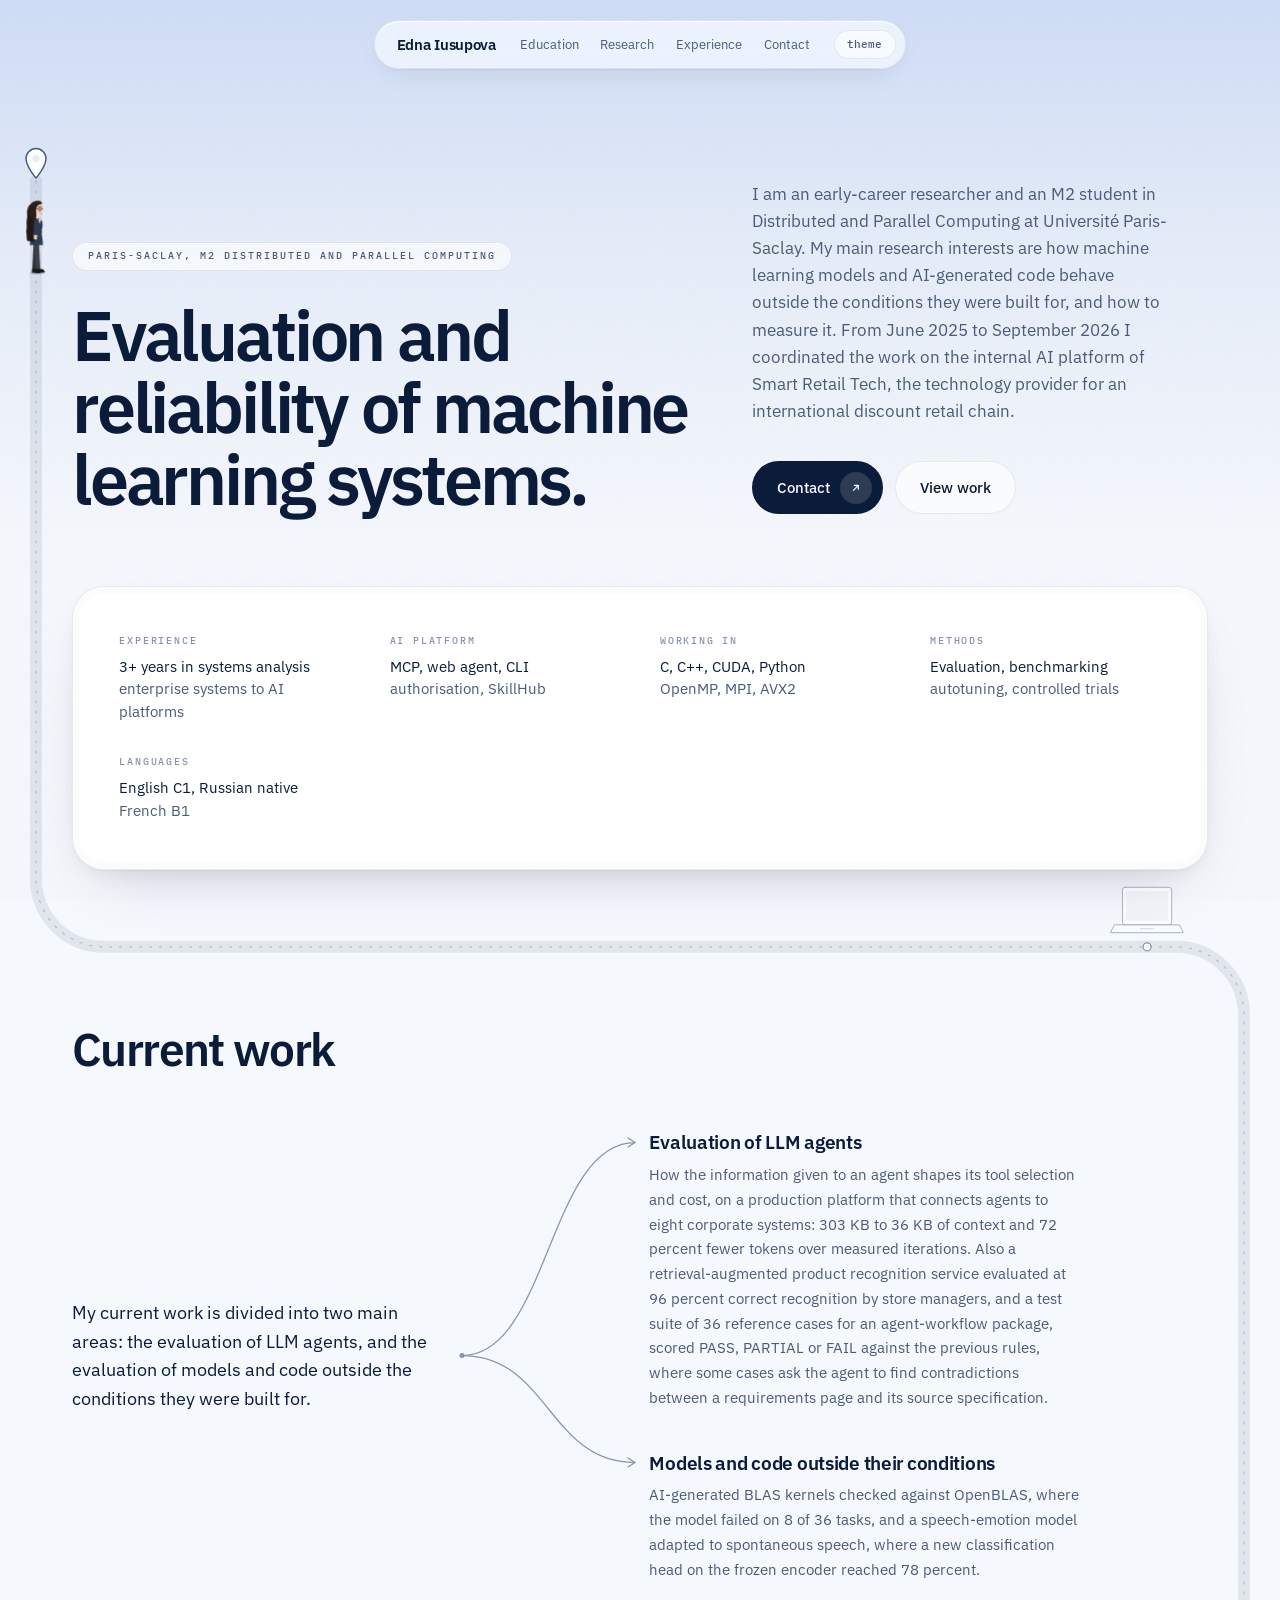
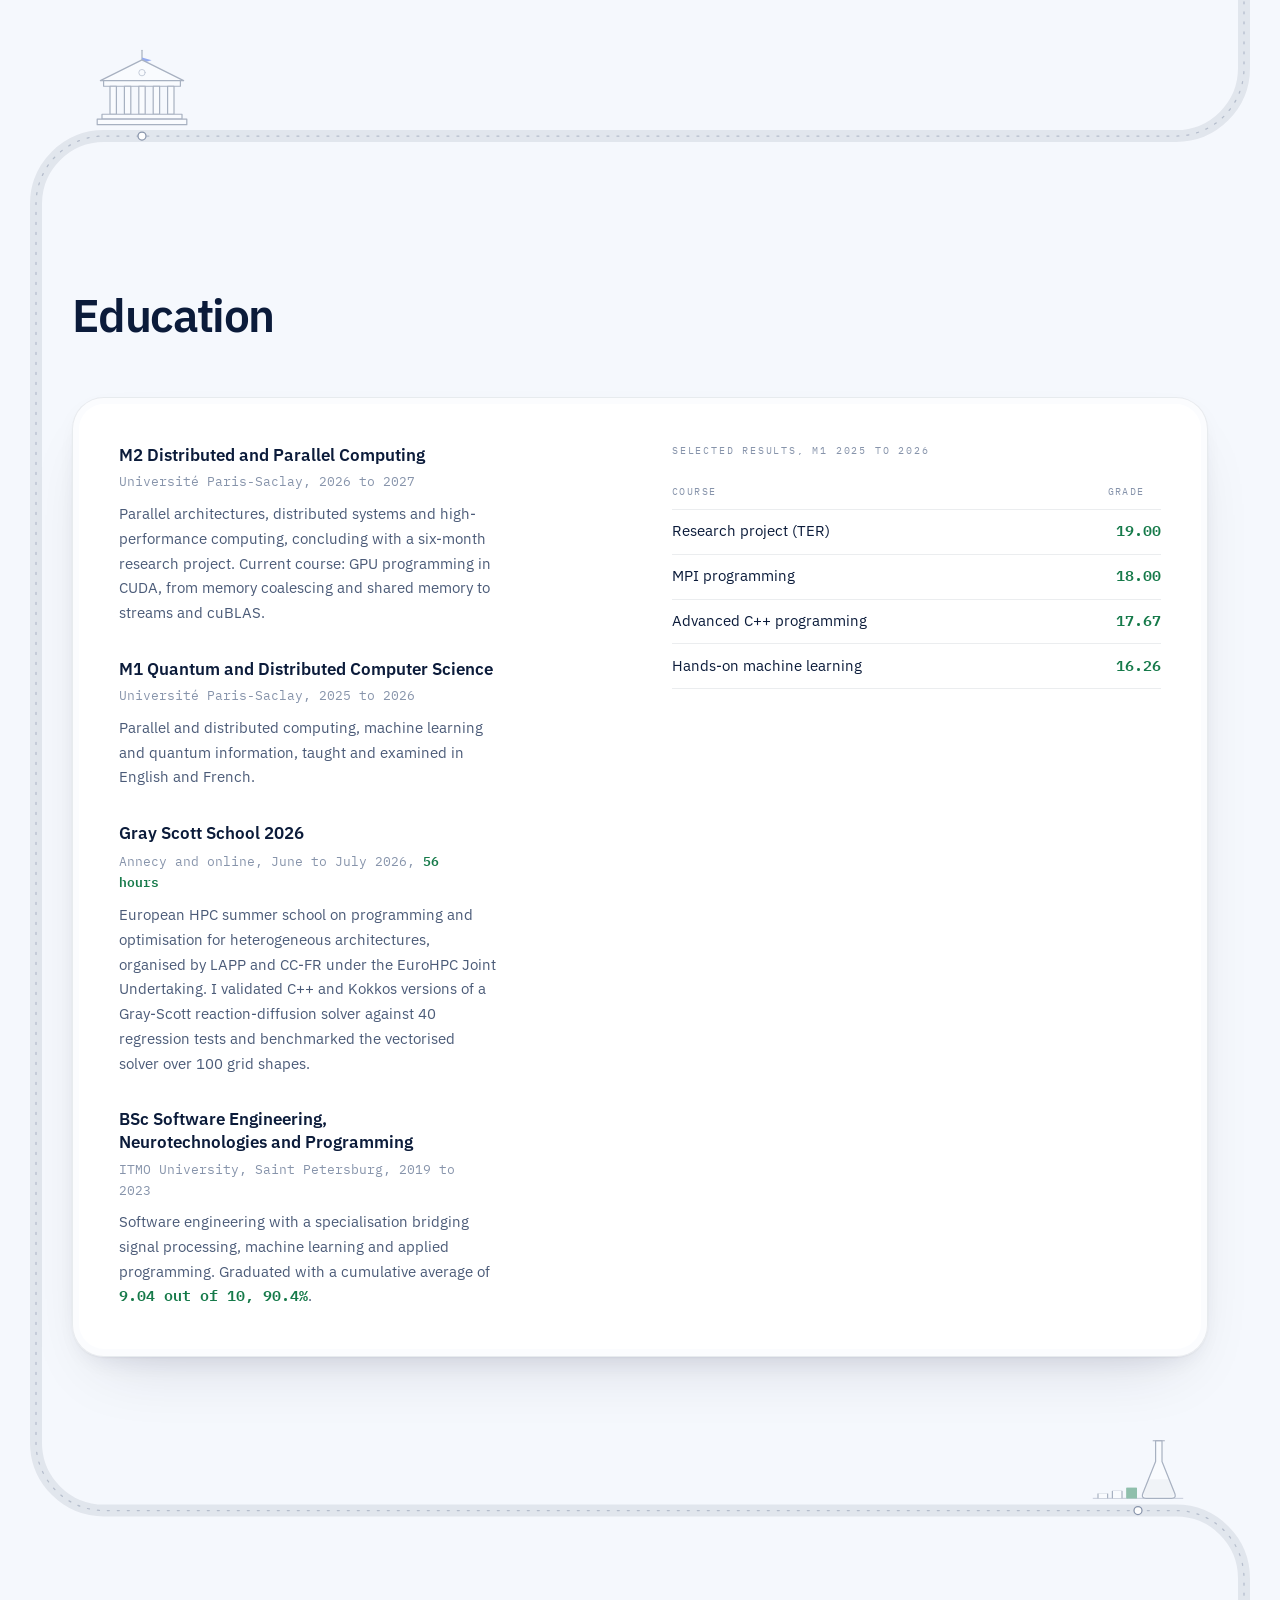
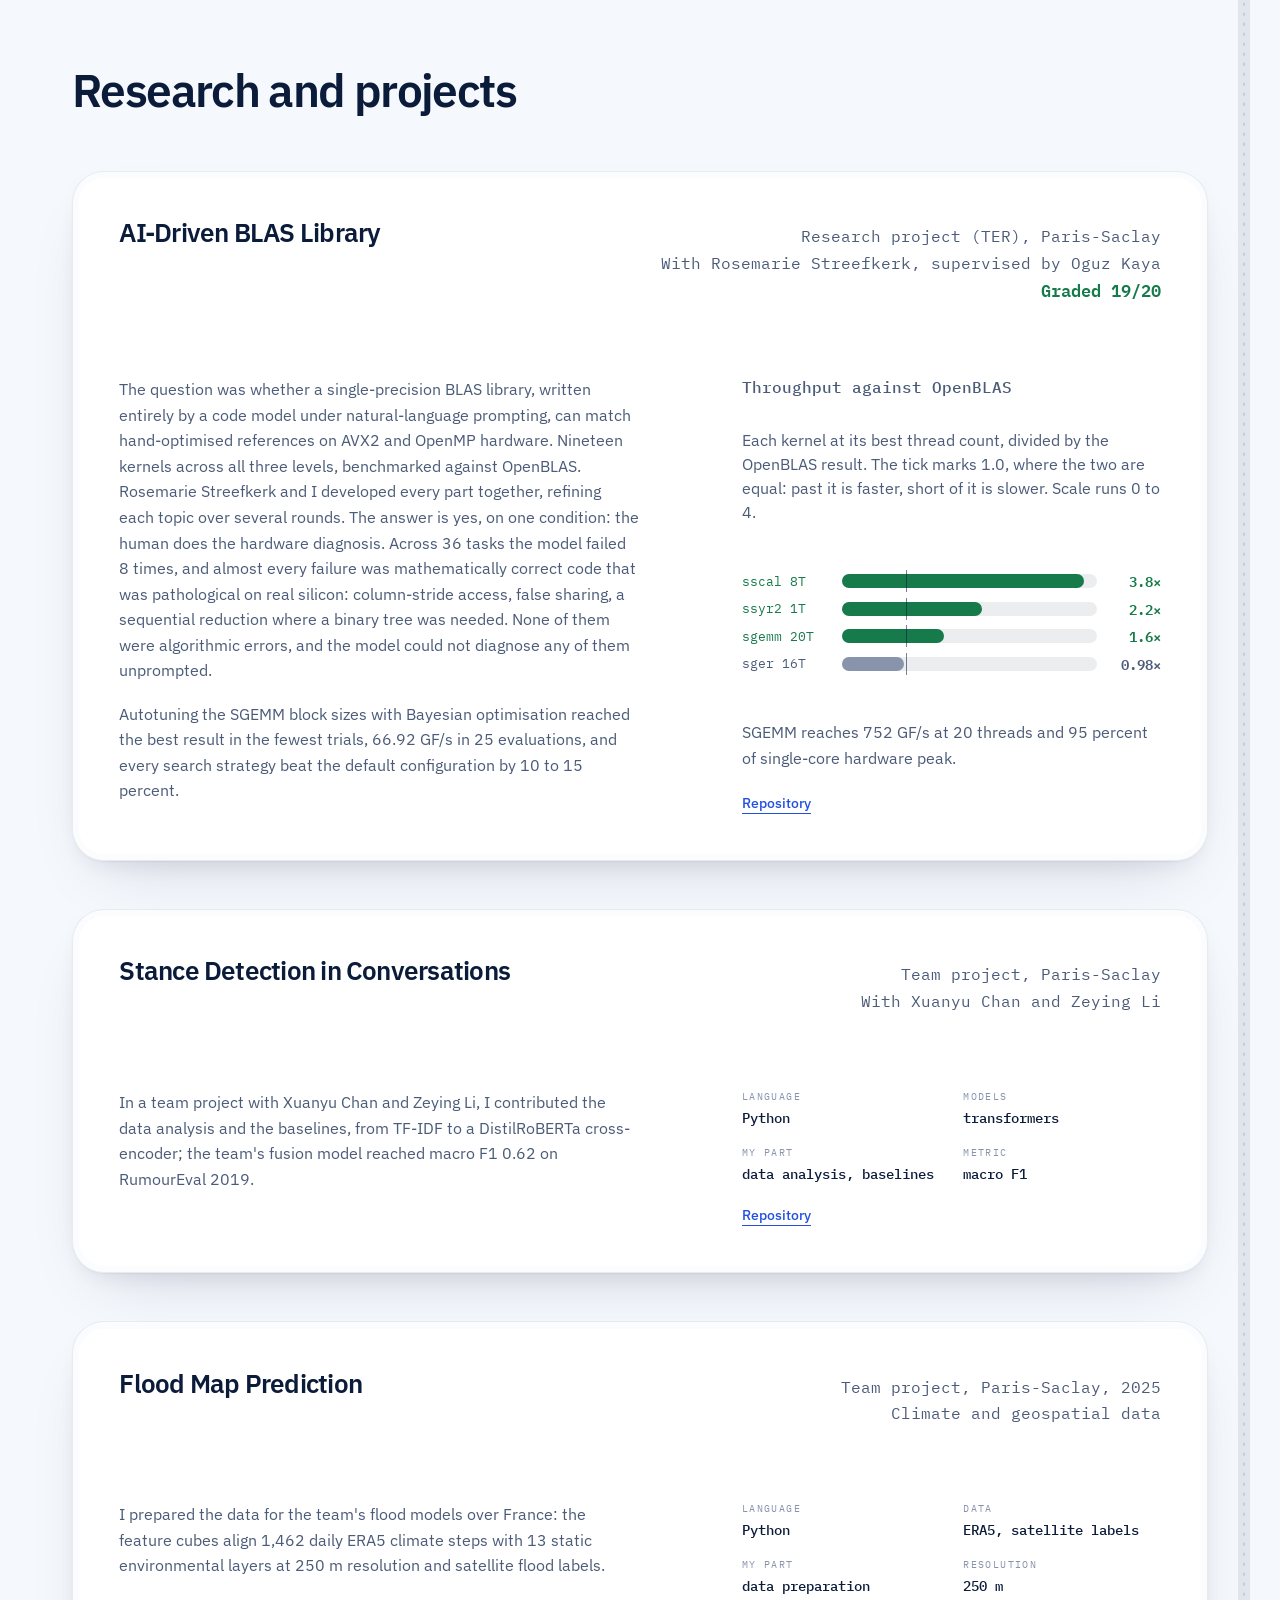
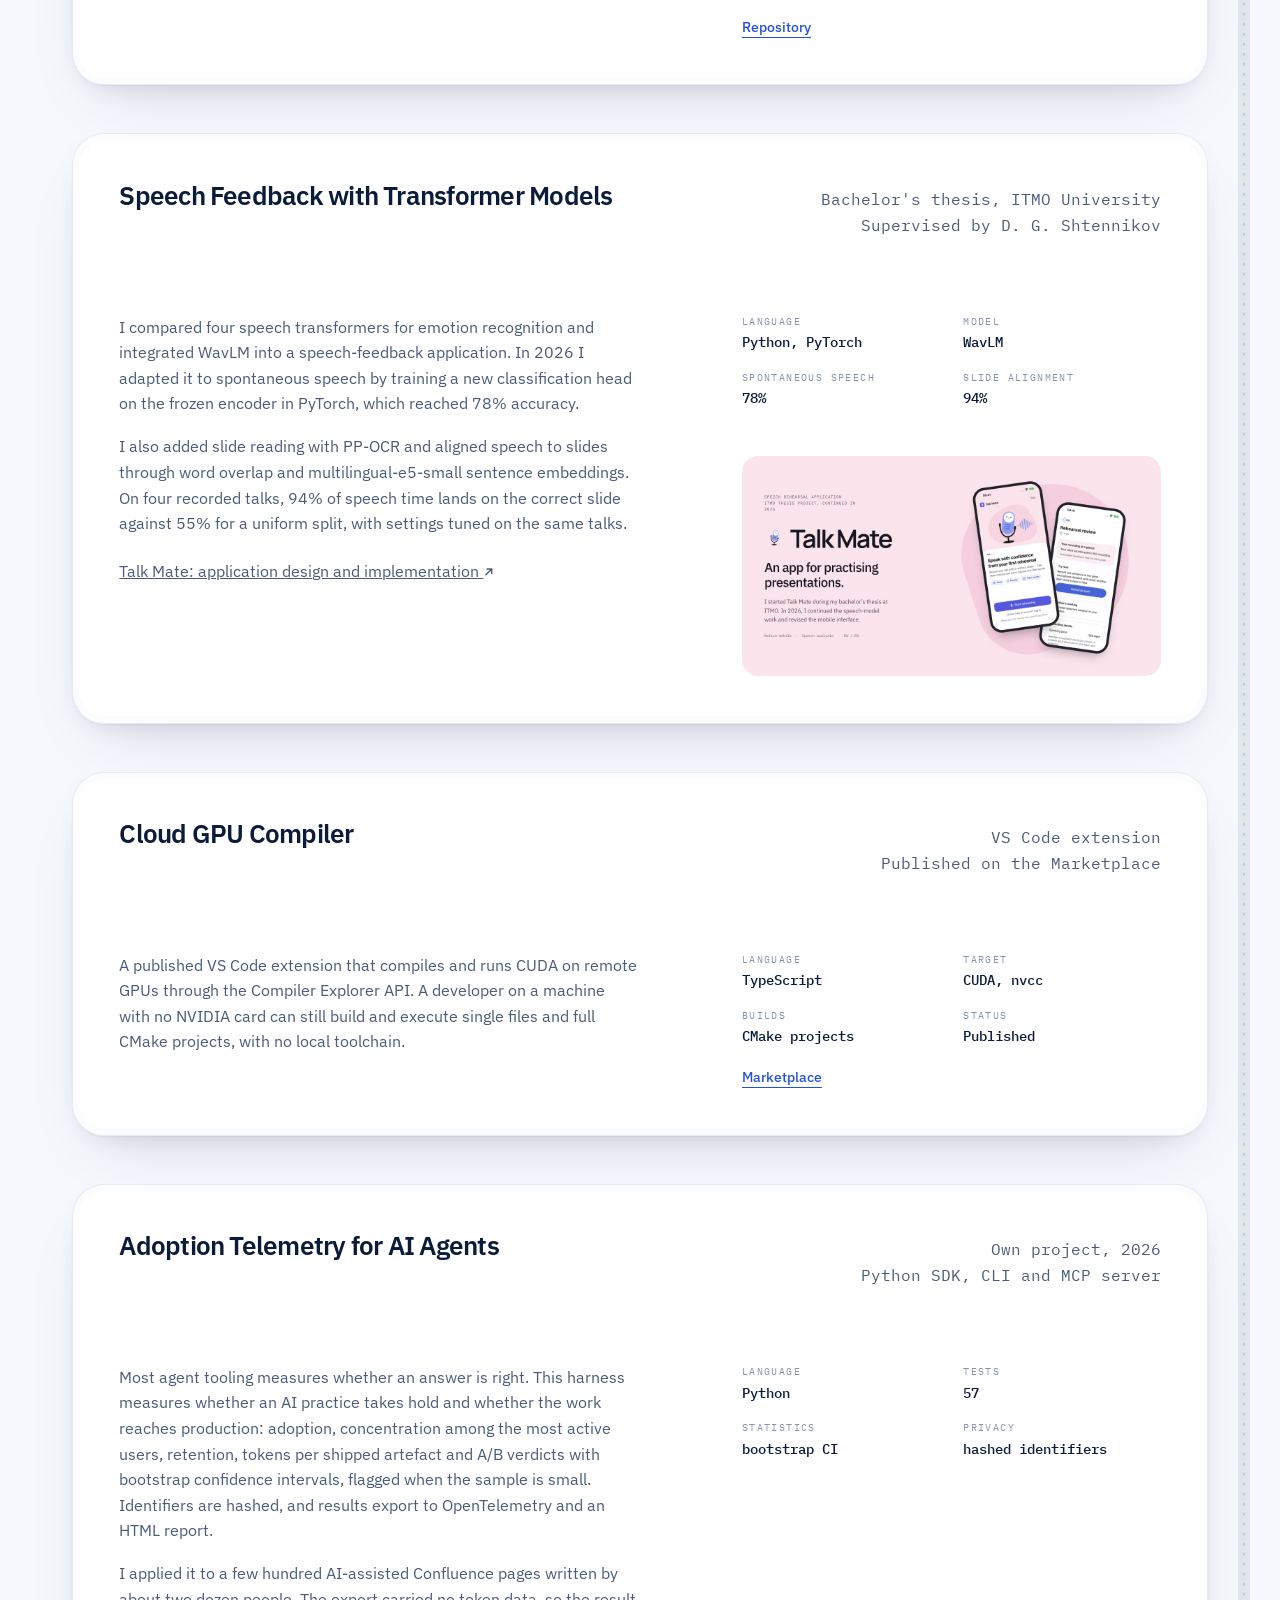
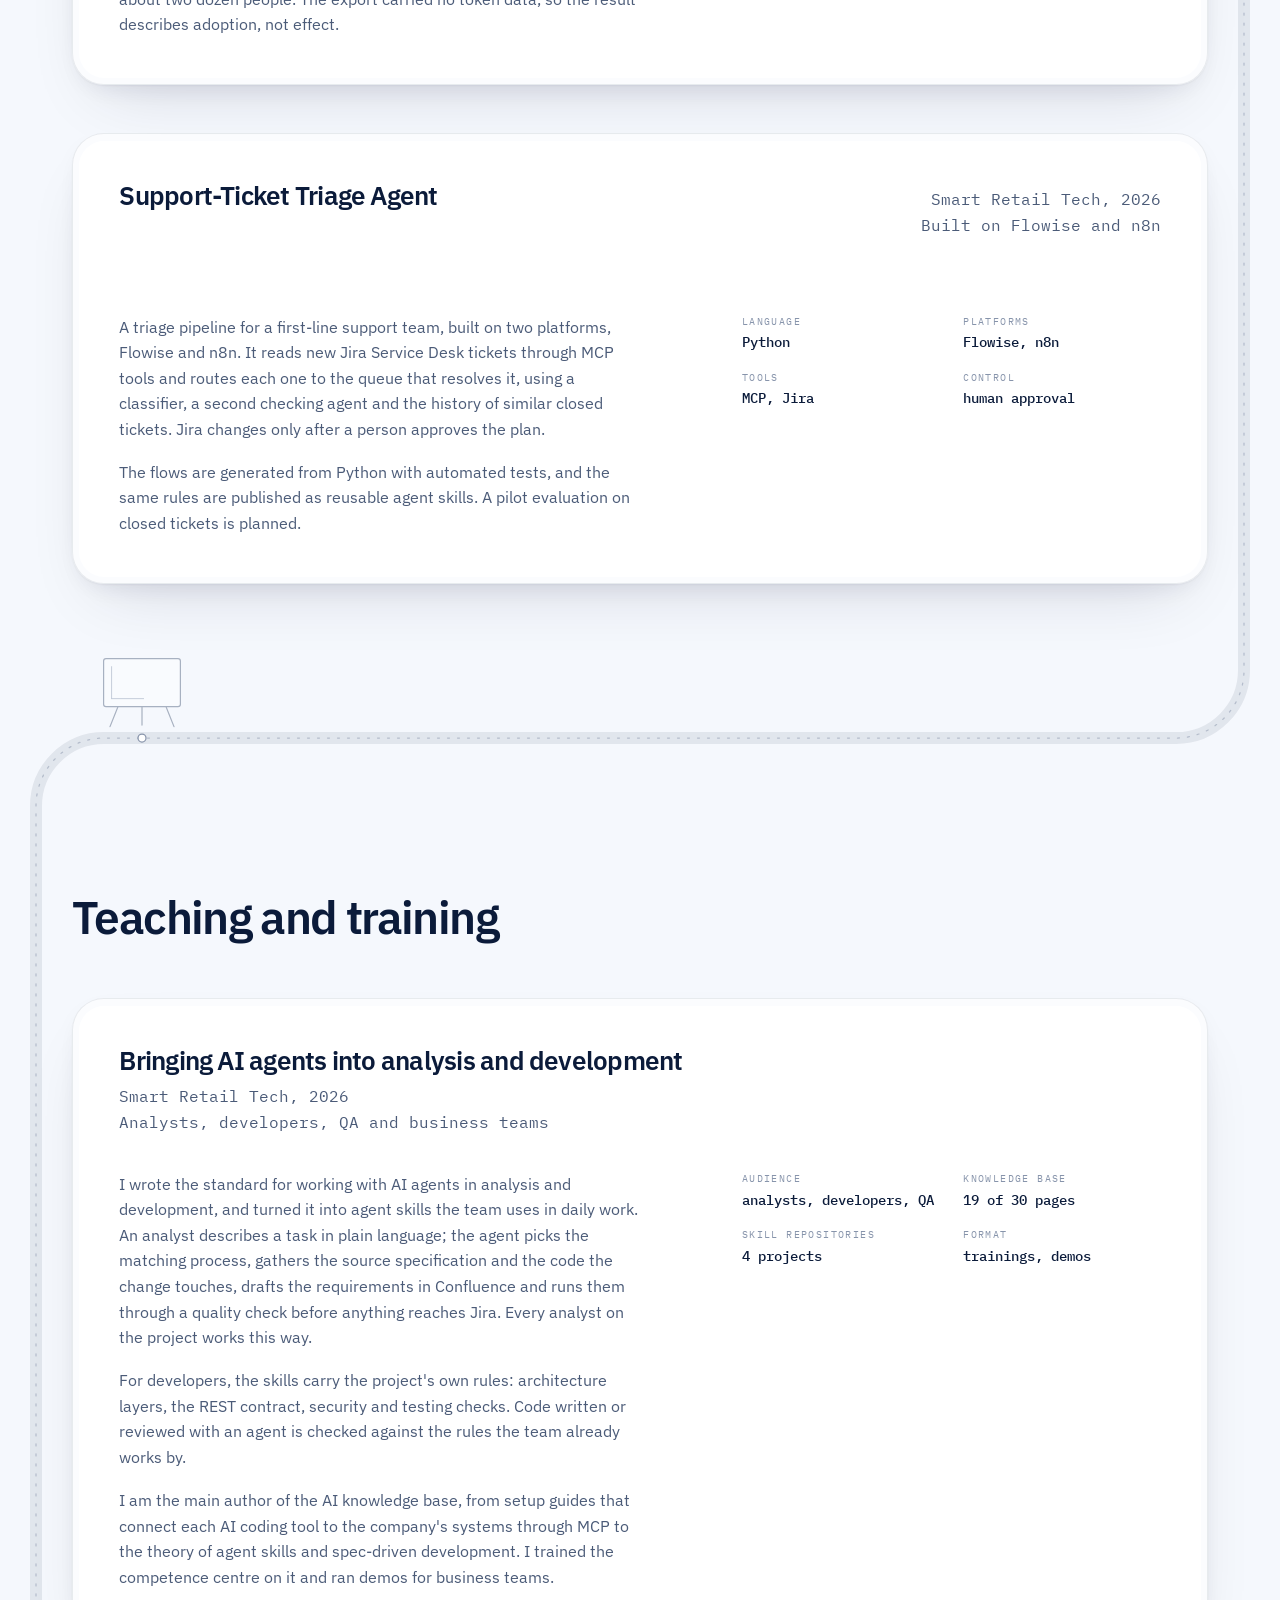
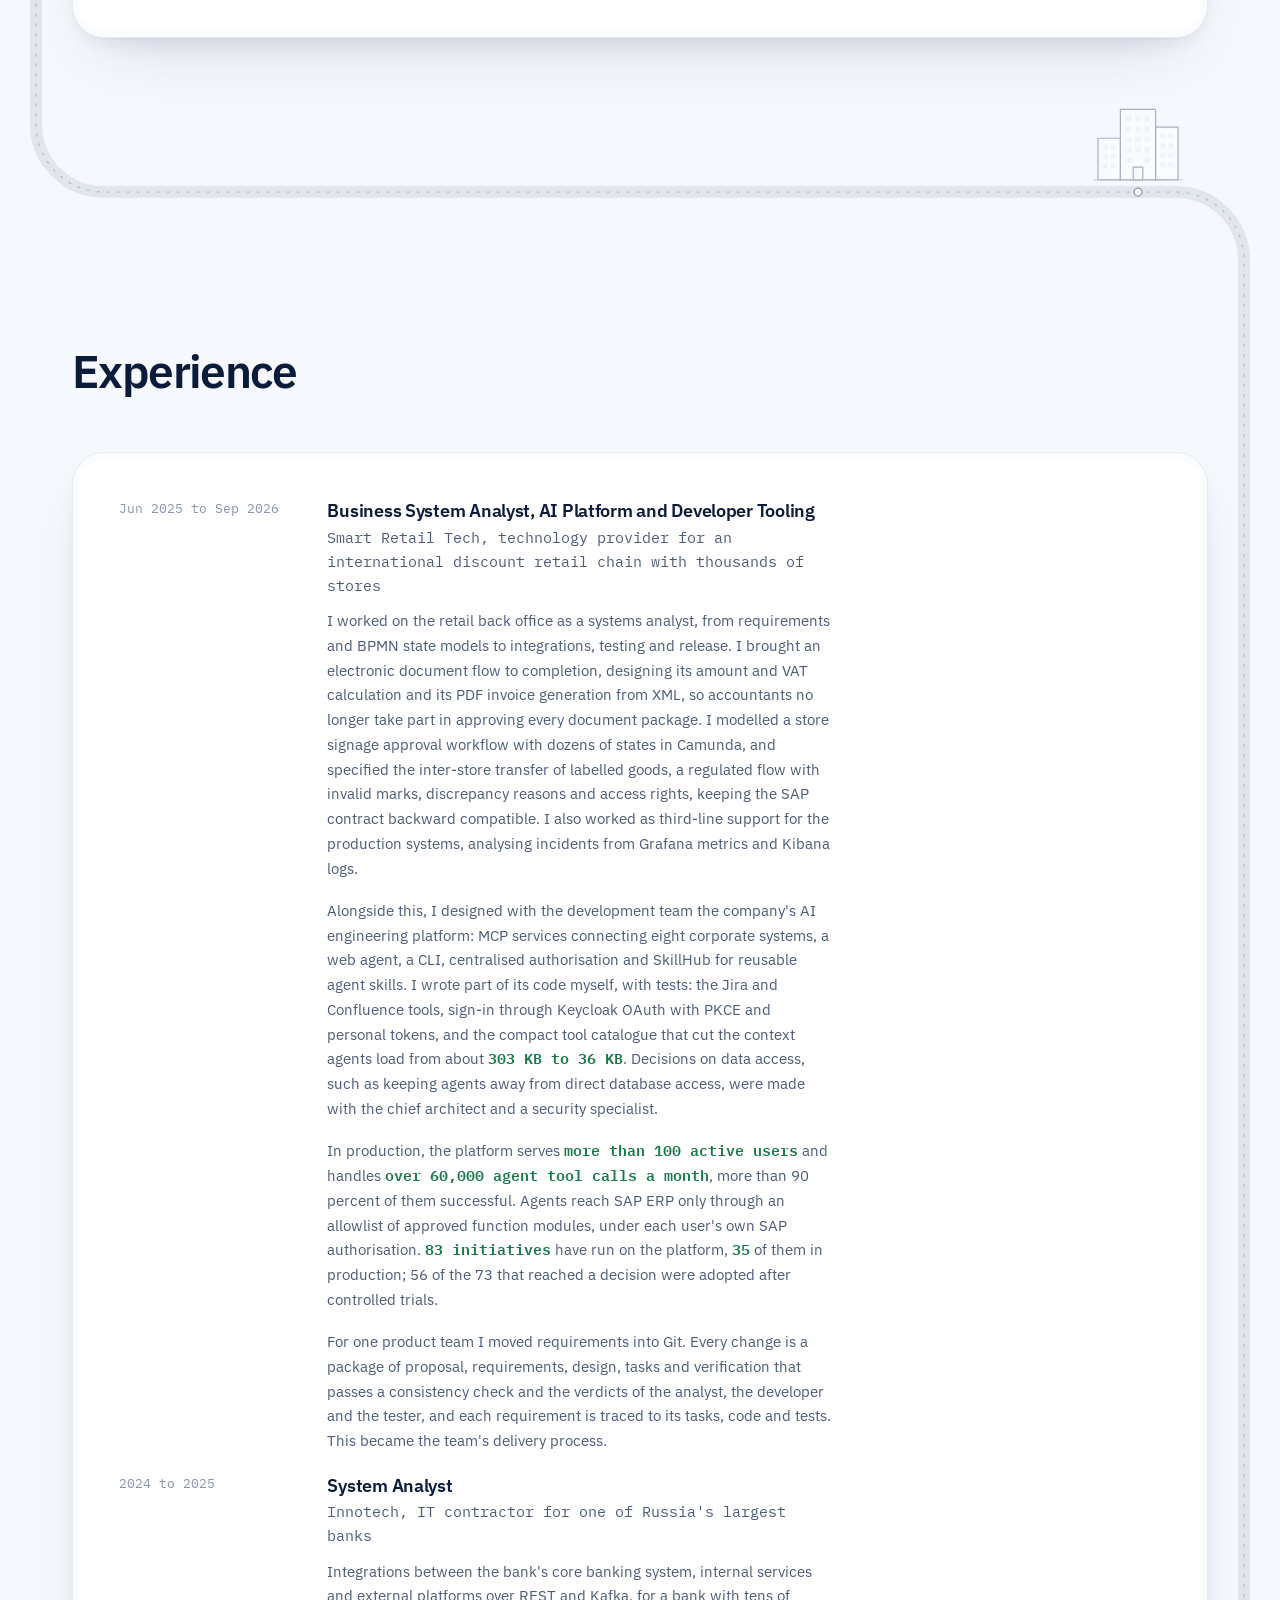
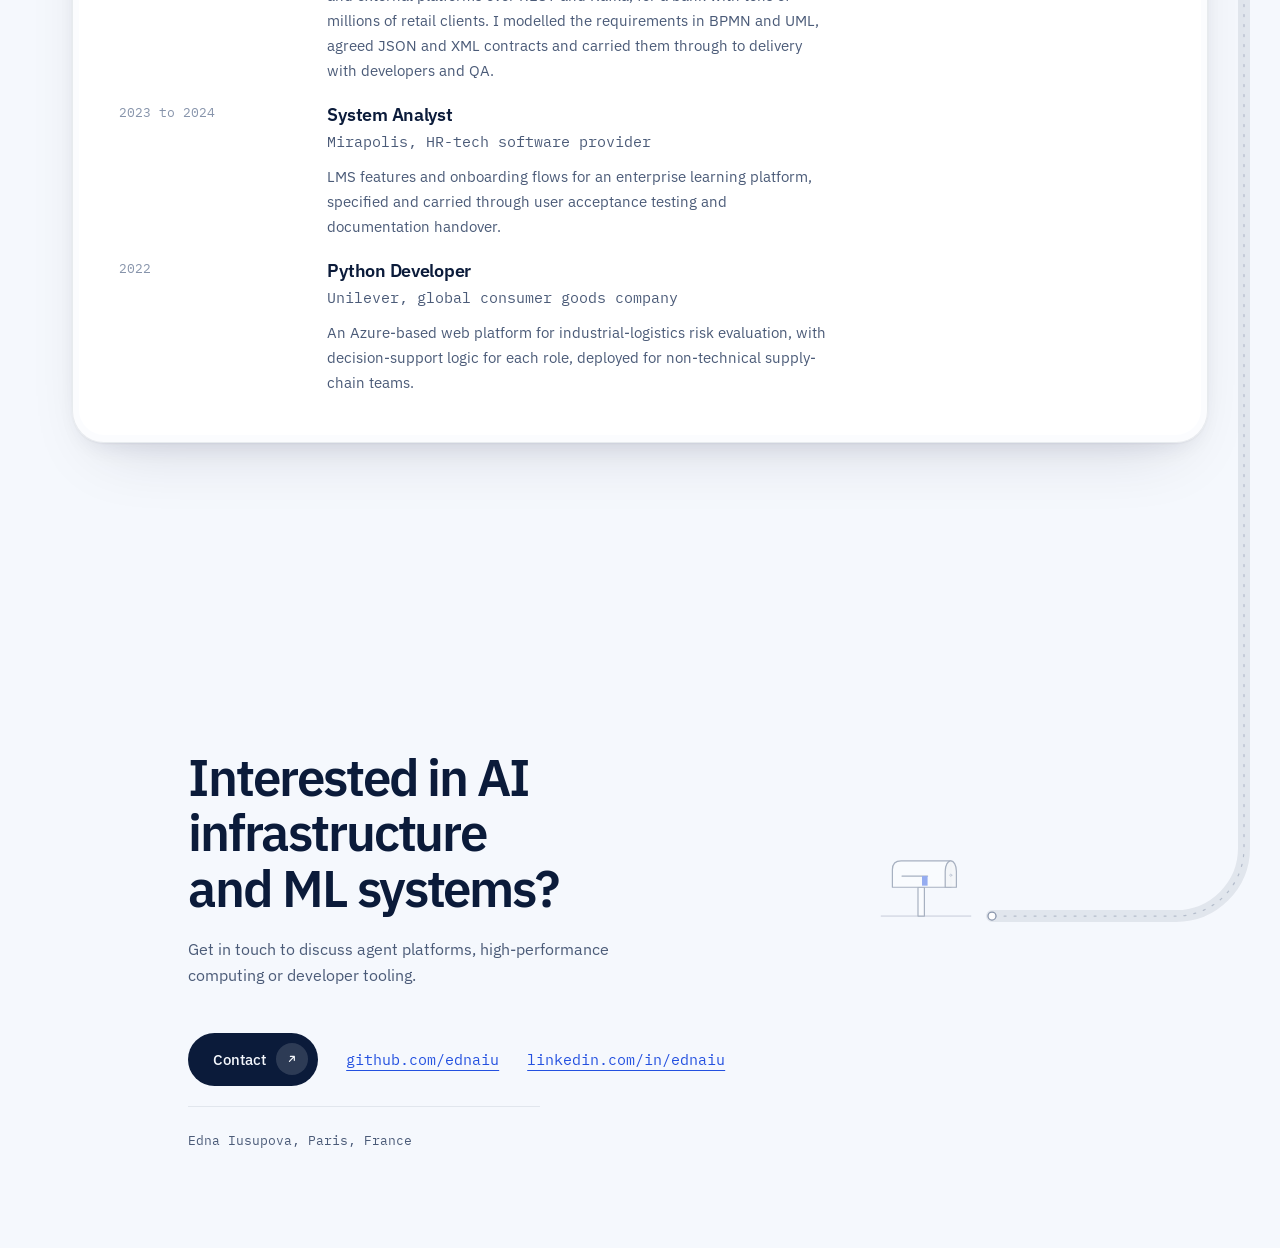
<file: index.html>
<!doctype html>
<html lang="en">
<head>
<meta charset="utf-8">
<meta name="viewport" content="width=device-width, initial-scale=1">
<title>Edna Iusupova, evaluation and reliability of machine learning systems</title>
<meta name="description" content="Early-career researcher and M2 student in Distributed and Parallel Computing at Université Paris-Saclay, working on the evaluation of LLM agents and of machine learning models and code outside the conditions they were built for.">
<link rel="canonical" href="https://ednaiu.github.io/">
<meta property="og:type" content="profile">
<meta property="og:title" content="Edna Iusupova, evaluation and reliability of machine learning systems">
<meta property="og:description" content="Evaluation and reliability of machine learning systems: LLM agents, AI-generated code, models under distribution shift.">
<meta property="og:url" content="https://ednaiu.github.io/">
<meta name="twitter:card" content="summary">
<link rel="icon" href="data:image/svg+xml,%3Csvg%20xmlns='http://www.w3.org/2000/svg'%20viewBox='0%200%2032%2032'%3E%3Crect%20width='32'%20height='32'%20fill='%2316171A'/%3E%3Ctext%20x='16'%20y='22.5'%20font-family='Helvetica,Arial,sans-serif'%20font-size='15'%20font-weight='700'%20fill='%23FBFCFB'%20text-anchor='middle'%3EEI%3C/text%3E%3C/svg%3E">
<link rel="preconnect" href="https://fonts.googleapis.com">
<link rel="preconnect" href="https://fonts.gstatic.com" crossorigin>
<link rel="stylesheet" href="https://fonts.googleapis.com/css2?family=IBM+Plex+Mono:wght@400;500;600&family=IBM+Plex+Sans:wght@400;500;600;700&display=swap">
<style>
:root{
  --ground:#F5F8FD;
  --shell:rgba(255,255,255,.6);
  --shell-ring:rgba(11,27,58,.08);
  --core:rgba(255,255,255,.92);
  --ink:#0B1B3A;
  --ink-2:#4B5B78;
  --ink-3:#8794AB;
  --ink-read:#2C3B58;
  --hair:rgba(11,27,58,.08);
  --link:#2350E0;
  --good:#167A4A;
  --mark-n:#8794AB;
  --mark-bad:#A8412F;
  --focus:#1F6FEB;
  --amb:0 1px 2px rgba(11,27,58,.05), 0 10px 30px -12px rgba(11,27,58,.12), 0 30px 70px -30px rgba(11,27,58,.16);
  --inset:inset 0 1px 0 rgba(255,255,255,.9);

  --f-sans:"IBM Plex Sans","Segoe UI",sans-serif;
  --f-mono:"IBM Plex Mono",ui-monospace,"SF Mono",Menlo,monospace;
  --ease:cubic-bezier(.32,.72,0,1);

  --r-out:2rem;
  --r-in:calc(2rem - .4rem);
  --shell-pad:.4rem;
  --shell-w:76rem;
  --pad:clamp(1.1rem,4vw,2.5rem);
  --sec:clamp(6rem,12vw,10rem);
}
@media (prefers-color-scheme:dark){
  :root:not([data-theme="light"]){
    --ground:#0A1120;
    --shell:rgba(190,212,255,.05);
    --shell-ring:rgba(190,212,255,.1);
    --core:#111A2B;
    --ink:#E8EEF8;
    --ink-2:#9AA8BF;
    --ink-3:#6F7D94;
    --ink-read:#C2CDDE;
    --hair:rgba(190,212,255,.09);
    --link:#8DB4FF;
    --good:#5CC48F;
    --mark-n:#66748A;
    --mark-bad:#E08A72;
    --focus:#5C9DFF;
    --amb:0 1px 2px rgba(0,0,0,.5), 0 14px 40px -14px rgba(0,0,0,.7);
    --inset:inset 0 1px 0 rgba(255,255,255,.06);
  }
}
:root[data-theme="dark"]{
  --ground:#0A1120; --shell:rgba(190,212,255,.05); --shell-ring:rgba(190,212,255,.1);
  --core:#111A2B; --ink:#E8EEF8; --ink-2:#9AA8BF; --ink-3:#6F7D94; --ink-read:#C2CDDE; --hair:rgba(190,212,255,.09);
  --link:#8DB4FF; --good:#5CC48F; --mark-n:#66748A; --mark-bad:#E08A72; --focus:#5C9DFF;
  --amb:0 1px 2px rgba(0,0,0,.5), 0 14px 40px -14px rgba(0,0,0,.7);
  --inset:inset 0 1px 0 rgba(255,255,255,.06);
}

*{box-sizing:border-box}
html{-webkit-text-size-adjust:100%;scroll-behavior:smooth}
@media (prefers-reduced-motion:reduce){html{scroll-behavior:auto}}
body{margin:0;background:var(--ground);color:var(--ink);
  font:400 16px/1.65 var(--f-sans);-webkit-font-smoothing:antialiased}
/* light theme: blue light from the top of the screen and a fine grain; fixed layers so phones keep it in place */
body::before,body::after{content:"";position:fixed;inset:0;z-index:-1;pointer-events:none}
body::before{background:linear-gradient(180deg,#CFDDF6 0%,#E6EDF9 28%,#F5F8FD 60%)}
body::after{opacity:.05;mix-blend-mode:multiply;
  background-image:url("data:image/svg+xml,%3Csvg xmlns='http://www.w3.org/2000/svg' width='160' height='160'%3E%3Cfilter id='n'%3E%3CfeTurbulence type='fractalNoise' baseFrequency='.9' numOctaves='3' stitchTiles='stitch'/%3E%3C/filter%3E%3Crect width='100%25' height='100%25' filter='url(%23n)'/%3E%3C/svg%3E")}
@media (prefers-color-scheme:dark){:root:not([data-theme="light"]) body::before,:root:not([data-theme="light"]) body::after{display:none}}
:root[data-theme="dark"] body::before,:root[data-theme="dark"] body::after{display:none}
@media print{body::before,body::after{display:none}}
h1,h2,h3{margin:0;text-wrap:balance}
p{margin:0}
a{color:inherit}
:focus-visible{outline:2px solid var(--focus);outline-offset:4px;border-radius:6px}
.skip{position:absolute;left:-9999px;background:var(--core);padding:.7rem 1.1rem;border-radius:999px;z-index:60}
.skip:focus{left:1rem;top:1rem}
.shell{max-width:var(--shell-w);margin:0 auto;padding:0 var(--pad)}

/* ---------- floating island nav ---------- */
.nav{position:sticky;top:0;z-index:40;padding:1.25rem var(--pad) 0;pointer-events:none}
.nav-in{pointer-events:auto;width:max-content;max-width:100%;margin:0 auto;display:flex;
  align-items:center;gap:1.5rem;padding:.55rem .55rem .55rem 1.35rem;border-radius:999px;
  background:var(--shell);backdrop-filter:blur(20px) saturate(1.6);
  -webkit-backdrop-filter:blur(20px) saturate(1.6);
  box-shadow:var(--amb),var(--inset);border:1px solid var(--shell-ring)}
.mark{font:600 .9375rem/1 var(--f-sans);letter-spacing:-.02em;text-decoration:none;white-space:nowrap}
.nav-links{display:flex;align-items:center;gap:1.35rem}
.nav-links a{font:400 .8125rem/1 var(--f-sans);color:var(--ink-2);text-decoration:none;
  transition:color .7s var(--ease)}
.nav-links a:hover{color:var(--ink)}
.tgl{font:500 .6875rem/1 var(--f-mono);color:var(--ink-2);background:var(--shell);
  border:1px solid var(--shell-ring);border-radius:999px;padding:.5rem .8rem;cursor:pointer;
  transition:transform .7s var(--ease),color .7s var(--ease)}
.tgl:hover{color:var(--ink)}
.tgl:active{transform:scale(.96)}

/* ---------- hero: editorial split ---------- */
.hero{padding:clamp(4rem,10vw,7rem) 0 clamp(3rem,6vw,4.5rem);
  display:grid;grid-template-columns:1fr;gap:2.5rem}
@media (min-width:60rem){.hero{grid-template-columns:1.15fr .85fr;gap:4rem;align-items:end}}
.pill{display:inline-block;border-radius:999px;padding:.42rem .95rem;
  background:var(--shell);border:1px solid var(--shell-ring);box-shadow:var(--inset);
  font:500 10px/1.4 var(--f-mono);letter-spacing:.2em;text-transform:uppercase;color:var(--ink-2);
  margin-bottom:1.75rem}
.hero h1{font:600 clamp(2.6rem,6.4vw,4.4rem)/1.02 var(--f-sans);letter-spacing:-.045em;max-width:15ch}
.hero .sub{font-size:1.0625rem;line-height:1.6;color:var(--ink-2);max-width:42ch}
.cta-row{display:flex;flex-wrap:wrap;gap:.75rem;margin-top:2.25rem}
.btn{display:inline-flex;align-items:center;gap:.6rem;border-radius:999px;text-decoration:none;
  font:500 .9375rem/1 var(--f-sans);padding:.6rem .6rem .6rem 1.5rem;border:1px solid transparent;
  transition:transform .7s var(--ease),background .7s var(--ease),color .7s var(--ease)}
.btn:active{transform:scale(.98)}
.btn .ico{width:2rem;height:2rem;border-radius:999px;display:grid;place-items:center;
  font-size:.8125rem;transition:transform .7s var(--ease)}
.btn:hover .ico{transform:translate(3px,-2px) scale(1.06)}
.btn-primary{background:var(--ink);color:var(--ground)}
.btn-primary .ico{background:rgba(255,255,255,.14)}
.btn-ghost{background:var(--shell);color:var(--ink);border-color:var(--shell-ring);
  box-shadow:var(--inset);padding:.6rem 1.5rem}

/* ---------- double bezel ---------- */
.bez{background:var(--shell);border:1px solid var(--shell-ring);border-radius:var(--r-out);
  padding:var(--shell-pad);box-shadow:var(--amb)}
.bez + .bez{margin-top:1.5rem}
.core{background:var(--core);border-radius:var(--r-in);box-shadow:var(--inset);
  padding:clamp(1.5rem,3.5vw,2.5rem)}

/* ---------- proof chart ---------- */
.proof{display:grid;gap:2.5rem}
@media (min-width:62rem){.proof{grid-template-columns:.85fr 1.15fr;gap:4rem;align-items:center}}
.proof .lede{font:600 clamp(1.5rem,2.6vw,2rem)/1.15 var(--f-sans);letter-spacing:-.03em;margin-bottom:.9rem}
.proof .lede b{color:var(--good);font-weight:600}
.proof .say{color:var(--ink-2);font-size:.9375rem;max-width:34ch}
.chart-t{font:500 .8125rem/1.4 var(--f-mono);color:var(--ink);margin-bottom:.35rem}
.chart-s{font:400 .8125rem/1.55 var(--f-sans);color:var(--ink-3);margin-bottom:1.6rem;max-width:44ch}
.bars{display:grid;gap:.85rem}
.bar-row{display:grid;grid-template-columns:5.25rem 1fr 3rem;align-items:center;gap:1rem}
.bar-name{font:400 .8125rem/1 var(--f-mono);color:var(--ink-2);white-space:nowrap}
.bar-track{display:block;height:14px;border-radius:7px;background:var(--hair)}
.bar-fill{display:block;height:14px;border-radius:7px;background:var(--mark-n)}
.bar-val{font:600 .875rem/1 var(--f-mono);font-variant-numeric:tabular-nums;
  color:var(--ink-2);text-align:right}
.bar-row.lead .bar-fill{background:var(--good)}
.bar-row.lead .bar-name,.bar-row.lead .bar-val{color:var(--good)}
.bars.ratio .bar-track{position:relative}
.bars.ratio .bar-track::after{content:"";position:absolute;left:25%;top:-4px;bottom:-4px;
  width:1px;background:var(--ink);opacity:.55}
.bar-row.bad .bar-fill{background:var(--mark-bad)}
.bar-row.bad .bar-name,.bar-row.bad .bar-val{color:var(--mark-bad)}
.bar-row.par .bar-val{color:var(--ink-2)}
.chart-note{margin-top:1.6rem;font:400 .8125rem/1.65 var(--f-sans);color:var(--ink-3);max-width:46ch}

/* ---------- identity strip ---------- */
.ident{display:grid;grid-template-columns:repeat(auto-fit,minmax(12rem,1fr));gap:2rem 2.5rem}
.ident .k{font:500 10px/1.4 var(--f-mono);letter-spacing:.18em;text-transform:uppercase;
  color:var(--ink-3);margin-bottom:.5rem}
.ident .v{font-size:.9375rem;line-height:1.5}
.ident .v em{font-style:normal;color:var(--ink-2)}

/* ---------- sections ---------- */
.sec{padding:var(--sec) 0}
.sec-t{font:600 clamp(1.9rem,4vw,2.9rem)/1.1 var(--f-sans);letter-spacing:-.035em;margin-bottom:3.5rem}

.focus{display:grid;gap:2.25rem;position:relative}
.f-root{font-size:1.125rem;line-height:1.6;color:var(--ink);max-width:34ch;text-wrap:pretty}
.f-side{display:grid;gap:2.5rem}
.f-side h3{font:600 1.1875rem/1.3 var(--f-sans);letter-spacing:-.015em;margin-bottom:.5rem}
.f-side p{color:var(--ink-2);font-size:.9375rem;max-width:48ch;text-wrap:pretty}
.f-arrows{display:none}
@media (min-width:60rem){
  .focus{grid-template-columns:minmax(0,1fr) 7rem minmax(0,1.2fr);gap:0;align-items:center}
  .f-root{grid-column:1}
  .f-side{grid-column:3}
  .f-arrows{display:block;position:absolute;left:0;top:0;width:100%;height:100%;overflow:visible;pointer-events:none}
}
.f-arrows path{fill:none;stroke:var(--ink-3);stroke-width:1.25;stroke-linecap:round;stroke-linejoin:round;
  stroke-dasharray:1;stroke-dashoffset:0}
.f-arrows circle{fill:var(--ink-3)}
html.js .focus:not(.in) .f-arrows path{stroke-dashoffset:1}
html.js .f-arrows path{transition:stroke-dashoffset .9s var(--ease) .35s}
html.js .f-arrows path.head{transition-delay:1.05s;transition-duration:.3s}
@media (prefers-reduced-motion:reduce){html.js .f-arrows path{transition:none}}

/* ---------- projects ---------- */
.work{display:grid;gap:1.5rem}
.job{display:grid;grid-template-columns:1fr;gap:1.75rem}
@media (min-width:60rem){.job{grid-template-columns:1.15fr .85fr;gap:3.5rem}}
.job-head{display:flex;align-items:baseline;justify-content:space-between;gap:1rem 2rem;
  flex-wrap:wrap;margin-bottom:1.25rem}
@media (min-width:60rem){.job-head{grid-column:1 / -1}}
.job h3{font:600 1.6rem/1.15 var(--f-sans);letter-spacing:-.03em}
.cred{font:400 .8125rem/1.7 var(--f-mono);color:var(--ink-3);text-align:left}
@media (min-width:60rem){.cred{text-align:right}}
.cred .grade{display:block;margin-top:.2rem;font:600 1.0625rem/1.3 var(--f-mono);color:var(--good);
  font-variant-numeric:tabular-nums}
.job p{color:var(--ink-2);font-size:.9688rem;max-width:52ch}
.job-aside{display:grid;gap:1.5rem;align-content:start}
.job.head-col{row-gap:1rem}
.job.head-col .job-head{flex-direction:column;align-items:flex-start;gap:.5rem}
.job.head-col .cred{text-align:left}
.stack{display:grid;grid-template-columns:repeat(2,minmax(0,1fr));gap:1.15rem 1.5rem}
.stack .k{font:400 10px/1.4 var(--f-mono);letter-spacing:.14em;text-transform:uppercase;
  color:var(--ink-3);margin-bottom:.3rem}
.stack .v{font:500 .875rem/1.35 var(--f-mono);color:var(--ink);font-variant-numeric:tabular-nums}
.job-links{display:flex;flex-wrap:wrap;gap:1.25rem}
.job-links a{font:500 .875rem/1 var(--f-sans);color:var(--link);text-decoration:none;
  border-bottom:1px solid currentColor;padding-bottom:3px;transition:opacity .7s var(--ease)}
.job-links a:hover{opacity:.6}

/* ---------- experience ---------- */
.xp{display:grid;gap:1.25rem}
.xp-row{display:grid;grid-template-columns:1fr;gap:.6rem}
@media (min-width:60rem){.xp-row{grid-template-columns:10rem 1fr;gap:3rem}}
.xp-when{font:400 .8125rem/1.6 var(--f-mono);color:var(--ink-3);font-variant-numeric:tabular-nums}
.xp-what h3{font:600 1.125rem/1.3 var(--f-sans);letter-spacing:-.015em;margin-bottom:.2rem}
.xp-co{font:400 .8125rem/1.6 var(--f-mono);color:var(--ink-3);margin-bottom:.7rem}
.xp-what p{color:var(--ink-2);font-size:.9375rem;max-width:56ch}

/* ---------- education ---------- */
.edu{display:grid;grid-template-columns:1fr;gap:2.5rem}
@media (min-width:60rem){.edu{grid-template-columns:1fr 1fr;gap:4rem}}
.deg + .deg{margin-top:2rem}
.deg h3{font:600 1.0625rem/1.35 var(--f-sans);margin-bottom:.35rem}
.deg .m{font:400 .8125rem/1.6 var(--f-mono);color:var(--ink-3);margin-bottom:.55rem}
.deg p{color:var(--ink-2);font-size:.9375rem;max-width:42ch}
.hl{font-family:var(--f-mono);font-weight:600;color:var(--good);font-variant-numeric:tabular-nums}
.tablewrap{overflow-x:auto}
table{border-collapse:collapse;width:100%;font-size:.9375rem}
caption{text-align:left;font:400 10px/1.4 var(--f-mono);letter-spacing:.18em;text-transform:uppercase;
  color:var(--ink-3);padding-bottom:1.1rem}
th,td{text-align:left;padding:.6rem 1rem .6rem 0;border-bottom:1px solid var(--hair);white-space:nowrap}
th{font:400 10px/1.4 var(--f-mono);letter-spacing:.14em;text-transform:uppercase;color:var(--ink-3);font-weight:400}
td.num{font-family:var(--f-mono);font-variant-numeric:tabular-nums;text-align:right;padding-right:0}
td.num b{font-weight:600;color:var(--good)}

/* ---------- contact ---------- */
.contact{padding:var(--sec) 0 clamp(4rem,8vw,6rem)}
.contact h2{font:600 clamp(2rem,4.4vw,3.2rem)/1.08 var(--f-sans);letter-spacing:-.04em;max-width:18ch}
.contact p{margin-top:1.25rem;color:var(--ink-2);max-width:44ch}
.reach{display:flex;flex-wrap:wrap;gap:1.75rem;margin-top:2.75rem;align-items:center}
.reach a.plain{font:400 .9375rem/1 var(--f-mono);color:var(--link);text-decoration:underline;
  text-decoration-thickness:1px;text-underline-offset:5px;transition:opacity .7s var(--ease)}
.reach a.plain:hover{opacity:.6}
.scene-slot{display:none}
@media (min-width:80rem){
  .contact{display:grid;grid-template-columns:minmax(0,40rem) 14rem;column-gap:2.5rem;justify-content:center}
  .contact>*{grid-column:1}
  .contact .scene-slot{display:block;grid-column:2;grid-row:1}
}
.foot{margin-top:4.5rem;padding-top:1.5rem;border-top:1px solid var(--hair);
  font:400 .8125rem/1.6 var(--f-mono);color:var(--ink-3)}

/* ---------- trail walker ---------- */
main{position:relative}
.trail{display:none}
@media (min-width:80rem){
  .trail{display:block;position:absolute;inset:0;z-index:1;pointer-events:none;overflow:hidden}
}
.trail-map{position:absolute;left:0;top:0;width:100%;height:100%;overflow:visible}
.trail .road{fill:none;stroke:var(--hair);stroke-linecap:round;stroke-linejoin:round}
.trail .lane{fill:none;stroke:var(--ink-3);stroke-width:1.25;stroke-dasharray:2 8;stroke-linecap:round;opacity:.5}
.trail .stop{fill:var(--core);stroke:var(--ink-3);stroke-width:1.25;transition:fill .5s var(--ease),stroke .5s var(--ease)}
.trail .stop.on{fill:var(--ink-2);stroke:var(--ink-2)}
.trail .ico{fill:var(--core);stroke:var(--ink-2);stroke-width:1.5;stroke-linejoin:round;stroke-linecap:round;
  opacity:.45;transition:opacity .8s var(--ease)}
.trail .ico.on{opacity:1}
.trail .ico .soft{fill:var(--hair);stroke:none}
.trail .ico .thin{fill:none;stroke:var(--ink-3);stroke-width:1.2}
.trail .ico .good{fill:var(--good);stroke:var(--good)}
.trail .ico .flagc{fill:var(--link);stroke:none}
.trail .ico .mb-hole{fill:#000;fill-opacity:.55;stroke:none}
.trail .ico .line{opacity:0;transition:opacity .35s var(--ease)}
.trail .ico.on .line{opacity:1}
.trail .ico .grow{transform-box:fill-box;transform-origin:50% 100%;transform:scaleY(.2);transition:transform 1s var(--ease)}
.trail .ico.on .grow{transform:none}
.trail .ico .raise{transform:translateY(9px);transition:transform 1.2s var(--ease) .2s}
.trail .ico.on .raise{transform:none}
.trail .ico .draw{stroke-dasharray:90;stroke-dashoffset:90;transition:stroke-dashoffset 1.4s var(--ease) .2s}
.trail .ico.on .draw{stroke-dashoffset:0}
.trail .ico .win{transition:fill .6s ease}
.trail .ico.on .win{fill:#F2C66D}
.trail .ico .bub{transform-box:fill-box;opacity:0}
.trail .ico.on .bub{animation:bub 1.8s ease-out 3}
@keyframes bub{0%{opacity:0;transform:none}25%{opacity:1}100%{opacity:0;transform:translateY(-18px)}}
.trail .mailbox{pointer-events:visiblePainted;cursor:pointer}
.walker .w-fig{pointer-events:visiblePainted;cursor:pointer}
.w-cap{opacity:0;transform:translateY(-8px);transition:opacity .4s var(--ease),transform .6s var(--ease)}
.walker.capped .w-cap{opacity:1;transform:none}
.w-capc{fill:var(--g-cap)}
.w-tassel{fill:none;stroke:var(--g-gold);stroke-width:.7}
.w-cover{fill:#9C3D2E}
.w-text{fill:none;stroke:#8A9099;stroke-width:.6;stroke-linecap:round}
.w-gutter{fill:none;stroke:#C3C9D0;stroke-width:.6}
.w-edge{fill:none;stroke:#9C3D2E;stroke-width:1.2;stroke-linecap:round}
.w-spine{fill:none;stroke:#7A2E22;stroke-width:.8;stroke-linecap:round}
.w-pages{fill:#FAFAF7;stroke:#C9CED6;stroke-width:.35}
.w-torch,.w-pool{display:none}
.w-torchc{fill:#C9CDD3}
.w-pool{fill:#FFE7A8}
.bubble{position:absolute;left:0;top:0;transform:translate(-50%,-100%);opacity:0;transition:opacity .3s var(--ease);
  font:500 .75rem/1 var(--f-mono);color:var(--ink);background:var(--core);border:1px solid var(--shell-ring);
  box-shadow:var(--amb);padding:.5rem .75rem;border-radius:999px;white-space:nowrap;pointer-events:none}
.bubble.on{opacity:1}
.plane{position:absolute;left:0;top:0;width:84px;height:40px;overflow:visible;opacity:0;pointer-events:none;
  transform-origin:50% 50%;will-change:transform,opacity}
.p-body,.p-wing{fill:var(--core);stroke:var(--ink-2);stroke-width:1.2;stroke-linejoin:round;stroke-linecap:round}
.p-fin{fill:var(--link);stroke:var(--ink-2);stroke-width:1.2;stroke-linejoin:round}
.p-stripe{fill:none;stroke:var(--link);stroke-width:1.6;stroke-linecap:round}
.p-shield{fill:rgba(140,184,247,.35);stroke:var(--ink-2);stroke-width:.8;stroke-linejoin:round}
.p-skin{fill:var(--g-skin)}
.p-hair{fill:var(--g-hair)}
.p-glass{fill:rgba(255,255,255,.2);stroke:var(--g-line);stroke-width:.6}
.p-prop{fill:var(--ink-3);opacity:.7;transform-box:fill-box;transform-origin:center}
.plane.flying .p-prop{animation:prop .14s linear infinite}
.p-hub{fill:var(--ink-2)}
@keyframes prop{0%,100%{transform:scaleY(1)}50%{transform:scaleY(.12)}}
@media (prefers-reduced-motion:reduce){
  .trail .ico *,.w-cap{transition:none!important;animation:none!important}
  .w-flipper{display:none}
}
.walker{position:absolute;left:0;top:0;overflow:visible;opacity:0;will-change:transform}
.walker,.plane{
  --g-skin:#F4D6C2;--g-blush:#EBA39B;--g-mouth:#B0605A;--g-hair:#2C1E19;--g-hair-2:#231813;--g-gold:#C9A253;
  --g-blazer:#2F3B52;--g-blazer-2:#232D40;--g-shirt:#FAFAF7;--g-trouser:#3B4049;--g-trouser-2:#2D3138;
  --g-shoe:#17181B;--g-line:#1A1C20;--g-cap:#1F2433}
.trail.on .walker{opacity:1}
@media (prefers-color-scheme:dark){
  :root:not([data-theme="light"]) .walker,:root:not([data-theme="light"]) .plane{--g-hair:#4B362D;--g-hair-2:#3E2C24;--g-blazer:#4C6189;
    --g-blazer-2:#3B4C6D;--g-trouser:#5B626D;--g-trouser-2:#474D57;--g-shoe:#33363B;--g-cap:#46546F}
  :root:not([data-theme="light"]) .w-torch,:root:not([data-theme="light"]) .w-pool{display:inline}
}
:root[data-theme="dark"] .walker,:root[data-theme="dark"] .plane{--g-hair:#4B362D;--g-hair-2:#3E2C24;--g-blazer:#4C6189;
  --g-blazer-2:#3B4C6D;--g-trouser:#5B626D;--g-trouser-2:#474D57;--g-shoe:#33363B;--g-cap:#46546F}
:root[data-theme="dark"] .w-torch,:root[data-theme="dark"] .w-pool{display:inline}
.w-shadow{fill:var(--ink);opacity:.12}
.w-skin{fill:var(--g-skin)}
.w-blush{fill:var(--g-blush);opacity:.5}
.w-hair{fill:var(--g-hair)}
.w-hair2{fill:var(--g-hair-2)}
.w-blazer{fill:var(--g-blazer)}
.w-blazer2,.w-button{fill:var(--g-blazer-2)}
.w-shirt{fill:var(--g-shirt)}
.w-trouser{fill:var(--g-trouser)}
.w-trouser2{fill:var(--g-trouser-2)}
.w-shoe{fill:var(--g-shoe)}
.w-eye{fill:var(--g-line);transform-box:fill-box;transform-origin:center;animation:blink 5.5s infinite}
.w-mouth{fill:none;stroke:var(--g-mouth);stroke-width:.7;stroke-linecap:round}
.w-brow{fill:none;stroke:var(--g-hair);stroke-width:.85;stroke-linecap:round}
.w-gold{fill:var(--g-gold)}
.w-lapel{fill:none;stroke:var(--g-blazer-2);stroke-width:.9;stroke-linecap:round}
.w-glasses rect{fill:rgba(255,255,255,.18);stroke:var(--g-line);stroke-width:.75}
.w-glasses path{fill:none;stroke:var(--g-line);stroke-width:.75;stroke-linecap:round}
@keyframes blink{0%,95%,100%{transform:scaleY(1)}97%{transform:scaleY(.1)}}
@media (prefers-reduced-motion:reduce){.w-eye{animation:none}}

/* ---------- motion ---------- */
.reveal{opacity:1;transform:none;filter:none}
html.js .reveal{opacity:0;transform:translateY(3rem);filter:blur(8px);
  transition:opacity .9s var(--ease),transform .9s var(--ease),filter .9s var(--ease)}
html.js .reveal.in{opacity:1;transform:none;filter:none}
@media (prefers-reduced-motion:reduce){
  html.js .reveal{opacity:1!important;transform:none!important;filter:none!important;transition:none}
}

/* ---------- trail strip: below 80rem the walk moves into a floating island at the bottom ---------- */
@media (max-width:79.98rem){
  body{padding-bottom:5rem}
  .trail{display:block;position:fixed;z-index:30;left:0;right:0;bottom:.75rem;margin:0 auto;
    width:calc(100% - 1.5rem);max-width:30rem;height:3.75rem;pointer-events:none;overflow:visible;
    border-radius:1.25rem;background:var(--shell);border:1px solid var(--shell-ring);
    backdrop-filter:blur(20px) saturate(1.6);-webkit-backdrop-filter:blur(20px) saturate(1.6);
    box-shadow:var(--amb),var(--inset);opacity:0;transform:translateY(1.5rem);
    transition:opacity .7s var(--ease),transform .7s var(--ease)}
  .trail.on{opacity:1;transform:none;pointer-events:auto;cursor:pointer;-webkit-tap-highlight-color:transparent}
  .trail .stop{stroke-width:1}
  .plane{width:60px;height:29px}
  .bubble{font-size:.6875rem;padding:.4rem .65rem}
}

@media (max-width:48rem){
  :root{--sec:3.5rem;--r-out:1.5rem;--r-in:calc(1.5rem - .3rem);--shell-pad:.3rem}
  body{overflow-x:hidden}
  .shell{padding:0 1rem}
  /* reading on a phone: one flat card instead of the double bezel, darker and larger body text */
  .bez{padding:0;background:none;border:0;box-shadow:none}
  .bez + .bez{margin-top:1rem}
  .core{padding:1.4rem 1.15rem;border-radius:1.25rem;border:1px solid var(--shell-ring);box-shadow:var(--amb),var(--inset)}
  .job p,.xp-what p,.deg p,.f-side p,.chart-s,.chart-note,.contact p{font-size:1rem;line-height:1.62;color:var(--ink-read)}
  .hero .sub{color:var(--ink-read)}
  .cred,.xp-co,.deg .m{font-family:var(--f-sans);font-size:.875rem;line-height:1.5}
  .cred .grade{font-size:1rem}
  .chart-t{font-family:var(--f-sans);font-weight:600;font-size:.9375rem}
  .sec-t{margin-bottom:1.75rem}
  .hero{padding-top:2.75rem;gap:1.75rem}
  .pill{max-width:100%;white-space:normal;letter-spacing:.12em;border-radius:1rem;margin-bottom:1.25rem}
  .cta-row{margin-top:1.75rem}
  .ident{grid-template-columns:repeat(2,minmax(0,1fr));gap:1.5rem 1.25rem}
  .ident>:last-child{grid-column:1 / -1}
  .job h3{font-size:1.4rem}
  .job-head{margin-bottom:.5rem}
  .stack{gap:1rem 1.25rem}
  .stack .v{overflow-wrap:anywhere}
  .bar-row{grid-template-columns:4.5rem 1fr 2.75rem;gap:.75rem}
  /* the focus diagram: a rail from the main question down to its two branches */
  .focus{gap:1.5rem}
  .f-side{position:relative;padding-left:1.4rem;gap:1.75rem}
  .f-side::before{content:"";position:absolute;left:.3rem;top:-1rem;bottom:.6rem;width:1px;background:var(--ink-3);opacity:.5}
  .f-side h3{position:relative}
  .f-side h3::before{content:"";position:absolute;left:-1.4rem;top:.55em;width:.65rem;height:.65rem;border-radius:50%;
    background:var(--core);border:1px solid var(--ink-3);box-sizing:border-box}
  .xp-row + .xp-row{padding-top:1.25rem;border-top:1px solid var(--hair)}
  .contact{padding-bottom:2rem}
  .reach{gap:1rem 1.5rem;margin-top:2rem}
  .reach .btn{order:-1;flex:0 0 100%;justify-content:space-between}
  /* the bar: name and theme on one line, sections on the next, both on the same left edge;
     it slides away while the page scrolls down and comes back on the way up */
  .nav{padding:.6rem .75rem 0;transition:transform .5s var(--ease)}
  .nav.away{transform:translateY(calc(-100% - .5rem))}
  .nav:focus-within{transform:none}
  .nav-in{display:grid;grid-template-columns:1fr auto;align-items:center;gap:.35rem .5rem;
    width:100%;padding:.5rem .55rem .45rem 1rem;border-radius:1.1rem}
  .mark{font-size:.875rem}
  .tgl{grid-row:1;grid-column:2;padding:.35rem .65rem;font-size:.625rem}
  .nav-links{grid-row:2;grid-column:1 / -1;justify-content:space-between;gap:.5rem;padding-right:.45rem}
  .nav-links a{font-size:.75rem;padding:.3rem 0}
}
@media print{
  .nav,.tgl,.skip,.cta-row,.trail{display:none}
  body{background:#fff;color:#000;font-size:11pt}
  .bez{box-shadow:none;border:0;padding:0}
  .core{box-shadow:none;padding:0}
  .sec{padding:1.25rem 0}
}
</style>
<link rel="alternate" hreflang="en" href="https://ednaiu.github.io/">
<link rel="alternate" hreflang="x-default" href="https://ednaiu.github.io/">
<meta name="geo.region" content="FR-IDF">
<meta name="geo.placename" content="Paris, France">
<meta name="author" content="Edna Iusupova">
<script type="application/ld+json">
{
  "@context": "https://schema.org",
  "@type": "Person",
  "name": "Edna Iusupova",
  "url": "https://ednaiu.github.io/",
  "jobTitle": "Early-career researcher, M2 student in Distributed and Parallel Computing",
  "description": "Early-career researcher and M2 student in Distributed and Parallel Computing at Université Paris-Saclay, working on the evaluation of LLM agents and of machine learning models and code outside the conditions they were built for.",
  "email": "mailto:edna.iusupova@universite-paris-saclay.fr",
  "address": {"@type": "PostalAddress", "addressRegion": "Ile-de-France", "addressCountry": "FR"},
  "homeLocation": {"@type": "Place", "address": {"@type": "PostalAddress", "addressLocality": "Paris", "addressCountry": "FR"}},
  "nationality": {"@type": "Country", "name": "Russia"},
  "alumniOf": [
    {"@type": "CollegeOrUniversity", "name": "Université Paris-Saclay", "sameAs": "https://www.universite-paris-saclay.fr/"},
    {"@type": "CollegeOrUniversity", "name": "ITMO University", "sameAs": "https://itmo.ru/"}
  ],
  "knowsAbout": [
    "Evaluation of AI-generated code", "Large language model agents", "Model Context Protocol",
    "High-performance computing", "GPU programming", "CUDA", "Kernel optimisation",
    "Autotuning", "Bayesian optimisation", "Benchmarking", "OpenMP", "MPI",
    "Distributed systems", "PyTorch", "Python", "C++", "Developer tooling"
  ],
  "knowsLanguage": [
    {"@type": "Language", "name": "English", "alternateName": "en"},
    {"@type": "Language", "name": "Russian", "alternateName": "ru"},
    {"@type": "Language", "name": "French", "alternateName": "fr"}
  ],
  "sameAs": [
    "https://github.com/ednaiu",
    "https://www.linkedin.com/in/ednaiu/",
    "https://marketplace.visualstudio.com/items?itemName=EdnaIusupova.cuda-cloud-compiler"
  ]
}
</script>
<script>document.documentElement.classList.add("js");</script>
</head>
<body>
<a class="skip" href="#main">Skip to content</a>

<header class="nav">
  <div class="nav-in">
    <a class="mark" href="#main">Edna Iusupova</a>
    <nav class="nav-links" aria-label="Sections">
      <a href="#education">Education</a>
      <a href="#work" data-analytics-click="view-work" data-analytics-title="View research projects">Research</a>
      <a href="#experience">Experience</a>
      <a href="#contact">Contact</a>
    </nav>
    <button class="tgl" id="theme" type="button" aria-label="Switch colour theme">theme</button>
  </div>
</header>

<main id="main">
<div class="shell">

  <section class="hero" data-analytics-section="intro">
    <div class="reveal">
      <p class="pill">Paris-Saclay, M2 Distributed and Parallel Computing</p>
      <h1>Evaluation and reliability of machine learning systems.</h1>
    </div>
    <div class="reveal">
      <p class="sub">I am an early-career researcher and an M2 student in Distributed and Parallel
      Computing at Université Paris-Saclay. My main research interests are how machine learning
      models and AI-generated code behave outside the conditions they were built for, and how to
      measure it. From June 2025 to September 2026 I coordinated the work on the internal AI
      platform of Smart Retail Tech, the technology provider for an international discount retail
      chain.</p>
      <div class="cta-row">
        <a class="btn btn-primary" href="mailto:edna.iusupova@universite-paris-saclay.fr" data-analytics-click="contact-email" data-analytics-title="Contact by email">Contact<span class="ico" aria-hidden="true"><svg viewBox="0 0 12 12" width=".75em" height=".75em" aria-hidden="true" style="display:inline-block;vertical-align:-.04em;overflow:visible"><path d="M3 9L9 3M4.2 3H9V7.8" fill="none" stroke="currentColor" stroke-width="1.5" stroke-linecap="round" stroke-linejoin="round"/></svg></span></a>
        <a class="btn btn-ghost" href="#work" data-analytics-click="view-work" data-analytics-title="View research projects">View work</a>
      </div>
    </div>
  </section>


  <div class="bez reveal"><div class="core"><div class="ident">
    <div>
      <p class="k">Experience</p>
      <p class="v">3+ years in systems analysis<br><em>enterprise systems to AI platforms</em></p>
    </div>
    <div>
      <p class="k">AI platform</p>
      <p class="v">MCP, web agent, CLI<br><em>authorisation, SkillHub</em></p>
    </div>
    <div>
      <p class="k">Working in</p>
      <p class="v">C, C++, CUDA, Python<br><em>OpenMP, MPI, AVX2</em></p>
    </div>
    <div>
      <p class="k">Methods</p>
      <p class="v">Evaluation, benchmarking<br><em>autotuning, controlled trials</em></p>
    </div>
    <div>
      <p class="k">Languages</p>
      <p class="v">English C1, Russian native<br><em>French B1</em></p>
    </div>
  </div></div></div>

  <section class="sec" id="focus" data-analytics-section="focus">
    <h2 class="sec-t reveal">Current work</h2>
    <div class="focus reveal">
      <p class="f-root">My current work is divided into two main areas: the evaluation of LLM agents, and the
      evaluation of models and code outside the conditions they were built for.</p>
      <svg class="f-arrows" aria-hidden="true" xmlns="http://www.w3.org/2000/svg"></svg>
      <div class="f-side">
        <div>
          <h3>Evaluation of LLM agents</h3>
          <p>How the information given to an agent shapes its tool selection and cost, on a
          production platform that connects agents to eight corporate systems: 303 KB to 36 KB of
          context and 72 percent fewer tokens over measured iterations. Also a retrieval-augmented
          product recognition service evaluated at 96 percent correct recognition by store managers,
          and a test suite of 36 reference cases for an agent-workflow package, scored PASS, PARTIAL
          or FAIL against the previous rules, where some cases ask the agent to find contradictions
          between a requirements page and its source specification.</p>
        </div>
        <div>
          <h3>Models and code outside their conditions</h3>
          <p>AI-generated BLAS kernels checked against OpenBLAS, where the model failed on 8 of 36
          tasks, and a speech-emotion model adapted to spontaneous speech, where a new classification
          head on the frozen encoder reached 78 percent.</p>
        </div>
      </div>
    </div>
  </section>

  <section class="sec" id="education" data-analytics-section="education">
    <h2 class="sec-t reveal">Education</h2>

    <div class="bez reveal"><div class="core"><div class="edu">
      <div>
        <div class="deg">
          <h3>M2 Distributed and Parallel Computing</h3>
          <p class="m">Université Paris-Saclay, 2026 to 2027</p>
          <p>Parallel architectures, distributed systems and high-performance computing,
          concluding with a six-month research project. Current course: GPU programming in CUDA,
          from memory coalescing and shared memory to streams and cuBLAS.</p>
        </div>
        <div class="deg">
          <h3>M1 Quantum and Distributed Computer Science</h3>
          <p class="m">Université Paris-Saclay, 2025 to 2026</p>
          <p>Parallel and distributed computing, machine learning and quantum information,
          taught and examined in English and French.</p>
        </div>
        <div class="deg">
          <h3>Gray Scott School 2026</h3>
          <p class="m">Annecy and online, June to July 2026, <span class="hl">56 hours</span></p>
          <p>European HPC summer school on programming and optimisation for heterogeneous
          architectures, organised by LAPP and CC-FR under the EuroHPC Joint Undertaking. I validated
          C++ and Kokkos versions of a Gray-Scott reaction-diffusion solver against 40 regression
          tests and benchmarked the vectorised solver over 100 grid shapes.</p>
        </div>
        <div class="deg">
          <h3>BSc Software Engineering, Neurotechnologies and Programming</h3>
          <p class="m">ITMO University, Saint Petersburg, 2019 to 2023</p>
          <p>Software engineering with a specialisation bridging signal processing, machine
          learning and applied programming. Graduated with a cumulative average of
          <span class="hl">9.04 out of 10, 90.4%</span>.</p>
        </div>
      </div>

      <div class="tablewrap">
        <table>
          <caption>Selected results, M1 2025 to 2026</caption>
          <thead>
            <tr><th scope="col">Course</th><th scope="col" style="text-align:right">Grade</th></tr>
          </thead>
          <tbody>
            <tr><td>Research project (TER)</td><td class="num"><b>19.00</b></td></tr>
            <tr><td>MPI programming</td><td class="num"><b>18.00</b></td></tr>
            <tr><td>Advanced C++ programming</td><td class="num"><b>17.67</b></td></tr>
            <tr><td>Hands-on machine learning</td><td class="num"><b>16.26</b></td></tr>
          </tbody>
        </table>
      </div>
    </div></div></div>
  </section>

  <section class="sec" id="work" data-analytics-section="work">
    <h2 class="sec-t reveal">Research and projects</h2>
    <div class="work">

      <article class="bez reveal"><div class="core job">
        <div class="job-head">
          <h3>AI-Driven BLAS Library</h3>
          <p class="cred">
        <span>Research project (TER), Paris-Saclay</span><br>
        <span>With Rosemarie Streefkerk, supervised by Oguz Kaya</span><br>
        <span class="grade">Graded 19/20</span>
          </p>
        </div>
        <div>
          <p>The question was whether a single-precision BLAS library, written entirely by a code
          model under natural-language prompting, can match hand-optimised references on AVX2 and
          OpenMP hardware. Nineteen kernels across all three levels, benchmarked against OpenBLAS.
          Rosemarie Streefkerk and I developed every part together, refining each topic over several
          rounds. The answer is yes, on one condition: the human does the hardware diagnosis. Across 36
          tasks the model failed 8 times, and almost every failure was mathematically correct code
          that was pathological on real silicon: column-stride access, false sharing, a sequential
          reduction where a binary tree was needed. None of them were algorithmic errors, and the
          model could not diagnose any of them unprompted.</p>
          <p style="margin-top:1.1rem">Autotuning the SGEMM block sizes with Bayesian optimisation
          reached the best result in the fewest trials, 66.92 GF/s in 25 evaluations, and every
          search strategy beat the default configuration by 10 to 15 percent.</p>
        </div>
        <div class="job-aside">
          <p class="chart-t">Throughput against OpenBLAS</p>
          <p class="chart-s">Each kernel at its best thread count, divided by the OpenBLAS result.
          The tick marks 1.0, where the two are equal: past it is faster, short of it is slower.
          Scale runs 0 to 4.</p>
          <div class="bars ratio">
            <div class="bar-row lead">
              <span class="bar-name">sscal 8T</span>
              <span class="bar-track"><span class="bar-fill" style="width:95%"></span></span>
              <span class="bar-val">3.8&#215;</span>
            </div>
            <div class="bar-row lead">
              <span class="bar-name">ssyr2 1T</span>
              <span class="bar-track"><span class="bar-fill" style="width:55%"></span></span>
              <span class="bar-val">2.2&#215;</span>
            </div>
            <div class="bar-row lead">
              <span class="bar-name">sgemm 20T</span>
              <span class="bar-track"><span class="bar-fill" style="width:40%"></span></span>
              <span class="bar-val">1.6&#215;</span>
            </div>
            <div class="bar-row par">
              <span class="bar-name">sger 16T</span>
              <span class="bar-track"><span class="bar-fill" style="width:24.5%"></span></span>
              <span class="bar-val">0.98&#215;</span>
            </div>
          </div>
          <p class="chart-note">SGEMM reaches 752 GF/s at 20 threads and 95 percent of single-core
          hardware peak.</p>
          <div class="job-links">
            <a href="https://github.com/ednaiu/2526-m1qdcs-terhpc" data-analytics-click="project-hpc" data-analytics-title="HPC project repository">Repository</a>
          </div>
        </div>
      </div></article>


      <article class="bez reveal"><div class="core job">
        <div class="job-head">
          <h3>Stance Detection in Conversations</h3>
          <p class="cred">
        <span>Team project, Paris-Saclay</span><br>
        <span>With Xuanyu Chan and Zeying Li</span><br>
          </p>
        </div>
        <div>
          <p>In a team project with Xuanyu Chan and Zeying Li, I contributed the data analysis and the
          baselines, from TF-IDF to a DistilRoBERTa cross-encoder; the team's fusion model reached
          macro F1 0.62 on RumourEval 2019.</p>
        </div>
        <div class="job-aside">
          <div class="stack">
            <div><p class="k">Language</p><p class="v">Python</p></div>
            <div><p class="k">Models</p><p class="v">transformers</p></div>
            <div><p class="k">My part</p><p class="v">data analysis, baselines</p></div>
            <div><p class="k">Metric</p><p class="v">macro F1</p></div>
          </div>
          <div class="job-links">
            <a href="https://github.com/ednaiu/Stance-detection-NLP" data-analytics-click="project-stance" data-analytics-title="Stance detection repository">Repository</a>
          </div>
        </div>
      </div></article>

      <article class="bez reveal"><div class="core job">
        <div class="job-head">
          <h3>Flood Map Prediction</h3>
          <p class="cred">
        <span>Team project, Paris-Saclay, 2025</span><br>
        <span>Climate and geospatial data</span><br>
          </p>
        </div>
        <div>
          <p>I prepared the data for the team's flood models over France: the feature cubes align
          1,462 daily ERA5 climate steps with 13 static environmental layers at 250 m resolution
          and satellite flood labels.</p>
        </div>
        <div class="job-aside">
          <div class="stack">
            <div><p class="k">Language</p><p class="v">Python</p></div>
            <div><p class="k">Data</p><p class="v">ERA5, satellite labels</p></div>
            <div><p class="k">My part</p><p class="v">data preparation</p></div>
            <div><p class="k">Resolution</p><p class="v">250 m</p></div>
          </div>
          <div class="job-links">
            <a href="https://github.com/ednaiu/Flood-Prediction-Starting-Kit" data-analytics-click="project-flood" data-analytics-title="Flood prediction repository">Repository</a>
          </div>
        </div>
      </div></article>

      <article class="bez reveal" id="speech-feedback"><div class="core job">
        <div class="job-head">
          <h3>Speech Feedback with Transformer Models</h3>
          <p class="cred">
        <span>Bachelor's thesis, ITMO University</span><br>
        <span>Supervised by D. G. Shtennikov</span><br>
          </p>
        </div>
        <div>
          <p>I compared four speech transformers for emotion recognition and integrated WavLM into a
          speech-feedback application. In 2026 I adapted it to spontaneous speech by training a new
          classification head on the frozen encoder in PyTorch, which reached 78% accuracy.</p>
          <p style="margin-top:1.1rem">I also added slide reading with PP-OCR and aligned speech to
          slides through word overlap and multilingual-e5-small sentence embeddings. On four recorded
          talks, 94% of speech time lands on the correct slide against 55% for a uniform split, with
          settings tuned on the same talks.</p>
          <p style="margin-top:1.4rem"><a href="talk-mate/" data-analytics-click="project-talk-mate" data-analytics-title="Talk Mate product case study">Talk Mate: application design and implementation <svg viewBox="0 0 12 12" width=".75em" height=".75em" aria-hidden="true" style="display:inline-block;vertical-align:-.04em;overflow:visible"><path d="M3 9L9 3M4.2 3H9V7.8" fill="none" stroke="currentColor" stroke-width="1.5" stroke-linecap="round" stroke-linejoin="round"/></svg></a></p>
        </div>
        <div class="job-aside">
          <div class="stack">
            <div><p class="k">Language</p><p class="v">Python, PyTorch</p></div>
            <div><p class="k">Model</p><p class="v">WavLM</p></div>
            <div><p class="k">Spontaneous speech</p><p class="v">78%</p></div>
            <div><p class="k">Slide alignment</p><p class="v">94%</p></div>
          </div>
          <a href="talk-mate/" aria-label="Explore the Talk Mate case study" style="display:block;margin-top:1.5rem;border-radius:16px;overflow:hidden">
            <img src="talk-mate/assets/cover.jpg?v=20261104-2" width="1200" height="630" loading="lazy" alt="Talk Mate: onboarding and rehearsal feedback in the mobile app" style="display:block;width:100%;height:auto">
          </a>
        </div>
      </div></article>

      <article class="bez reveal"><div class="core job">
        <div class="job-head">
          <h3>Cloud GPU Compiler</h3>
          <p class="cred">
        <span>VS Code extension</span><br>
        <span>Published on the Marketplace</span><br>
          </p>
        </div>
        <div>
          <p>A published VS Code extension that compiles and runs CUDA on remote GPUs through the
          Compiler Explorer API. A developer on a machine with no NVIDIA card can still build and
          execute single files and full CMake projects, with no local toolchain.</p>
        </div>
        <div class="job-aside">
          <div class="stack">
            <div><p class="k">Language</p><p class="v">TypeScript</p></div>
            <div><p class="k">Target</p><p class="v">CUDA, nvcc</p></div>
            <div><p class="k">Builds</p><p class="v">CMake projects</p></div>
            <div><p class="k">Status</p><p class="v">Published</p></div>
          </div>
          <!-- TODO image slot: extension screenshot or short demo still, 1200x750 -->
          <div class="job-links">
            <a href="https://marketplace.visualstudio.com/items?itemName=EdnaIusupova.cuda-cloud-compiler" data-analytics-click="project-cuda" data-analytics-title="CUDA extension marketplace">Marketplace</a>
            <!-- TODO: publish source and link the repository here -->
          </div>
        </div>
      </div></article>

      <article class="bez reveal"><div class="core job">
        <div class="job-head">
          <h3>Adoption Telemetry for AI Agents</h3>
          <p class="cred">
        <span>Own project, 2026</span><br>
        <span>Python SDK, CLI and MCP server</span><br>
          </p>
        </div>
        <div>
          <p>Most agent tooling measures whether an answer is right. This harness measures whether an
          AI practice takes hold and whether the work reaches production: adoption, concentration
          among the most active users, retention, tokens per shipped artefact and A/B verdicts with
          bootstrap confidence intervals, flagged when the sample is small. Identifiers are hashed,
          and results export to OpenTelemetry and an HTML report.</p>
          <p style="margin-top:1.1rem">I applied it to a few hundred AI-assisted Confluence pages
          written by about two dozen people. The export carried no token data, so the result describes adoption, not
          effect.</p>
        </div>
        <div class="job-aside">
          <div class="stack">
            <div><p class="k">Language</p><p class="v">Python</p></div>
            <div><p class="k">Tests</p><p class="v">57</p></div>
            <div><p class="k">Statistics</p><p class="v">bootstrap CI</p></div>
            <div><p class="k">Privacy</p><p class="v">hashed identifiers</p></div>
          </div>
        </div>
      </div></article>

      <article class="bez reveal"><div class="core job">
        <div class="job-head">
          <h3>Support-Ticket Triage Agent</h3>
          <p class="cred">
        <span>Smart Retail Tech, 2026</span><br>
        <span>Built on Flowise and n8n</span><br>
          </p>
        </div>
        <div>
          <p>A triage pipeline for a first-line support team, built on two platforms, Flowise and
          n8n. It reads new Jira Service Desk tickets through MCP tools and routes each one to the
          queue that resolves it, using a classifier, a second checking agent and the history of
          similar closed tickets. Jira changes only after a person approves the plan.</p>
          <p style="margin-top:1.1rem">The flows are generated from Python with automated tests, and
          the same rules are published as reusable agent skills. A pilot evaluation on closed
          tickets is planned.</p>
        </div>
        <div class="job-aside">
          <div class="stack">
            <div><p class="k">Language</p><p class="v">Python</p></div>
            <div><p class="k">Platforms</p><p class="v">Flowise, n8n</p></div>
            <div><p class="k">Tools</p><p class="v">MCP, Jira</p></div>
            <div><p class="k">Control</p><p class="v">human approval</p></div>
          </div>
        </div>
      </div></article>
    </div>
  </section>

  <section class="sec" id="teaching" data-analytics-section="teaching">
    <h2 class="sec-t reveal">Teaching and training</h2>
    <div class="work">
      <article class="bez reveal"><div class="core job head-col">
        <div class="job-head">
          <h3>Bringing AI agents into analysis and development</h3>
          <p class="cred">
        <span>Smart Retail Tech, 2026</span><br>
        <span>Analysts, developers, QA and business teams</span><br>
          </p>
        </div>
        <div>
          <p>I wrote the standard for working with AI agents in analysis and development, and turned
          it into agent skills the team uses in daily work. An analyst describes a task in plain
          language; the agent picks the matching process, gathers the source specification and the
          code the change touches, drafts the requirements in Confluence and runs them through a
          quality check before anything reaches Jira. Every analyst on the project works this
          way.</p>
          <p style="margin-top:1.1rem">For developers, the skills carry the project's own rules:
          architecture layers, the REST contract, security and testing checks. Code written or
          reviewed with an agent is checked against the rules the team already works by.</p>
          <p style="margin-top:1.1rem">I am the main author of the AI knowledge base, from setup
          guides that connect each AI coding tool to the company's systems through MCP to the theory
          of agent skills and spec-driven development. I trained the competence centre on it and ran
          demos for business teams.</p>
        </div>
        <div class="job-aside">
          <div class="stack">
            <div><p class="k">Audience</p><p class="v">analysts, developers, QA</p></div>
            <div><p class="k">Knowledge base</p><p class="v">19 of 30 pages</p></div>
            <div><p class="k">Skill repositories</p><p class="v">4 projects</p></div>
            <div><p class="k">Format</p><p class="v">trainings, demos</p></div>
          </div>
        </div>
      </div></article>
    </div>
  </section>

  <section class="sec" id="experience" data-analytics-section="experience">
    <h2 class="sec-t reveal">Experience</h2>
    <div class="bez reveal"><div class="core"><div class="xp">

      <div class="xp-row">
        <p class="xp-when">Jun 2025 to Sep 2026</p>
        <div class="xp-what">
          <h3>Business System Analyst, AI Platform and Developer Tooling</h3>
          <p class="xp-co">Smart Retail Tech, technology provider for an international discount retail chain with thousands of stores</p>
          <p>I worked on the retail back office as a systems analyst, from requirements and BPMN
          state models to integrations, testing and release. I brought an electronic document flow to
          completion, designing its amount and VAT calculation and its PDF invoice generation from
          XML, so accountants no longer take part in approving every document package. I modelled a
          store signage approval workflow with dozens of states in Camunda, and specified the
          inter-store transfer of labelled goods, a regulated flow with invalid marks, discrepancy
          reasons and access rights, keeping the SAP contract backward compatible. I also worked as
          third-line support for the production systems, analysing incidents from Grafana metrics and
          Kibana logs.</p>
          <p style="margin-top:1.1rem">Alongside this, I designed with the development team the
          company's AI engineering platform: MCP services connecting eight corporate systems, a web
          agent, a CLI, centralised authorisation and SkillHub for reusable agent skills. I wrote part
          of its code myself, with tests: the Jira and Confluence tools, sign-in through Keycloak
          OAuth with PKCE and personal tokens, and the compact tool catalogue that cut the context
          agents load from about <span class="hl">303 KB to 36 KB</span>. Decisions on data access,
          such as keeping agents away from direct database access, were made with the chief
          architect and a security specialist.</p>
          <p style="margin-top:1.1rem">In production, the platform serves
          <span class="hl">more than 100 active users</span> and handles
          <span class="hl">over 60,000 agent tool calls a month</span>, more than 90 percent of them
          successful. Agents reach SAP ERP only through an allowlist of approved function modules,
          under each user's own SAP authorisation. <span class="hl">83 initiatives</span> have run
          on the platform, <span class="hl">35</span> of them in production; 56 of the 73 that
          reached a decision were adopted after controlled trials.</p>
          <p style="margin-top:1.1rem">For one product team I moved requirements into Git. Every
          change is a package of proposal, requirements, design, tasks and verification that passes a
          consistency check and the verdicts of the analyst, the developer and the tester, and each
          requirement is traced to its tasks, code and tests. This became the team's delivery
          process.</p>
        </div>
      </div>

      <div class="xp-row">
        <p class="xp-when">2024 to 2025</p>
        <div class="xp-what">
          <h3>System Analyst</h3>
          <p class="xp-co">Innotech, IT contractor for one of Russia's largest banks</p>
          <p>Integrations between the bank's core banking system, internal services and external
          platforms over REST and Kafka, for a bank with tens of millions of retail clients. I
          modelled the requirements in BPMN and UML, agreed JSON and XML contracts and carried them
          through to delivery with developers and QA.</p>
        </div>
      </div>

      <div class="xp-row">
        <p class="xp-when">2023 to 2024</p>
        <div class="xp-what">
          <h3>System Analyst</h3>
          <p class="xp-co">Mirapolis, HR-tech software provider</p>
          <p>LMS features and onboarding flows for an enterprise learning platform, specified and
          carried through user acceptance testing and documentation handover.</p>
        </div>
      </div>

      <div class="xp-row">
        <p class="xp-when">2022</p>
        <div class="xp-what">
          <h3>Python Developer</h3>
          <p class="xp-co">Unilever, global consumer goods company</p>
          <p>An Azure-based web platform for industrial-logistics risk evaluation, with
          decision-support logic for each role, deployed for non-technical supply-chain teams.</p>
        </div>
      </div>

    </div></div></div>
  </section>
</div>

<div class="shell">
  <section class="contact" id="contact" data-analytics-section="contact">
    <h2 class="reveal">Interested in AI infrastructure and ML systems?</h2>
    <div class="scene-slot" aria-hidden="true"></div>
    <p>Get in touch to discuss agent platforms, high-performance computing or developer tooling.</p>
    <div class="reach">
      <a class="btn btn-primary" href="mailto:edna.iusupova@universite-paris-saclay.fr" data-analytics-click="contact-email" data-analytics-title="Contact by email">Contact<span class="ico" aria-hidden="true"><svg viewBox="0 0 12 12" width=".75em" height=".75em" aria-hidden="true" style="display:inline-block;vertical-align:-.04em;overflow:visible"><path d="M3 9L9 3M4.2 3H9V7.8" fill="none" stroke="currentColor" stroke-width="1.5" stroke-linecap="round" stroke-linejoin="round"/></svg></span></a>
      <a class="plain" href="https://github.com/ednaiu" data-analytics-click="profile-github" data-analytics-title="GitHub profile">github.com/ednaiu</a>
      <a class="plain" href="https://www.linkedin.com/in/ednaiu/" data-analytics-click="profile-linkedin" data-analytics-title="LinkedIn profile">linkedin.com/in/ednaiu</a>
    </div>
    <p class="foot">Edna Iusupova, Paris, France</p>
  </section>
</div>

<div class="trail" aria-hidden="true">
  <svg class="trail-map" xmlns="http://www.w3.org/2000/svg">
    <defs>
      <g data-icon="pin"><path d="M12 31C12 31 2 19.5 2 11.5A10 10 0 0 1 22 11.5C22 19.5 12 31 12 31Z"/><circle class="soft" cx="12" cy="11.5" r="3.6"/></g>
      <g data-icon="laptop"><rect x="22" y="22" width="76" height="58" rx="4"/><rect class="soft" x="28" y="28" width="64" height="46" rx="1.5"/><path class="thin line" d="M34 38H58" style="transition-delay:.2s"/><path class="thin line" d="M34 46H74" style="transition-delay:.5s"/><path class="thin line" d="M34 54H52" style="transition-delay:.8s"/><path class="thin line" d="M34 62H68" style="transition-delay:1.1s"/><path d="M10 80H110L116 92H4Z"/><path class="thin" d="M50 86H70"/></g>
      <g data-icon="uni"><path d="M60 4V16"/><path class="flagc raise" d="M60 4L72 7.5L60 11Z"/><path d="M8 42L60 16L112 42Z"/><circle class="thin" cx="60" cy="32" r="4"/><rect x="12" y="42" width="96" height="7"/><rect x="20" y="49" width="8" height="35"/><rect x="38" y="49" width="8" height="35"/><rect x="56" y="49" width="8" height="35"/><rect x="74" y="49" width="8" height="35"/><rect x="92" y="49" width="8" height="35"/><rect x="10" y="84" width="100" height="6"/><rect x="4" y="90" width="112" height="7"/></g>
      <g data-icon="lab"><path class="thin" d="M4 96H116"/><rect class="grow" x="10" y="66" width="12" height="30"/><rect class="grow" x="28" y="50" width="12" height="46" style="transition-delay:.15s"/><rect class="good grow" x="46" y="30" width="12" height="66" style="transition-delay:.3s"/><path d="M82 24V50L66 90Q64 96 70 96H102Q108 96 106 90L90 50V24Z"/><path class="soft" d="M73.4 72H98.6L104.6 88Q106.4 94 101 94H71Q65.6 94 67.4 88Z"/><path d="M79 24H93"/><circle class="thin bub" cx="84" cy="70" r="2"/><circle class="thin bub" cx="90" cy="74" r="1.4" style="animation-delay:.6s"/><circle class="thin bub" cx="80" cy="76" r="1.2" style="animation-delay:1.1s"/></g>
      <g data-icon="board"><path d="M30 72L20 97M90 72L100 97M60 72V95"/><rect x="12" y="12" width="96" height="60" rx="3"/><path class="thin" d="M22 62V22M22 62H62"/><path class="thin draw" d="M25 58C33 56 37 30 46 30S56 46 61 43"/><path class="thin line" d="M72 26H98" style="transition-delay:.6s"/><path class="thin line" d="M72 36H92" style="transition-delay:.85s"/><path class="thin line" d="M72 46H98" style="transition-delay:1.1s"/><path class="thin line" d="M72 56H86" style="transition-delay:1.35s"/></g>
      <g data-icon="office"><path class="thin" d="M4 96H116"/><rect x="10" y="44" width="28" height="52"/><rect x="82" y="30" width="28" height="66"/><rect x="38" y="8" width="44" height="88"/><path class="soft win" d="M56.5 16h7v7h-7zM45 42h7v7h-7zM68 55h7v7h-7zM16 64h6v6h-6zM98 50h6v6h-6zM88 74h6v6h-6z"/><path class="soft win" style="transition-delay:.25s" d="M45 16h7v7h-7zM68 29h7v7h-7zM56.5 55h7v7h-7zM26 52h6v6h-6zM88 38h6v6h-6zM98 74h6v6h-6z"/><path class="soft win" style="transition-delay:.5s" d="M68 16h7v7h-7zM45 29h7v7h-7zM56.5 42h7v7h-7zM45 68h7v7h-7zM16 76h6v6h-6zM88 62h6v6h-6z"/><path class="soft win" style="transition-delay:.75s" d="M56.5 29h7v7h-7zM68 42h7v7h-7zM45 55h7v7h-7zM68 68h7v7h-7zM16 52h6v6h-6zM26 64h6v6h-6zM26 76h6v6h-6zM98 38h6v6h-6zM88 50h6v6h-6zM98 62h6v6h-6z"/><rect x="54" y="80" width="12" height="16"/></g>
      <g data-icon="mail"><path class="thin" d="M4 96H116"/><rect x="50" y="60" width="8" height="36"/><path d="M18 60V38Q18 27 29 27H91V60Z"/><g class="mb-flag" transform="rotate(90 30 46)"><path d="M30 46V14"/><path class="flagc" d="M30 14H42V21H30Z"/></g><path class="mb-hole" d="M84 60V40A7 13 0 0 1 98 40V60Z"/><g class="mb-env" opacity="0"><rect x="-7" y="-5" width="14" height="10" rx="1"/><path class="thin" d="M-7 -5L0 .5L7 -5"/></g><g class="mb-door"><path d="M84 60V40A7 13 0 0 1 98 40V60Z"/><circle class="thin" cx="91" cy="45" r="1.3"/></g></g>
    </defs>
    <path class="road"/>
    <path class="lane"/>
    <g class="stops"></g>
    <g class="icons"></g>
  </svg>
  <svg class="walker" viewBox="0 0 60 116" xmlns="http://www.w3.org/2000/svg">
    <defs>
      <linearGradient id="w-beam" x1="0" y1="0" x2="1" y2="0">
        <stop offset="0" stop-color="#FFE7A8" stop-opacity=".55"/><stop offset="1" stop-color="#FFE7A8" stop-opacity="0"/>
      </linearGradient>
    </defs>
    <g class="w-flip">
      <ellipse class="w-shadow" cx="31" cy="113" rx="11" ry="2"/>
      <ellipse class="w-pool" cx="84" cy="113" rx="15" ry="2.6" opacity=".22"/>
      <g class="w-fig">
        <g class="w-legb">
          <path class="w-trouser2" d="M26.6 65.5H34.2L33.6 107.6H27.4Z"/>
          <path class="w-shoe" d="M27 106.8H33.8C37.2 107.1 39.4 108.8 39.6 111.2V112.6H27Z"/>
        </g>
        <g class="w-armb">
          <rect class="w-blazer2" x="27.6" y="35" width="5.8" height="15" rx="2.9"/>
          <g class="w-fore">
            <rect class="w-blazer2" x="27.6" y="45.5" width="5.8" height="14.5" rx="2.9"/>
            <circle class="w-skin" cx="30.5" cy="61.6" r="2.5"/>
          </g>
        </g>
        <g class="w-legf">
          <path class="w-trouser" d="M26.6 65.5H34.2L33.6 107.6H27.4Z"/>
          <path class="w-shoe" d="M27 106.8H33.8C37.2 107.1 39.4 108.8 39.6 111.2V112.6H27Z"/>
        </g>
        <rect class="w-skin" x="27.8" y="27" width="5" height="9" rx="1.5"/>
        <path class="w-blazer" d="M23 35C26 33 34 33 37.5 35C39.6 37 40.2 43 39 47.5C38.2 51 37.8 54 38.6 58C39.2 62 39.8 67 40.2 72H21.2C21.4 67 22 62 22.9 58C23.6 54 23.6 51 22.6 47.5C21.4 43 21.4 38 23 35Z"/>
        <path class="w-shirt" d="M32.5 33.8L37.4 35L35.3 41.5Z"/>
        <path class="w-lapel" d="M33.5 34.2L36.9 46.5"/>
        <circle class="w-button" cx="38.1" cy="53" r=".75"/>
        <circle class="w-gold" cx="35.2" cy="39.2" r=".7"/>
        <g class="w-hairb">
          <path class="w-hair2" d="M25 11C19 13 16.5 20 17.2 28C17.8 33 15.6 37 16.4 42C17.2 47 15.2 51 16.2 56C17 60 15.8 63 17.6 66C20 67.5 22 65.5 23.6 66.8C25.6 68 27.6 66 28.8 63.6C27.6 58 28.4 54 27.2 49C26.2 44 27.4 40 26.6 35C26 30 27.2 24 29.4 19Z"/>
        </g>
        <g class="w-head">
        <ellipse class="w-skin" cx="30.5" cy="20" rx="9.6" ry="10.6"/>
        <path class="w-skin" d="M39.4 18.2C41.6 20.6 41.8 22.6 39.6 23.6Z"/>
        <circle class="w-blush" cx="35.2" cy="23.8" r="1.7"/>
        <ellipse class="w-eye" cx="35.6" cy="20.2" rx=".95" ry="1.05"/>
        <path class="w-mouth" d="M36.4 26.4Q37.5 27 38.5 26.3"/>
        <path class="w-brow" d="M33.8 16.5Q35.8 15.5 38 16.3"/>
        <path class="w-hair" d="M20.6 24C18.6 11.5 27 6.4 34.6 8C37.4 8.6 39 10.3 38.6 12.8C36.4 12.4 33.8 13.4 32 15.6C30.2 18 29.8 22 30.4 26C31 30 29.4 33 30.4 37C31.2 41 29 43.5 27.6 44C25.4 40 24 35 22.8 31C21.6 28.6 20.9 26.4 20.6 24Z"/>
        <g class="w-glasses">
          <rect x="33.1" y="17.9" width="4.8" height="4.2" rx="1.4"/>
          <path d="M33.1 19.4L28.6 19.1M37.9 19.6L39.6 19.4"/>
        </g>
        <g class="w-cap">
          <path class="w-capc" d="M22.5 11.5Q30.5 5.8 38.5 11.5L37.6 14Q30.5 9.6 23.4 14Z"/>
          <path class="w-capc" d="M17.5 8.6L31 4.6L44.5 8.6L31 12.6Z"/>
          <path class="w-tassel" d="M31 8.6L41.5 9.6V16"/>
          <circle class="w-gold" cx="41.5" cy="16.6" r="1"/>
        </g>
        </g>
        <g class="w-book" opacity="0">
          <path class="w-cover" d="M43 28.9L50.9 35.5L61.9 34.3L60.4 48.2L49.4 50L41.4 42.9Z"/>
          <path class="w-pages" d="M50.9 36.4L43.5 29.7L42.1 42.3L49.5 49Z"/>
          <path class="w-pages" d="M50.9 36.4L61.1 34.8L59.7 47.4L49.5 49Z"/>
          <path class="w-pages w-flipper" d="M50.9 36.4L61.1 34.8L59.7 47.4L49.5 49Z">
            <animate attributeName="d" dur="3.4s" repeatCount="indefinite" keyTimes="0;.55;.7;.85;1"
              values="M50.9 36.4L61.1 34.8L59.7 47.4L49.5 49Z;M50.9 36.4L61.1 34.8L59.7 47.4L49.5 49Z;M50.9 36.4L51.9 27.9L50.5 40.5L49.5 49Z;M50.9 36.4L43.5 29.7L42.1 42.3L49.5 49Z;M50.9 36.4L43.5 29.7L42.1 42.3L49.5 49Z"/>
          </path>
          <path class="w-text" d="M49.7 38.8L44.3 33.9M49.4 41.3L44 36.4M49.1 43.8L43.7 38.9M51.8 39.4L59.2 38.2M51.5 41.9L58.9 40.7M51.2 44.4L58.7 43.2"/>
          <path class="w-gutter" d="M50.9 36.4L49.5 49"/>
        </g>
        <g class="w-armf">
          <rect class="w-blazer" x="27.6" y="35" width="5.8" height="15" rx="2.9"/>
          <g class="w-fore">
            <rect class="w-blazer" x="27.6" y="45.5" width="5.8" height="14.5" rx="2.9"/>
            <rect class="w-shirt" x="27.6" y="57.6" width="5.8" height="1.6"/>
            <circle class="w-skin" cx="30.5" cy="61.6" r="2.5"/>
            <g class="w-torch">
              <path d="M36.5 61.6L100 78L84 113Z" fill="url(#w-beam)"/>
              <rect class="w-torchc" x="29.5" y="60.2" width="7.5" height="2.8" rx="1"/>
            </g>
          </g>
        </g>
      </g>
    </g>
  </svg>
  <div class="bubble">Bonjour&nbsp;!</div>
  <svg class="plane" viewBox="0 0 84 40" xmlns="http://www.w3.org/2000/svg">
    <path class="p-hair" d="M40 8C34 7 27 9 20 8C25 11 31 12 38 13Z"/>
    <path class="p-fin" d="M9 20L4 7H11L20 15Z"/>
    <path class="p-body" d="M6 21C6 16 12 14 20 14H56C66 14 74 17 77 21C74 25 66 28 56 28H20C12 28 6 26 6 21Z"/>
    <path class="p-stripe" d="M20 21H62"/>
    <circle class="p-skin" cx="44" cy="10.5" r="4.6"/>
    <path class="p-hair" d="M39.6 11.4C38.6 6.4 42 4.6 45.4 5.6C47.6 6.2 48.8 7.6 48.6 9C46.6 8.4 44.6 8.8 43.4 10.2C42.6 11.6 42.8 13 42.2 14.2Z"/>
    <rect class="p-glass" x="45.6" y="9.4" width="2.8" height="2.4" rx=".8"/>
    <path class="p-shield" d="M50.5 14L53.5 8.5L56 14Z"/>
    <path class="p-wing" d="M32 22L25 34H36L48 22Z"/>
    <path class="p-body" d="M6 21H18"/>
    <ellipse class="p-prop" cx="78.5" cy="21" rx="1.3" ry="9.5"/>
    <circle class="p-hub" cx="78" cy="21" r="1.8"/>
  </svg>
</div>
</main>

<script>
(function(){
  var root=document.documentElement,btn=document.getElementById("theme"),KEY="theme";
  try{var s=localStorage.getItem(KEY);if(s)root.setAttribute("data-theme",s);}catch(e){}
  btn.addEventListener("click",function(){
    var dark=window.matchMedia("(prefers-color-scheme: dark)").matches;
    var cur=root.getAttribute("data-theme")||(dark?"dark":"light");
    var next=cur==="dark"?"light":"dark";
    root.setAttribute("data-theme",next);
    try{localStorage.setItem(KEY,next);}catch(e){}
  });
})();
</script>
<script>
// on phones the bar leaves while the page scrolls down and returns as soon as it scrolls up
(function(){
  var nav=document.querySelector(".nav"),phone=window.matchMedia("(max-width: 48rem)"),last=window.pageYOffset;
  window.addEventListener("scroll",function(){
    var y=window.pageYOffset;
    if(!phone.matches){nav.classList.remove("away");last=y;return;}
    if(Math.abs(y-last)<10)return;
    nav.classList.toggle("away",y>last&&y>160);
    last=y;
  },{passive:true});
})();
</script>
<script>
(function(){
  var els=document.querySelectorAll(".reveal");
  if(!("IntersectionObserver" in window)||window.matchMedia("(prefers-reduced-motion: reduce)").matches){
    els.forEach(function(e){e.classList.add("in");}); return;
  }
  var io=new IntersectionObserver(function(entries){
    entries.forEach(function(en){ if(en.isIntersecting){ en.target.classList.add("in"); io.unobserve(en.target);} });
  },{rootMargin:"0px 0px -12% 0px",threshold:0.08});
  els.forEach(function(e){io.observe(e);});
})();
</script>
<script>
(function(){
  var f=document.querySelector(".focus"),svg=f&&f.querySelector(".f-arrows");
  if(!svg)return;
  var root=f.querySelector(".f-root"),heads=f.querySelectorAll(".f-side h3");
  function draw(){
    if(getComputedStyle(svg).display==="none")return;
    var x0=root.offsetLeft+root.offsetWidth+16,y0=root.offsetTop+root.offsetHeight/2,out='<circle cx="'+x0+'" cy="'+y0+'" r="2.5"/>';
    heads.forEach(function(h){
      var x1=h.offsetLeft-14,y1=h.offsetTop+h.offsetHeight/2,m=(x0+x1)/2;
      out+='<path pathLength="1" d="M'+x0+' '+y0+'C'+m+' '+y0+' '+m+' '+y1+' '+x1+' '+y1+'"/>'+
           '<path class="head" pathLength="1" d="M'+(x1-7)+' '+(y1-4.5)+'L'+x1+' '+y1+'L'+(x1-7)+' '+(y1+4.5)+'"/>';
    });
    svg.innerHTML=out;
  }
  if("ResizeObserver" in window)new ResizeObserver(draw).observe(f);
  window.addEventListener("load",draw);
  draw();
})();
</script>
<script>
(function(){
  var trail=document.querySelector(".trail"),main=document.getElementById("main");
  if(!trail||!main||!window.SVGPathElement||!("getTotalLength" in SVGPathElement.prototype))return;
  var wide=window.matchMedia("(min-width: 80rem)"),
      still=window.matchMedia("(prefers-reduced-motion: reduce)").matches,
      map=trail.querySelector(".trail-map"),road=map.querySelector(".road"),lane=map.querySelector(".lane"),
      stopsG=map.querySelector(".stops"),iconsG=map.querySelector(".icons"),
      walker=trail.querySelector(".walker"),flip=walker.querySelector(".w-flip"),fig=walker.querySelector(".w-fig"),
      legF=walker.querySelector(".w-legf"),legB=walker.querySelector(".w-legb"),
      armF=walker.querySelector(".w-armf"),armB=walker.querySelector(".w-armb"),
      foreF=walker.querySelector(".w-armf .w-fore"),foreB=walker.querySelector(".w-armb .w-fore"),hairB=walker.querySelector(".w-hairb"),
      head=walker.querySelector(".w-head"),book=walker.querySelector(".w-book"),torch=walker.querySelector(".w-torch"),
      pool=walker.querySelector(".w-pool"),bubble=trail.querySelector(".bubble"),plane=trail.querySelector(".plane"),
      // each section is a stop; the picture stands where the path reaches the section
      ICON={focus:"laptop",education:"uni",work:"lab",teaching:"board",experience:"office",contact:"mail"},
      secs=[document.querySelector(".hero")].concat(Object.keys(ICON).map(function(id){return document.getElementById(id);})).filter(Boolean),
      STEP=6,L=0,gw=0,gh=0,y0=0,kf=[],cur=-1,target=0,phase=0,swing=0,facing=1,raf=0,last=0,
      ys=[],marks=[],ready=false,mb=null,post=-1,reach=0,hand=null,
      read=0,readGoal=0,idleTimer=0,wave=0,waveStart=-1,waveClock=0,bubbleTimer=0,
      vel=0,flying=false,alpha=1,lastMove=0,fv=1,VMAX=900,
      px=0,py=0,pvx=0,pvy=0,pdir=1,pitch=0,palpha=0,narrow=false;

  // content box of an element in the coordinates of the trail layer; offsets ignore the reveal transforms
  function box(el,outer){
    var t=0,l=0,e=el,cs=getComputedStyle(el),pt=outer?0:parseFloat(cs.paddingTop),pb=outer?0:parseFloat(cs.paddingBottom);
    while(e&&e!==main){t+=e.offsetTop;l+=e.offsetLeft;e=e.offsetParent;}
    return {top:t+pt,bottom:t+el.offsetHeight-pb,
            left:l+parseFloat(cs.paddingLeft),right:l+el.offsetWidth-parseFloat(cs.paddingRight)};
  }
  // the lowest block above a given height: a gap starts there, whatever kind of block it is
  function floorAbove(y){
    var f=-1e9;
    main.querySelectorAll(".shell > *").forEach(function(c){
      var b=box(c,c.tagName!=="SECTION").bottom;if(b<=y+1&&b>f)f=b;
    });
    return f;
  }
  // a crossing halfway between two blocks: the vertical run turns with radius r into a horizontal run
  // and turns back down on the other side, so the road keeps parallel to the edges of the blocks
  function crossing(xa,xb,yh,r){
    var sx=xb>xa?1:-1;
    return " L"+xa+" "+(yh-r)+" A"+r+" "+r+" 0 0 "+(sx>0?0:1)+" "+(xa+sx*r)+" "+yh+
           " L"+(xb-sx*r)+" "+yh+" A"+r+" "+r+" 0 0 "+(sx>0?1:0)+" "+xb+" "+(yh+r);
  }
  function icon(name,x,y,s){
    var src=map.querySelector('defs [data-icon="'+name+'"]'),g=src.cloneNode(true);
    g.removeAttribute("data-icon");g.setAttribute("class","ico");
    g.setAttribute("transform","translate("+x.toFixed(1)+" "+y.toFixed(1)+") scale("+s+")");
    iconsG.appendChild(g);return g;
  }
  function stop(x,y){
    var c=document.createElementNS("http://www.w3.org/2000/svg","circle");
    c.setAttribute("class","stop");c.setAttribute("cx",x.toFixed(1));c.setAttribute("cy",y.toFixed(1));c.setAttribute("r",4);
    stopsG.appendChild(c);return c;
  }
  // the path only ever goes down, so a height on the page gives one point on it
  function lenAtY(y){
    var lo=0,hi=ys.length-1;
    if(y<=ys[0])return 0;if(y>=ys[hi])return L;
    while(hi-lo>1){var mid=(lo+hi)>>1;if(ys[mid]<y)lo=mid;else hi=mid;}
    return Math.min(L,(lo+(y-ys[lo])/((ys[hi]-ys[lo])||1))*STEP);
  }

  // narrow screens: a straight road in a floating island at the bottom of the screen; each section
  // is a picture beside the road, and she walks right as the page scrolls down, ending at the mailbox
  function strip(){
    var W=trail.clientWidth,H=trail.clientHeight,ry=H-13,rw=7,IS=Math.min(.3,(H-26)/96),iw=120*IS,
        top0=main.getBoundingClientRect().top+window.pageYOffset,vh=window.innerHeight,
        max=Math.max(1,document.documentElement.scrollHeight-vh),x0=16;
    gh=Math.round(H*.74);gw=gh*60/116;
    walker.style.width=gw+"px";walker.style.height=gh+"px";
    map.setAttribute("viewBox","0 0 "+W+" "+H);
    iconsG.textContent="";stopsG.textContent="";marks=[];
    var xe=W-x0-iw-gw/2-4,n=secs.length-1;
    road.setAttribute("d","M"+x0+" "+ry+" L"+xe+" "+ry);lane.setAttribute("d","M"+x0+" "+ry+" L"+xe+" "+ry);
    road.style.strokeWidth=rw+"px";
    L=road.getTotalLength();
    kf=[{s:0,l:0}];
    for(var i=0;i<n;i++){
      var el=secs[i+1],name=ICON[el.id],at=L*(i+1)/n;
      if(name==="mail"){
        // the mailbox stands just past the end of the road, mirrored so its door faces her
        var ox=xe+gw/2+4+iw,oy=ry-rw/2-96*IS,g=icon("mail",0,0,1);
        g.setAttribute("transform","translate("+ox.toFixed(1)+" "+oy.toFixed(1)+") scale("+(-IS)+" "+IS+")");
        mb={g:g,door:g.querySelector(".mb-door"),flag:g.querySelector(".mb-flag"),env:g.querySelector(".mb-env"),ox:ox,oy:oy,kx:-IS,ky:IS};
        g.classList.add("mailbox");
        marks.push({len:L-2,dot:stop(xe,ry),pic:g,name:name,x:ox-iw/2,el:el});
      }else{
        // the picture stands behind the place where she stops for its section
        var cx=x0+at-gw/2-iw/2-2;
        marks.push({len:at-gw/2-iw/2,dot:stop(x0+at,ry),pic:icon(name,cx-iw/2,ry-rw/2-96*IS,IS),name:name,x:cx,el:el});
      }
      // she reaches a section's stop as its heading comes into the lower half of the screen
      kf.push({s:box(el).top+top0-vh*.55,l:name==="mail"?L:at});
    }
    kf.push({s:max,l:L});
    for(var k=1;k<kf.length;k++){
      kf[k].s=Math.min(Math.max(kf[k].s,kf[k-1].s+1),k===kf.length-1?Infinity:max-1);
      kf[k].l=Math.max(kf[k].l,kf[k-1].l);
    }
    facing=fv=1;vel=0;flying=false;alpha=1;walker.style.opacity="";
    palpha=0;plane.style.opacity=0;plane.classList.remove("flying");
    post=-1;reach=0;hand=null;read=readGoal=0;idle();
    readTarget();cur=-1;pose();kick();
  }

  // a snake: down one margin beside a section, across the gap to the other margin, and so on
  function build(){
    ready=secs.length>1;
    trail.classList.toggle("on",ready);
    if(!ready)return;
    narrow=!wide.matches;
    if(narrow){strip();return;}
    var W=trail.clientWidth,H=trail.clientHeight,sh=box(document.querySelector(".shell")),
        cL=sh.left,cR=sh.right,off=Math.min(64,cL/2),xL=cL-off,xR=cR+off,
        B=secs.map(function(el){return box(el);}),IW=120,IH=100;
    gh=Math.max(80,Math.min(112,cL*.75));gw=gh*60/116;
    walker.style.width=gw+"px";walker.style.height=gh+"px";
    map.setAttribute("viewBox","0 0 "+W+" "+H);
    iconsG.textContent="";stopsG.textContent="";marks=[];
    var IS=.8,rw=Math.round(Math.max(10,gw*.3)),left=true,d="M"+xL+" "+B[0].top,plan=[],cross=[],prevY=B[0].top;
    for(var i=0;i<B.length-1;i++){
      var gBot=B[i+1].top,gTop=Math.max(B[i].bottom,floorAbove(gBot)),xa=left?xL:xR;
      if(i===B.length-2){
        // the last stretch turns into the empty right side of the contact section and ends at the mailbox
        var slot=main.querySelector(".scene-slot"),sb=slot&&slot.offsetWidth?box(slot,true):null,
            ex=sb?sb.left+10+IW*IS+18:cR-140,ey=sb?sb.bottom:B[i+1].top+IH*IS+10,sx=ex>xa?1:-1,re=Math.min(off+32,Math.abs(xa-ex),ey-prevY-10);
        d+=" L"+xa+" "+(ey-re)+" A"+re+" "+re+" 0 0 "+(sx>0?0:1)+" "+(xa+sx*re)+" "+ey+" L"+ex+" "+ey;
        plan.push({name:"mail",cx:ex,cy:ey,end:true,sx:sx,s:IS});
        cross.push({yA:ey-re,yB:ey,end:true});
      }else{
        var yh=(gTop+gBot)/2,r=Math.min((gBot-gTop)/2,off+32),xb=left?xR:xL,
            sc=Math.min(IS,(yh-gTop-rw/2-6)/IH),cx=left?cR-IW*sc/2-22:cL+IW*sc/2+22;
        d+=crossing(xa,xb,yh,r);prevY=yh+r;
        // the picture stands on the road, just before the turn where she arrives
        plan.push({name:ICON[secs[i+1].id],cx:cx,cy:yh,s:sc,ix:cx-IW*sc/2,iy:yh-rw/2-3-IH*sc,
                   y1:yh-r,arc:r*Math.PI/2+Math.abs(cx-(xa+(xb>xa?1:-1)*r))});
        cross.push({yA:yh-r,yB:yh+r,end:false});
      }
      left=!left;
    }
    road.setAttribute("d",d);lane.setAttribute("d",d);
    road.style.strokeWidth=rw+"px";
    L=road.getTotalLength();
    ys=[];for(var s=0,yy=-1e9;s<=L;s+=STEP){yy=Math.max(yy,road.getPointAtLength(s).y);ys.push(yy);}
    var start=icon("pin",xL-12,B[0].top-34,1);start.classList.add("on");
    plan.forEach(function(p){
      if(p.end){
        // the mailbox stands beside the end of the road, its door towards her
        var w=IW*p.s,mx=p.sx>0?p.cx+18:p.cx-18-w,g=icon("mail",0,0,1),ox=p.sx>0?mx+w:mx,oy=p.cy-96*p.s,k=p.sx>0?-p.s:p.s;
        g.setAttribute("transform","translate("+ox.toFixed(1)+" "+oy.toFixed(1)+") scale("+k+" "+p.s+")");
        mb={g:g,door:g.querySelector(".mb-door"),flag:g.querySelector(".mb-flag"),env:g.querySelector(".mb-env"),ox:ox,oy:oy,kx:k,ky:p.s};
        g.classList.add("mailbox");
        marks.push({len:L-2,dot:stop(p.cx,p.cy),pic:g,name:"mail"});
      }else marks.push({len:lenAtY(p.y1)+p.arc-2,dot:stop(p.cx,p.cy),pic:icon(p.name,p.ix,p.iy,p.s),name:p.name});
    });
    // the walk starts top left, just below the pin, facing the first crossing, and ends at the mailbox
    y0=B[0].top+gh+12;facing=fv=1;vel=0;flying=false;alpha=1;walker.style.opacity="";
    palpha=0;plane.style.opacity=0;plane.classList.remove("flying");
    post=-1;reach=0;read=readGoal=0;idle();
    keyframes(cross);
    readTarget();cur=-1;pose();kick();
  }

  // scroll -> distance along the path. Beside a section she drifts down the screen (at most twice the
  // page's pace), so each crossing can take most of a screen of scroll: she sets off low on the screen,
  // walks across at about twice the page's pace while rising, and arrives near the top.
  function keyframes(cross){
    var top0=main.getBoundingClientRect().top+window.pageYOffset,vh=window.innerHeight,
        max=Math.max(1,document.documentElement.scrollHeight-vh),uMin=vh*.3,uMax=vh*.8,
        u=y0+top0,prevY=y0;
    kf=[{s:0,l:lenAtY(y0)}];
    cross.forEach(function(c){
      var uB=Math.max(u,Math.min(uMax,u+.5*Math.max(0,c.yA-prevY)));
      if(c.end){
        // the last crossing reaches the mailbox exactly at the bottom of the page
        uB=Math.max(uB,c.yA+top0-max+200);
        kf.push({s:c.yA+top0-uB,l:lenAtY(c.yA)},{s:max,l:L});
      }else{
        kf.push({s:c.yA+top0-uB,l:lenAtY(c.yA)},{s:c.yB+top0-uMin,l:lenAtY(c.yB)});
        u=uMin;
      }
      prevY=c.yB;
    });
    for(var i=1;i<kf.length;i++){
      kf[i].s=Math.min(Math.max(kf[i].s,kf[i-1].s+1),i===kf.length-1?Infinity:max-1);
      kf[i].l=Math.max(kf[i].l,kf[i-1].l);
    }
  }

  function readTarget(){
    if(!kf.length)return;
    var y=Math.max(0,window.pageYOffset),i=0;
    while(i<kf.length-2&&y>kf[i+1].s)i++;
    var a=kf[i],b=kf[i+1]||a,f=b.s>a.s?Math.min(1,Math.max(0,(y-a.s)/(b.s-a.s))):1;
    var old=target;target=a.l+(b.l-a.l)*f;
    if(Math.abs(target-old)>.5)lastMove=performance.now();
  }

  function place(ds){
    var p=road.getPointAtLength(cur);
    // along a margin she faces the page (and her next turn); across a gap she faces where she walks
    var a=road.getPointAtLength(Math.max(0,cur-1.5)),b=road.getPointAtLength(Math.min(L,cur+1.5)),dx=b.x-a.x;
    if(Math.abs(dx)<2.1){if(!narrow)facing=p.x<trail.clientWidth/2?1:-1;}
    else if(ds)facing=dx*(ds>0?1:-1)>0?1:-1;
    walker.style.transform="translate3d("+(p.x-gw/2).toFixed(1)+"px,"+(p.y-gh*112.6/116).toFixed(1)+"px,0)";
    bubble.style.left=p.x.toFixed(1)+"px";bubble.style.top=(p.y-gh-6).toFixed(1)+"px";
    for(var i=0;i<marks.length;i++){
      var on=cur>=marks[i].len;
      marks[i].dot.classList.toggle("on",on);marks[i].pic.classList.toggle("on",on);
      if(marks[i].name==="uni")walker.classList.toggle("capped",on);
    }
  }

  // legs swing around the hip; the body drops by the lift of the feet so they stay on the path
  function pose(){
    var a=Math.sin(phase)*24*swing-4*(1-swing),lift=44.6*(1-Math.cos(a*Math.PI/180));
    fig.setAttribute("transform","translate(0 "+lift.toFixed(2)+")");
    legF.setAttribute("transform","rotate("+a.toFixed(2)+" 30.4 68)");
    legB.setAttribute("transform","rotate("+(-a).toFixed(2)+" 30.4 68)");
    var busy=Math.min(1,reach+read+wave),wv=-150+16*Math.sin(waveClock*.012);
    // reading: upper arms a little forward, forearms level, hands under the book
    armF.setAttribute("transform","rotate("+(-a*.8*(1-busy)-55*reach-25*read+wv*wave).toFixed(2)+" 30.5 37)");
    foreF.setAttribute("transform","rotate("+(-70*read).toFixed(2)+" 30.5 48)");
    armB.setAttribute("transform","rotate("+(a*.8*(1-read)-15*read).toFixed(2)+" 30.5 37)");
    foreB.setAttribute("transform","rotate("+(-85*read).toFixed(2)+" 30.5 48)");
    head.setAttribute("transform","rotate("+(11*read).toFixed(2)+" 31 29)");
    walker.classList.toggle("reading",read>.5);
    book.setAttribute("opacity",read.toFixed(2));
    torch.setAttribute("opacity",(1-busy).toFixed(2));pool.setAttribute("opacity",(.22*(1-busy)).toFixed(3));
    hairB.setAttribute("transform","rotate("+(Math.abs(Math.sin(phase))*4*swing).toFixed(2)+" 27 14)");
  }

  function ramp(k,a,b){return Math.min(1,Math.max(0,(k-a)/(b-a)));}
  function ease(x){return x*x*(3-2*x);}
  function mailbox(k){
    if(!hand){
      // her hand when she reaches out, in the mailbox's own coordinates
      var p=road.getPointAtLength(L),u=gh/116,hx=p.x-gw/2+(facing>0?50.6:9.4)*u,hy=p.y-gh*112.6/116+51.1*u;
      hand={x:(hx-mb.ox)/mb.kx,y:(hy-mb.oy)/mb.ky};
    }
    reach=ease(ramp(k,0,350))*(1-ease(ramp(k,1350,1750)));
    mb.door.setAttribute("transform","rotate("+(100*ease(ramp(k,250,650))*(1-ease(ramp(k,1250,1600)))).toFixed(1)+" 91 60)");
    var m=ease(ramp(k,650,1150)),ex=hand.x+(91-hand.x)*m,ey=hand.y+(47-hand.y)*m;
    mb.env.setAttribute("opacity",(ramp(k,100,250)*(1-ramp(k,1000,1150))).toFixed(2));
    mb.env.setAttribute("transform","translate("+ex.toFixed(1)+" "+ey.toFixed(1)+") scale("+(1-.45*m).toFixed(2)+")");
    var f=ramp(k,1650,2150),back=1+2.2*Math.pow(f-1,3)+1.2*Math.pow(f-1,2);
    mb.flag.setAttribute("transform","rotate("+(90*(1-back)).toFixed(1)+" 30 46)");
  }
  function mailboxReset(){
    post=-1;reach=0;hand=null;if(!mb)return;
    mb.door.removeAttribute("transform");mb.env.setAttribute("opacity",0);
    mb.flag.setAttribute("transform","rotate(90 30 46)");
  }

  // after 8 seconds without scrolling she takes out a book; scrolling puts it away
  function idle(){clearTimeout(idleTimer);if(!still)idleTimer=setTimeout(startReading,8000);}
  function startReading(){
    if(!ready)return;
    if(post>=0||cur!==target||swing>.05||waveStart>=0){idleTimer=setTimeout(startReading,1500);return;}
    readGoal=1;kick();
  }
  function hello(){
    if(!ready||still)return;
    readGoal=0;waveStart=performance.now();idle();
    bubble.classList.add("on");clearTimeout(bubbleTimer);
    bubbleTimer=setTimeout(function(){bubble.classList.remove("on");},1900);
    kick();
  }

  function kick(){if(!raf)raf=requestAnimationFrame(frame);}
  function frame(t){
    raf=0;if(!ready||!L)return;
    var dt=last?Math.min(64,t-last):16,first=cur<0,step=0,jump=false;last=t;
    if(first||still){step=target-Math.max(cur,0);cur=target;vel=0;jump=first;}
    else{
      var gap=target-cur;
      if(!flying&&Math.abs(gap)>(narrow?L*.3:Math.max(360,window.innerHeight*.4))){
        // too fast to walk: she takes off from where she is
        var q=road.getPointAtLength(cur);
        flying=true;px=q.x;py=q.y-gh*.55;pvx=pvy=0;plane.classList.add("flying");bubble.classList.remove("on");
      }
      if(flying){
        // she flies straight to wherever the page has scrolled and lands once it stops
        jump=true;cur=target;vel=0;
        var T=road.getPointAtLength(target),tx=T.x,ty=T.y-gh*.55,k=dt/1000;
        pvx+=(36*(tx-px)-12*pvx)*k;pvy+=(36*(ty-py)-12*pvy)*k;
        var sp=Math.hypot(pvx,pvy),cap=Math.max(2600,3*Math.hypot(tx-px,ty-py));if(sp>cap){pvx*=cap/sp;pvy*=cap/sp;}
        px+=pvx*k;py+=pvy*k;
        if(Math.abs(pvx)>40)pdir=pvx>0?1:-1;
        pitch=Math.max(-28,Math.min(28,Math.atan2(pvy,Math.max(Math.abs(pvx),250))*180/Math.PI));
        if(performance.now()-lastMove>250&&Math.hypot(tx-px,ty-py)<5&&Math.hypot(pvx,pvy)<50){
          flying=false;plane.classList.remove("flying");
        }
      }else{
        vel+=(49*gap-14*vel)*dt/1000;vel=Math.max(-VMAX,Math.min(VMAX,vel));
        step=vel*dt/1000;
        if(step*gap<0||Math.abs(step)>Math.abs(gap)||(Math.abs(gap)<.3&&Math.abs(vel)<8)){step=gap;vel=0;}
        cur+=step;
      }
      alpha=flying?Math.max(0,alpha-dt/120):Math.min(1,alpha+dt/260);
      palpha=flying?Math.min(1,palpha+dt/150):Math.max(0,palpha-dt/220);
      walker.style.opacity=alpha<1?alpha.toFixed(3):"";
      plane.style.opacity=palpha.toFixed(3);
      if(palpha>0)plane.style.transform="translate3d("+(px-(narrow?30:42)).toFixed(1)+"px,"+(py-(narrow?14.5:20)).toFixed(1)+"px,0)"+
        (pdir<0?" scaleX(-1)":"")+" rotate("+pitch.toFixed(1)+"deg)";
    }
    place(jump?1:step);
    // turning round is a quick squeeze through the side view, not a jump
    fv=jump||still?facing:(facing>fv?Math.min(facing,fv+dt/90):Math.max(facing,fv-dt/90));
    flip.setAttribute("transform",fv===1?"":"translate(30 0) scale("+fv.toFixed(3)+" 1) translate(-30 0)");
    if(mb){
      var atEnd=cur>=L-.5&&target>=L-.5;
      if(post!==-1&&cur<L-20)mailboxReset();
      else if(still){if(atEnd){post=-2;mb.flag.setAttribute("transform","");}}
      else if(atEnd&&post===-1&&swing<.05&&!flying&&alpha>=1)post=t;
      if(post>=0){mailbox(t-post);if(t-post>2200)post=-2;}
    }
    if(!still){
      read=readGoal>read?Math.min(readGoal,read+dt/450):Math.max(readGoal,read-dt/300);
      if(waveStart>=0){
        waveClock=t-waveStart;wave=ease(ramp(waveClock,0,220))*(1-ease(ramp(waveClock,1300,1600)));
        if(waveClock>1600){waveStart=-1;wave=0;}
      }
      if(!first&&!jump&&Math.abs(step)>.02){phase+=Math.min(Math.abs(step)/(gh*.9),1.6*dt/1000)*2*Math.PI;swing=Math.min(1,swing+dt/140);}
      else swing=Math.max(0,swing-dt/220);
      pose();
    }
    if(cur!==target||(!still&&swing>0)||post>=0||read!==readGoal||waveStart>=0||vel!==0||flying||alpha<1||palpha>0||fv!==facing)kick();else last=0;
  }

  window.addEventListener("scroll",function(){if(ready){readGoal=0;idle();readTarget();kick();}},{passive:true});
  walker.addEventListener("click",hello);
  // a click on the mailbox, while she stands beside it, posts another letter
  trail.addEventListener("click",function(e){
    if(mb&&mb.g.contains(e.target)&&cur>=L-2&&post<0){mailboxReset();readGoal=0;idle();kick();return;}
    // on the strip a tap on a picture (or near it) takes the page to its section, and she walks or flies there
    if(!narrow||walker.contains(e.target))return;
    var r=trail.getBoundingClientRect(),x=e.clientX-r.left,best=null,d=1e9;
    marks.forEach(function(m){var k=Math.abs(m.x-x);if(k<d){d=k;best=m;}});
    if(best&&d<40)best.el.scrollIntoView({behavior:still?"auto":"smooth",block:"start"});
  });
  window.addEventListener("resize",build);
  window.addEventListener("load",build);
  if(wide.addEventListener)wide.addEventListener("change",build);
  if("ResizeObserver" in window)new ResizeObserver(build).observe(document.getElementById("main"));
  build();
})();
</script>
<!-- Own collector; setup and private dashboard: docs/analytics.md. -->
<script defer src="assets/analytics.js" data-endpoint="https://portfolio-analytics.yusupovaedna.workers.dev/collect"></script>
</body>
</html>
</file>
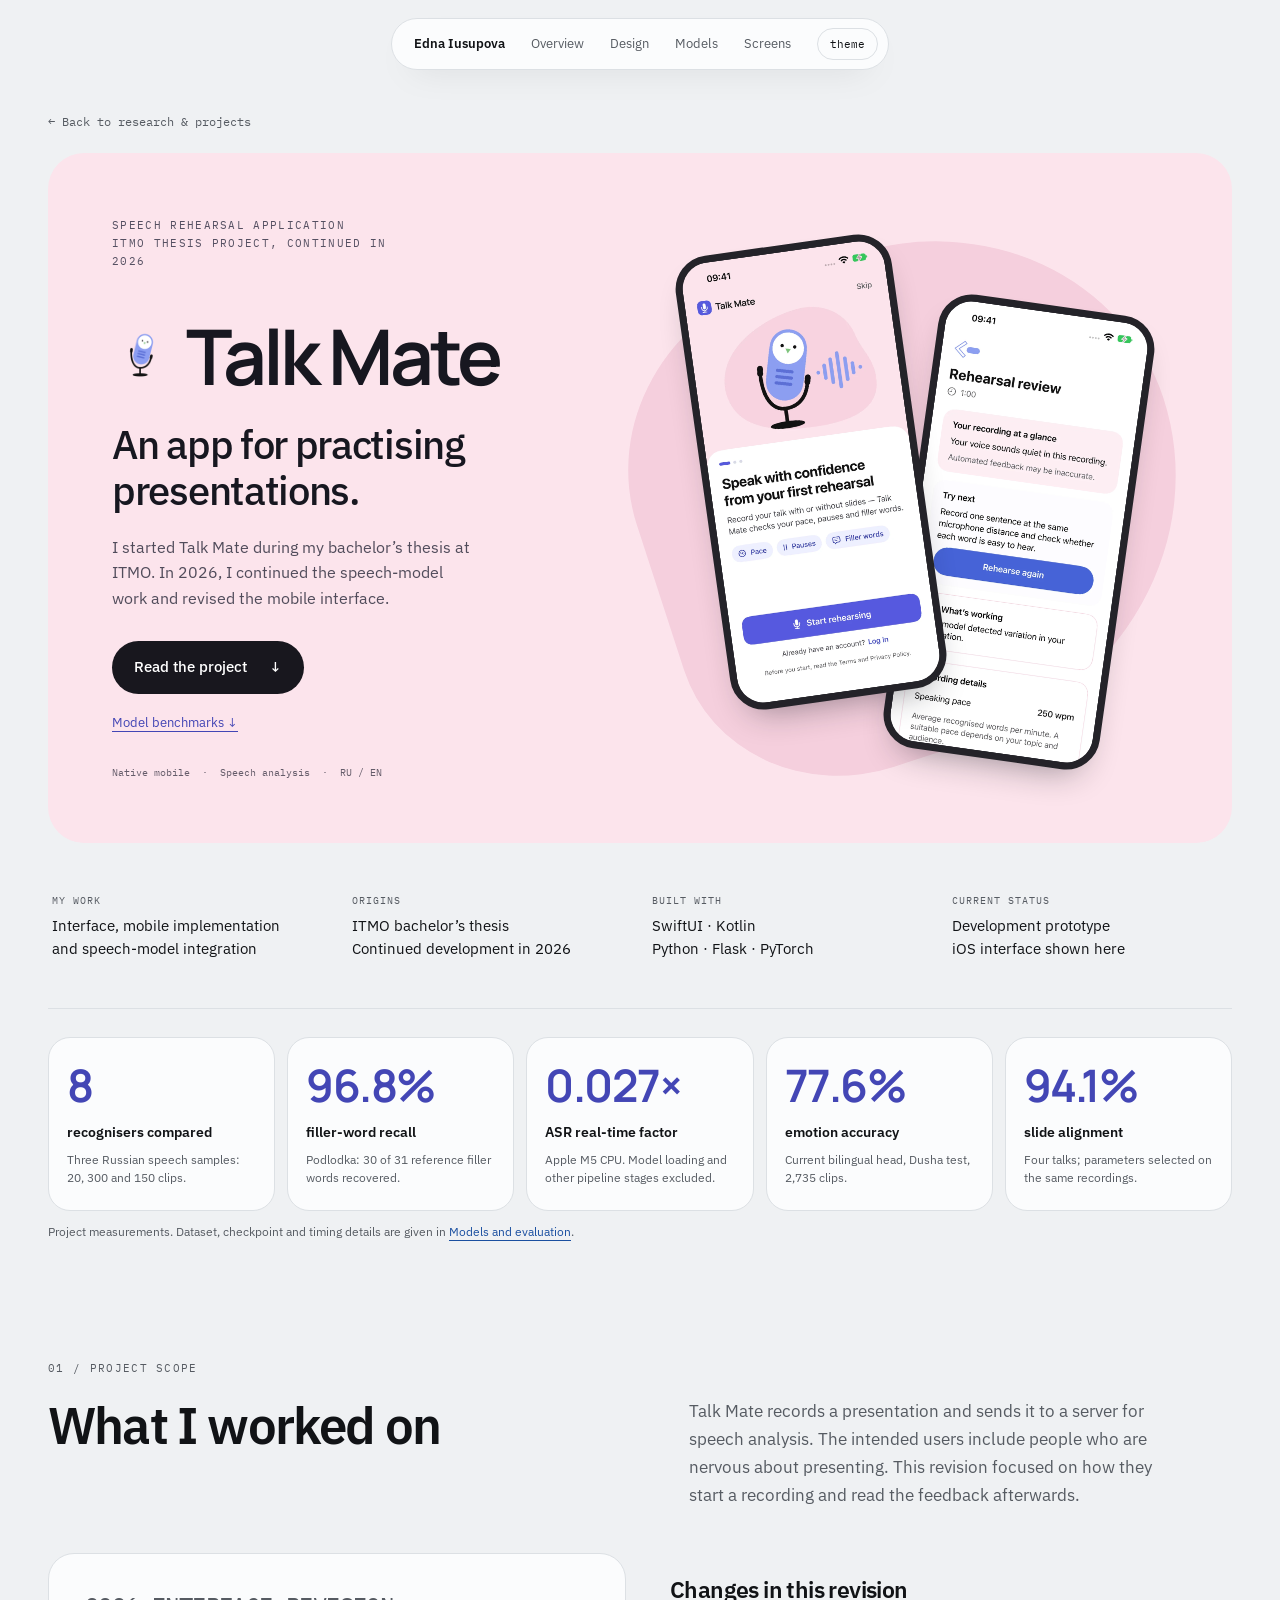
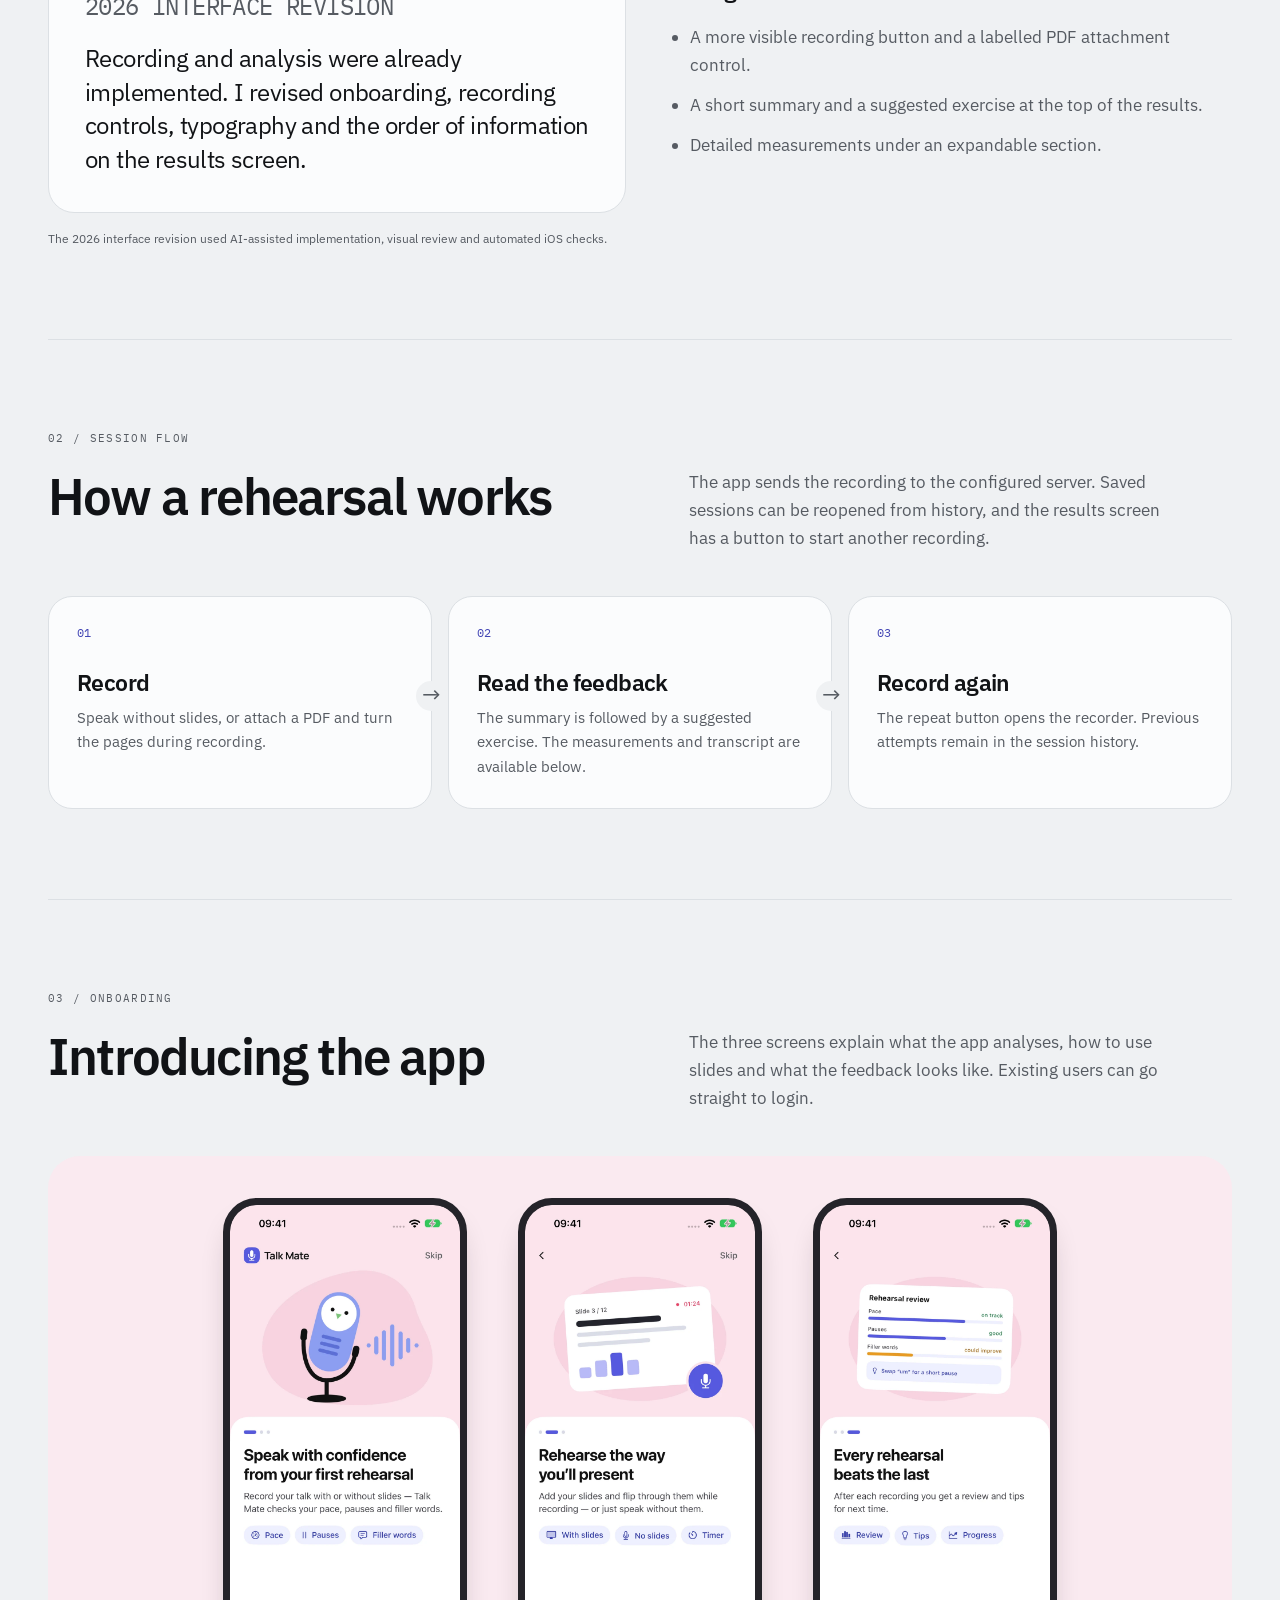
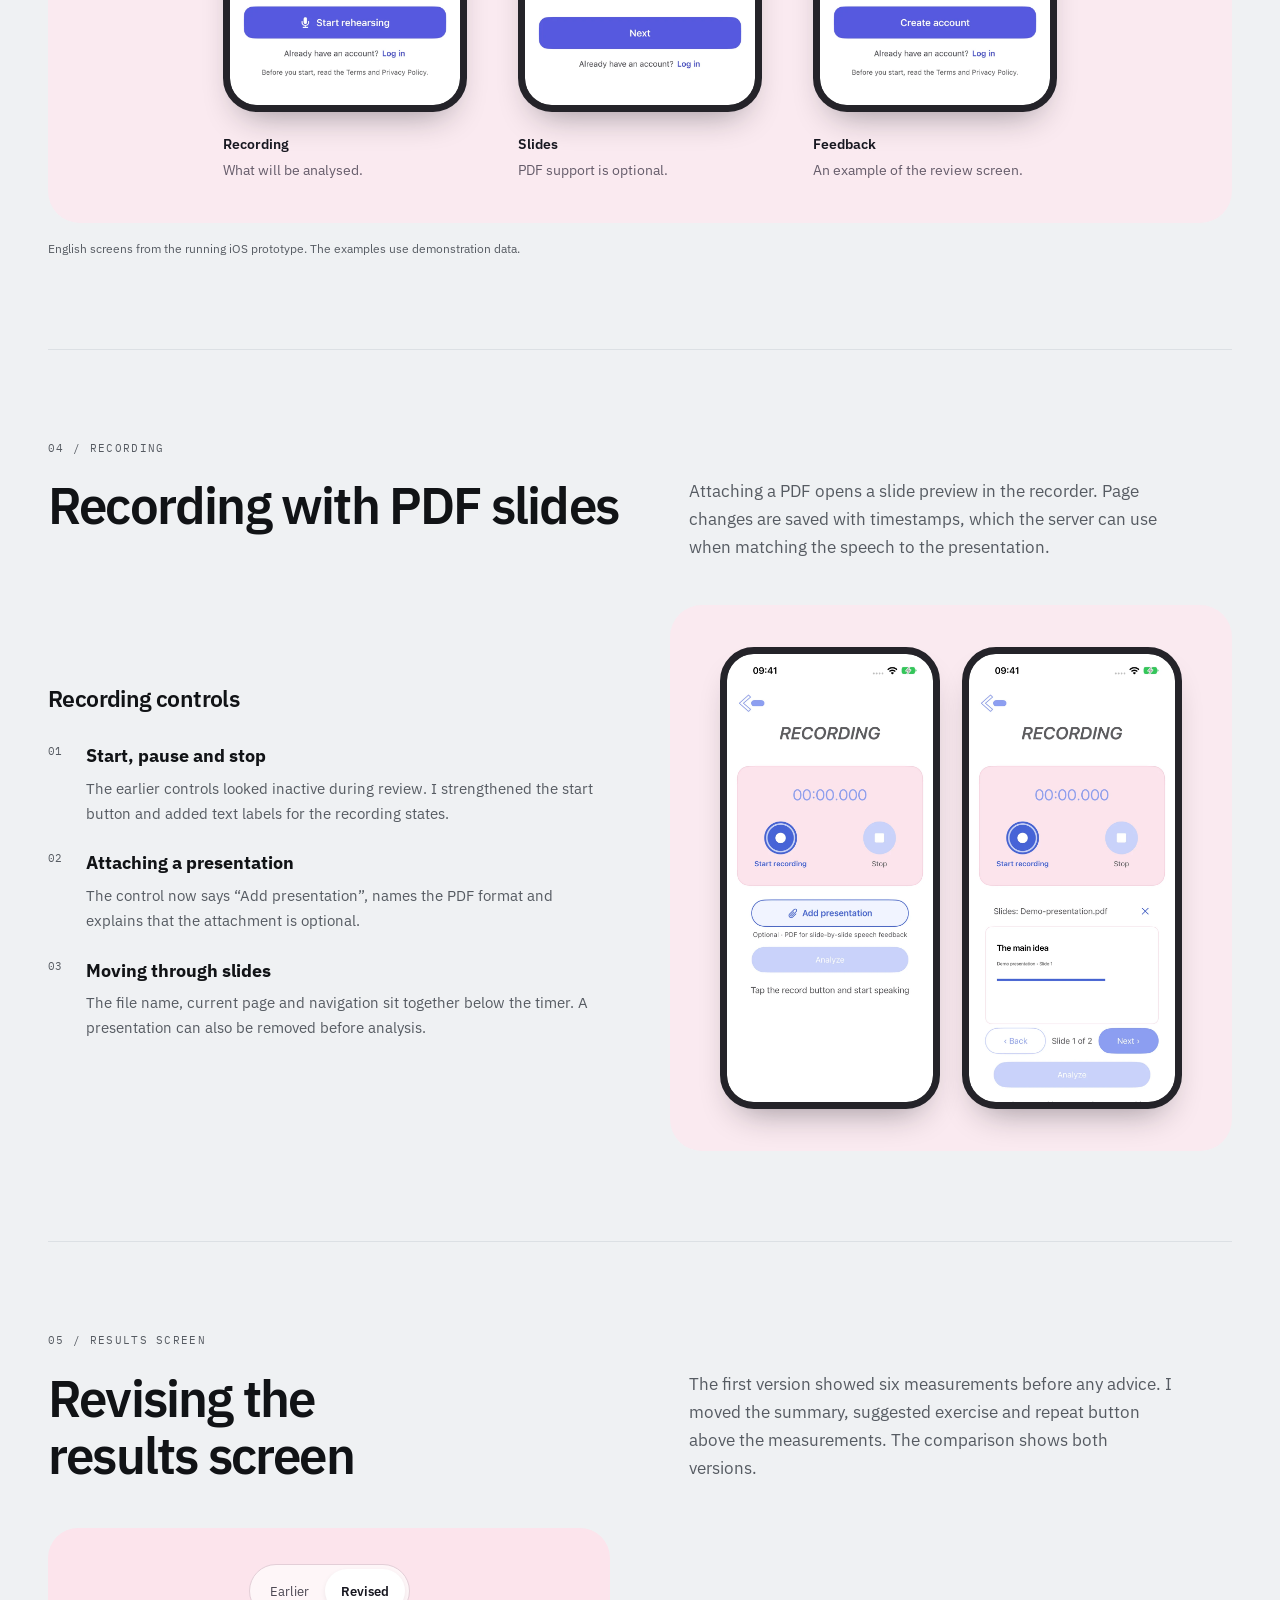
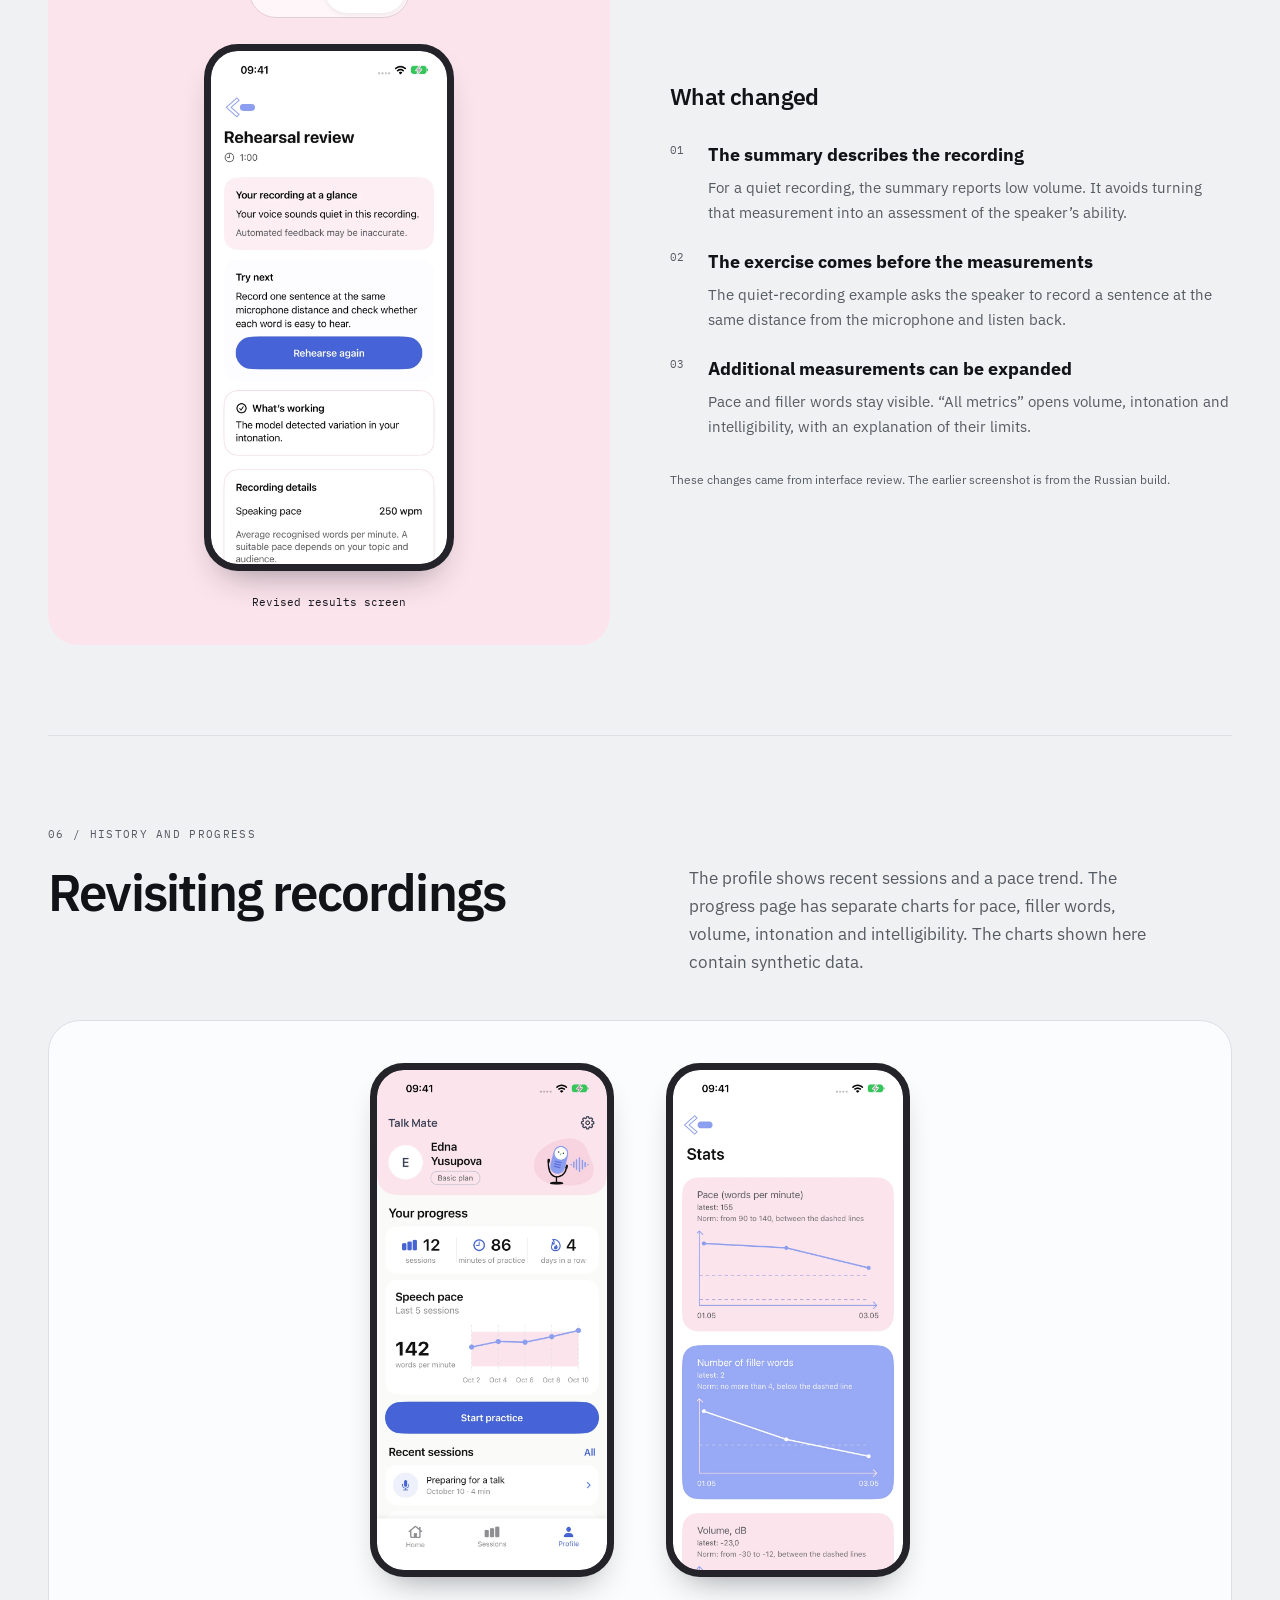
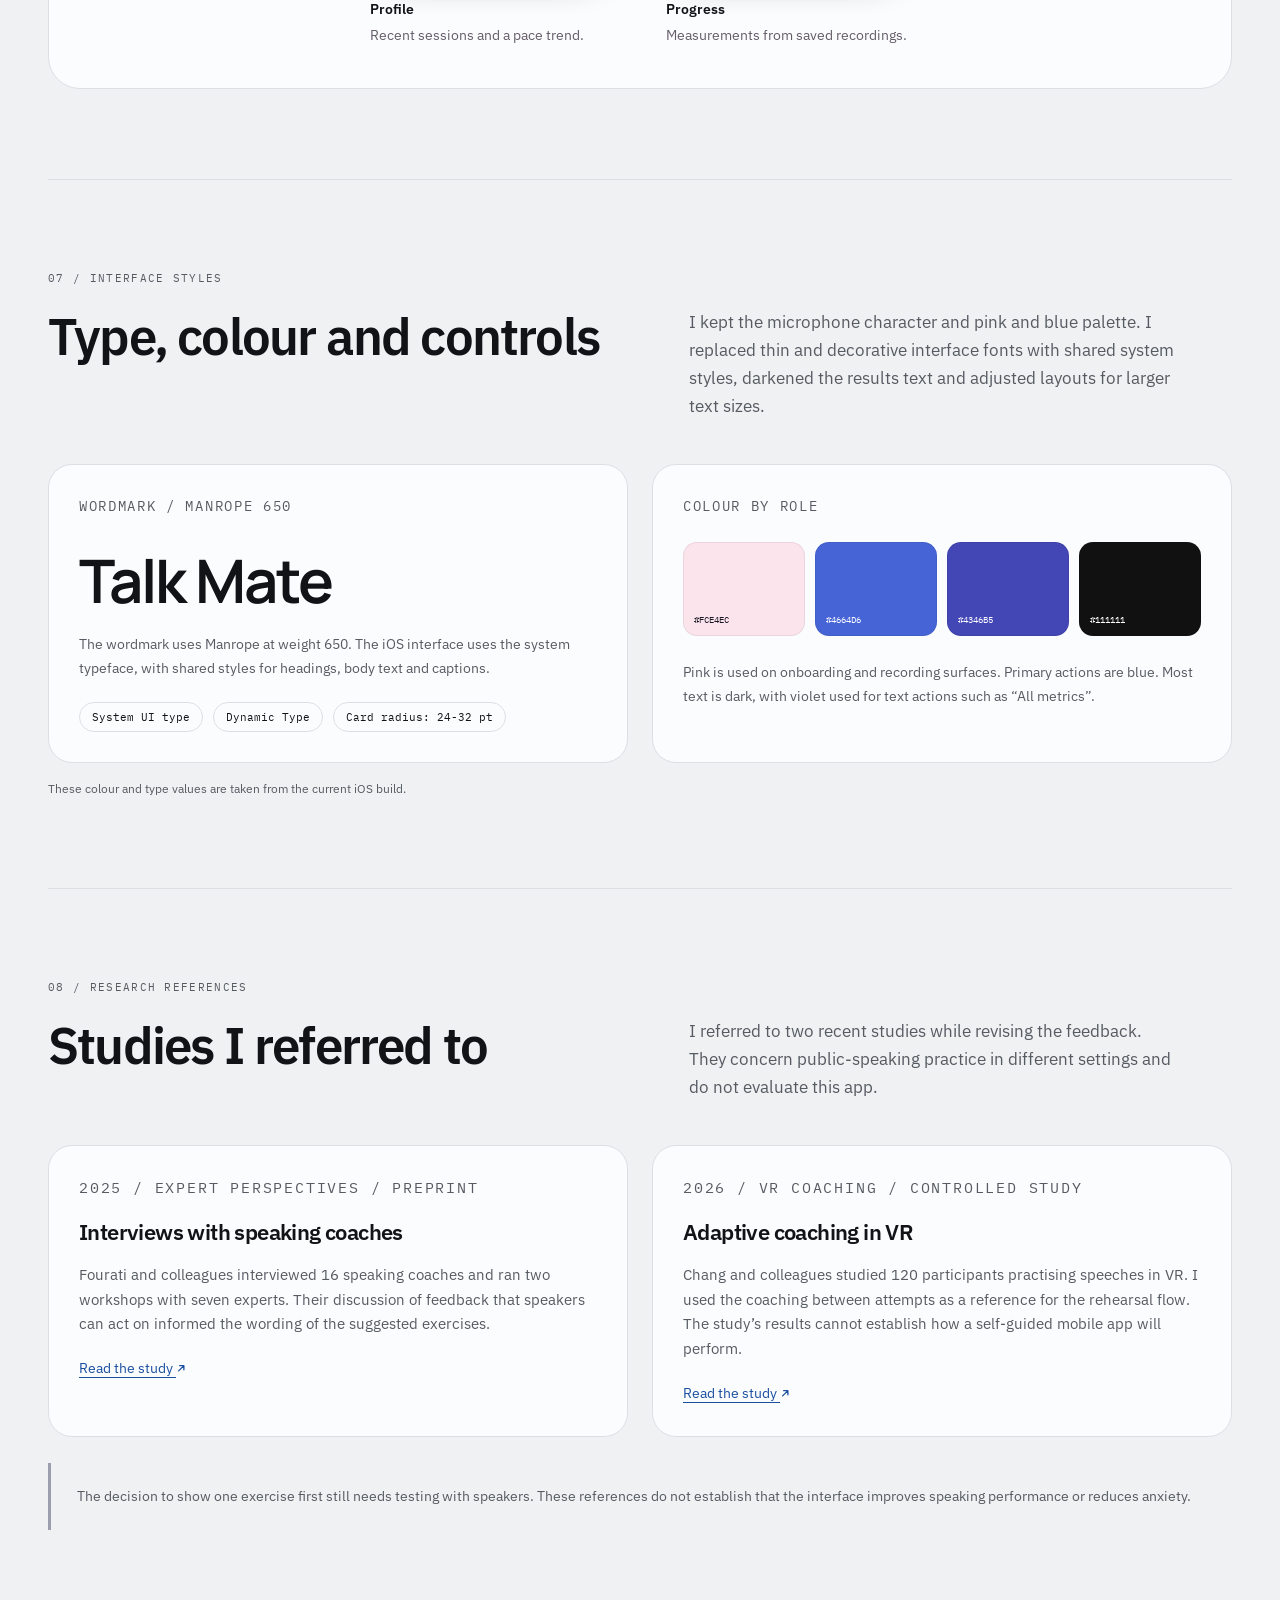
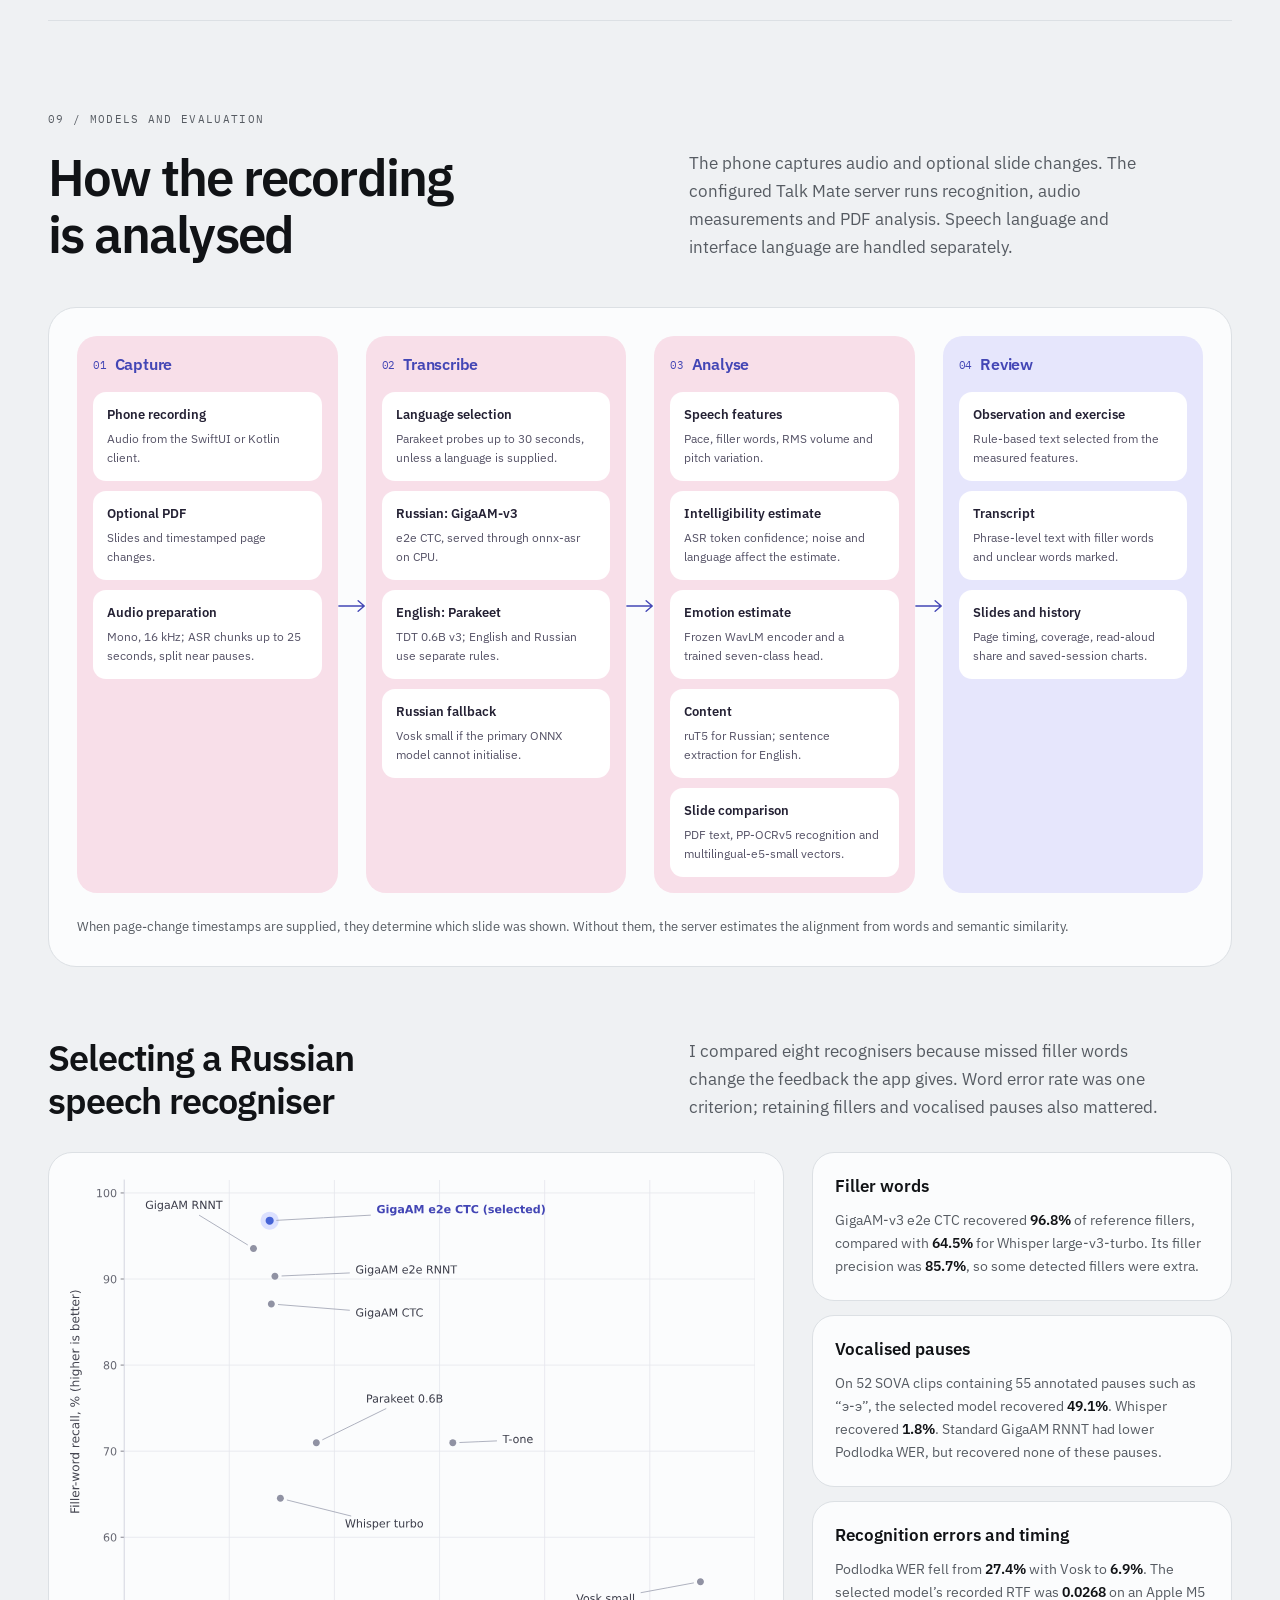
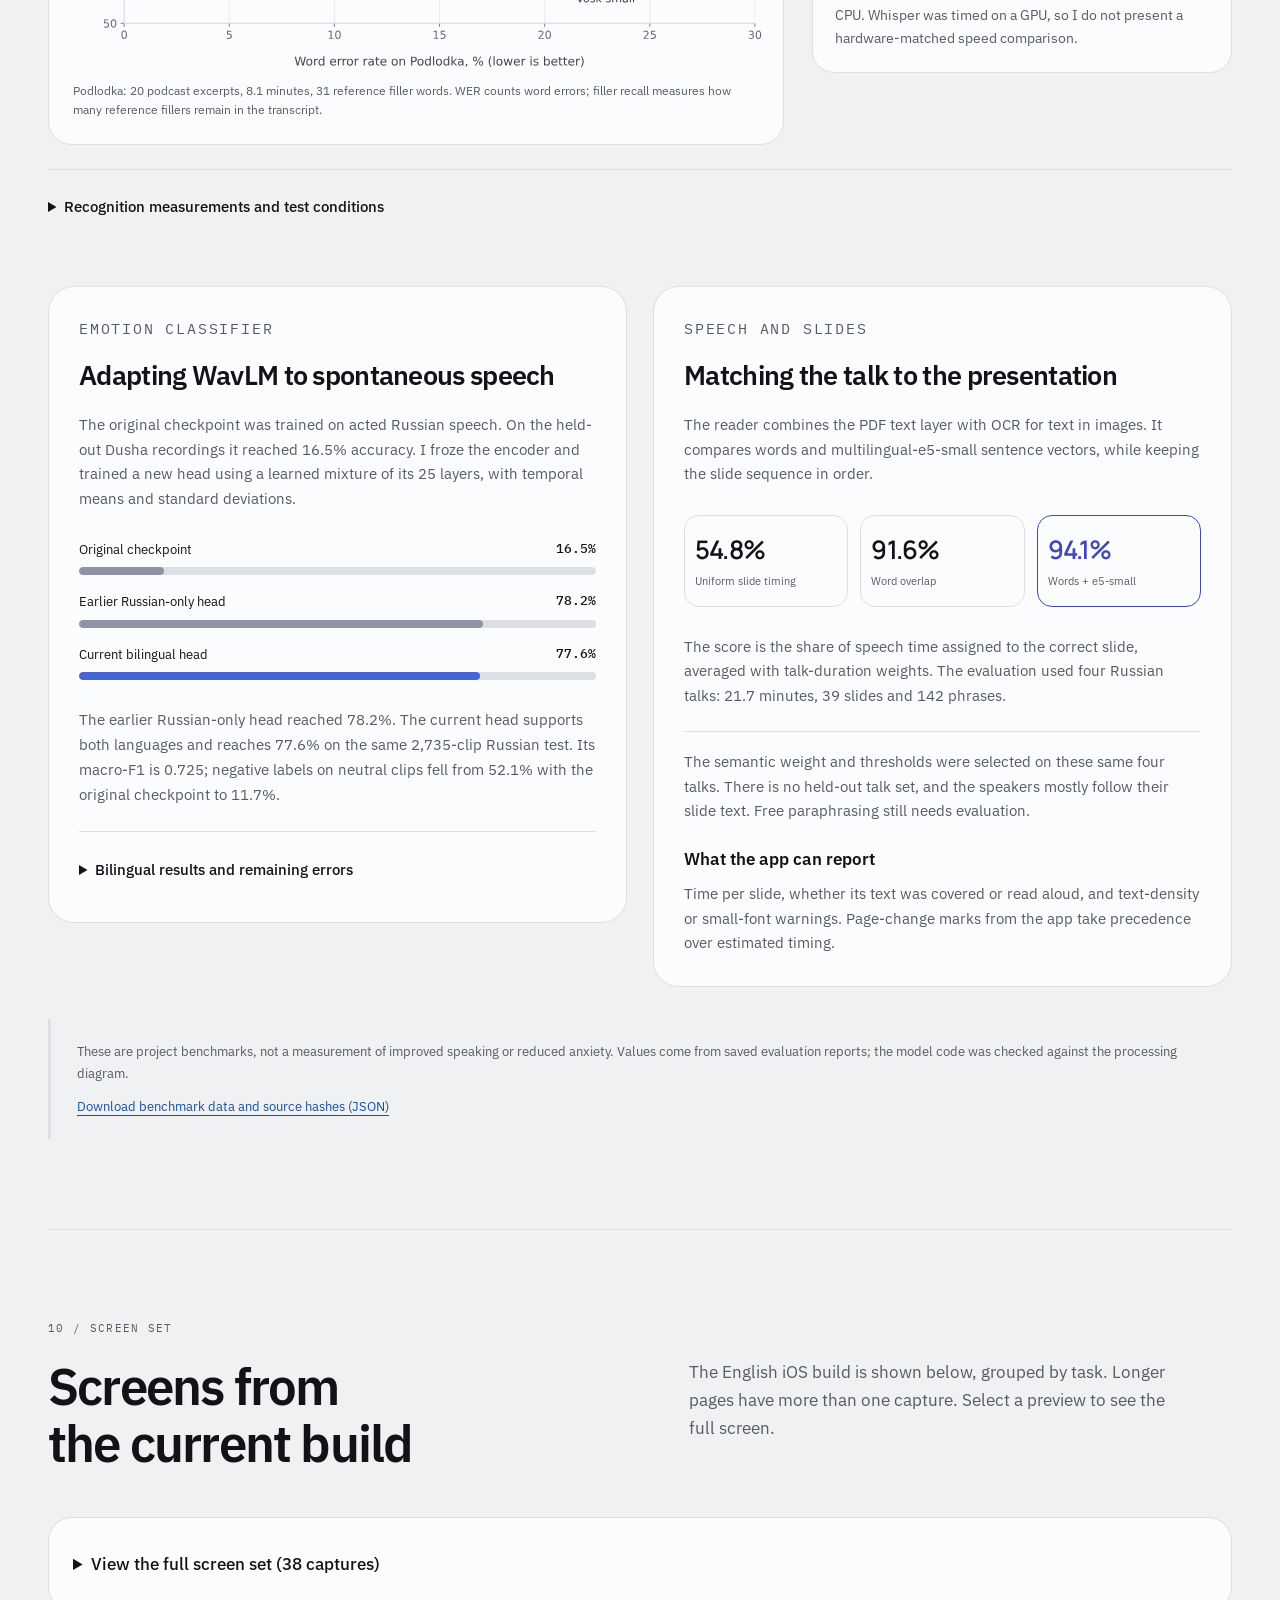
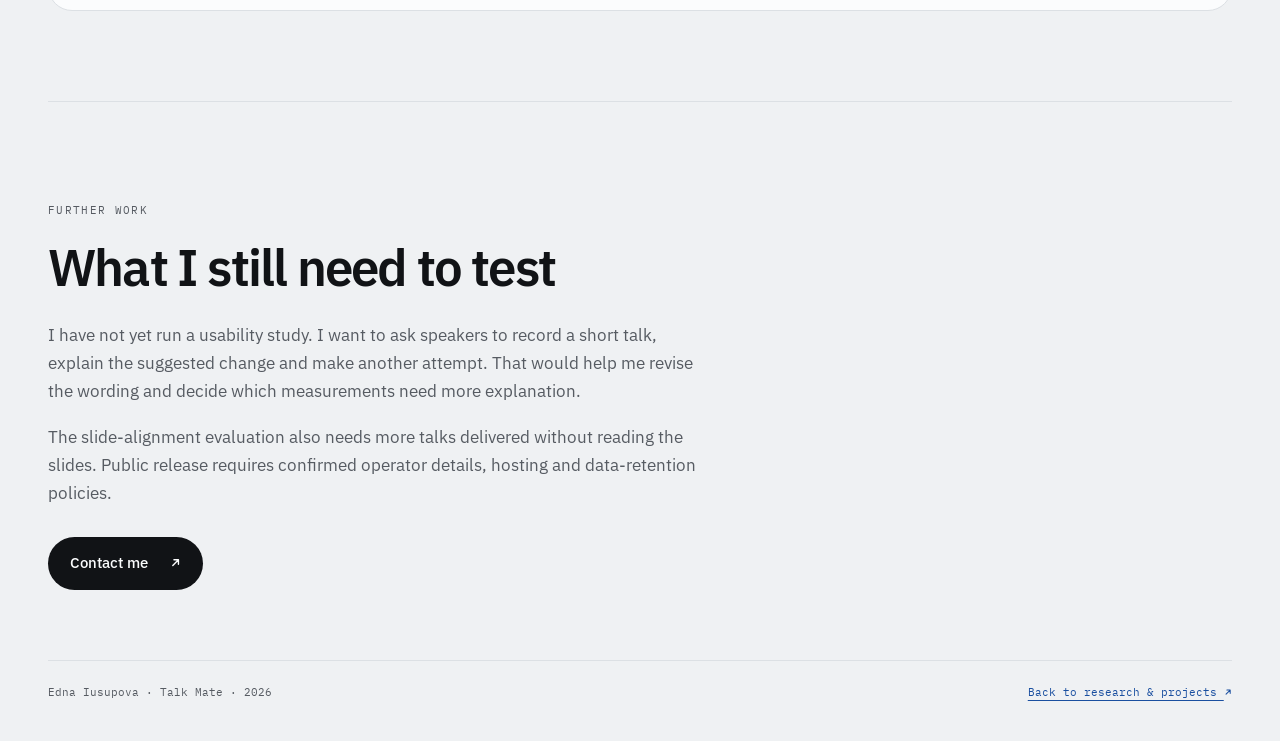
<file: talk-mate/index.html>
<!doctype html>
<html lang="en">
<head>
<meta charset="utf-8"><meta name="viewport" content="width=device-width,initial-scale=1">
<title>Talk Mate - speech rehearsal app | Edna Iusupova</title>
<meta name="description" content="Talk Mate speech rehearsal app: native recording, Russian and English recognition, an eight-model ASR comparison and slide-alignment evaluation.">
<link rel="canonical" href="https://ednaiu.github.io/talk-mate/">
<meta property="og:type" content="article"><meta property="og:title" content="Talk Mate - speech rehearsal app">
<meta property="og:description" content="A speech rehearsal app developed from my ITMO thesis: native screens, GigaAM and Parakeet recognition, WavLM adaptation and slide alignment.">
<meta property="og:url" content="https://ednaiu.github.io/talk-mate/"><meta property="og:image" content="https://ednaiu.github.io/talk-mate/assets/cover.jpg?v=20261104-2">
<meta property="og:image:width" content="1200"><meta property="og:image:height" content="630"><meta property="og:image:alt" content="Talk Mate: speech practice, with the onboarding and rehearsal review screens.">
<meta name="twitter:card" content="summary_large_image"><meta name="author" content="Edna Iusupova">
<link rel="icon" href="assets/app-icon.png"><link rel="preconnect" href="https://fonts.googleapis.com"><link rel="preconnect" href="https://fonts.gstatic.com" crossorigin>
<link href="https://fonts.googleapis.com/css2?family=IBM+Plex+Sans:wght@400;500;600;700&family=IBM+Plex+Mono:wght@400;500&display=swap" rel="stylesheet">
<link rel="stylesheet" href="case.css?v=20261104-3">
<script>try{var t=localStorage.getItem('theme');if(t==='dark'||t==='light')document.documentElement.dataset.theme=t}catch(e){}</script>
<script type="application/ld+json">{"@context":"https://schema.org","@type":"CreativeWork","name":"Talk Mate - speech rehearsal app","url":"https://ednaiu.github.io/talk-mate/","author":{"@type":"Person","name":"Edna Iusupova","url":"https://ednaiu.github.io/"},"inLanguage":"en","description":"Product design and engineering case study of a working speech-rehearsal prototype."}</script>
<script src="case.js?v=20261104-3" defer></script>
</head>
<body>
<a class="skip" href="#main">Skip to content</a>
<header class="nav"><nav class="nav-inner" aria-label="Case study navigation"><a class="name" href="../">Edna Iusupova</a><a href="#overview">Overview</a><a href="#design">Design</a><a class="model-link" href="#models">Models</a><a class="minor" href="#screens">Screens</a><button id="theme" type="button" aria-label="Switch colour theme">theme</button></nav></header>
<main id="main" class="shell">
<a class="breadcrumb" href="../#work">← Back to research &amp; projects</a>
<section class="hero" aria-label="Talk Mate project introduction">
<div class="hero-copy"><p class="eyebrow">Speech rehearsal application<br>ITMO thesis project, continued in 2026</p>
<div class="brand"><img src="assets/app-icon.png" alt="" width="58" height="58"><h1>Talk Mate</h1></div>
<p class="hero-tagline">An app for practising<br>presentations.</p><p class="hero-desc">I started Talk Mate during my bachelor’s thesis at ITMO. In 2026, I continued the speech-model work and revised the mobile interface.</p>
<a class="button" href="#overview">Read the project <span aria-hidden="true">↓</span></a>
<a class="technical-link" href="#models">Model benchmarks ↓</a><div class="hero-tags"><span>Native mobile</span><span>Speech analysis</span><span>RU / EN</span></div></div>
<div class="hero-art"><a class="phone" href="assets/01_onboarding_1.webp" data-caption="Onboarding: introduce the rehearsal" aria-label="Enlarge: Onboarding: introduce the rehearsal"><img src="assets/01_onboarding_1.webp" alt="Onboarding: introduce the rehearsal" width="804" height="1748" fetchpriority=high></a><a class="phone" href="assets/28_results_summary.webp" data-caption="Rehearsal review: one clear next step" aria-label="Enlarge: Rehearsal review: one clear next step"><img src="assets/28_results_summary.webp" alt="Rehearsal review: one clear next step" width="804" height="1748" fetchpriority=high></a></div>
</section>
<dl class="specs"><div><dt>My work</dt><dd>Interface, mobile implementation<br>and speech-model integration</dd></div><div><dt>Origins</dt><dd>ITMO bachelor’s thesis<br>Continued development in 2026</dd></div><div><dt>Built with</dt><dd>SwiftUI · Kotlin<br>Python · Flask · PyTorch</dd></div><div><dt>Current status</dt><dd>Development prototype<br>iOS interface shown here</dd></div></dl><section class="model-snapshot" aria-label="Project model measurements"><article><p class="model-value">8</p><h2>recognisers compared</h2><p>Three Russian speech samples: 20, 300 and 150 clips.</p></article><article><p class="model-value">96.8%</p><h2>filler-word recall</h2><p>Podlodka: 30 of 31 reference filler words recovered.</p></article><article><p class="model-value">0.027×</p><h2>ASR real-time factor</h2><p>Apple M5 CPU. Model loading and other pipeline stages excluded.</p></article><article><p class="model-value">77.6%</p><h2>emotion accuracy</h2><p>Current bilingual head, Dusha test, 2,735 clips.</p></article><article><p class="model-value">94.1%</p><h2>slide alignment</h2><p>Four talks; parameters selected on the same recordings.</p></article></section><p class="model-snapshot-note">Project measurements. Dataset, checkpoint and timing details are given in <a href="#models">Models and evaluation</a>.</p>

<section id="overview" class="section"><span class="section-no">01 / Project scope</span>
<div class="section-head"><h2>What I worked on</h2><p>Talk Mate records a presentation and sends it to a server for speech analysis. The intended users include people who are nervous about presenting. This revision focused on how they start a recording and read the feedback afterwards.</p></div>
<div class="problem"><div class="scenario"><p class="overline">2026 interface revision</p><p>Recording and analysis were already implemented. I revised onboarding, recording controls, typography and the order of information on the results screen.</p></div><div class="decisions"><h3>Changes in this revision</h3><ul><li>A more visible recording button and a labelled PDF attachment control.</li><li>A short summary and a suggested exercise at the top of the results.</li><li>Detailed measurements under an expandable section.</li></ul></div></div><p class="caption">The 2026 interface revision used AI-assisted implementation, visual review and automated iOS checks.</p>
</section>

<section class="section"><span class="section-no">02 / Session flow</span><div class="section-head"><h2>How a rehearsal works</h2><p>The app sends the recording to the configured server. Saved sessions can be reopened from history, and the results screen has a button to start another recording.</p></div>
<ol class="flow"><li><h3>Record</h3><p>Speak without slides, or attach a PDF and turn the pages during recording.</p></li><li><h3>Read the feedback</h3><p>The summary is followed by a suggested exercise. The measurements and transcript are available below.</p></li><li><h3>Record again</h3><p>The repeat button opens the recorder. Previous attempts remain in the session history.</p></li></ol></section>

<section id="design" class="section"><span class="section-no">03 / Onboarding</span><div class="section-head"><h2>Introducing the app</h2><p>The three screens explain what the app analyses, how to use slides and what the feedback looks like. Existing users can go straight to login.</p></div>
<div class="stage pink-stage"><div class="phone-row three"><figure><a class="phone" href="assets/01_onboarding_1.webp" data-caption="Onboarding: start" aria-label="Enlarge: Onboarding: start"><img src="assets/01_onboarding_1.webp" alt="Onboarding: start" width="804" height="1748" loading=lazy></a><figcaption><strong>Recording</strong><span>What will be analysed.</span></figcaption></figure><figure><a class="phone" href="assets/02_onboarding_2.webp" data-caption="Onboarding: slides" aria-label="Enlarge: Onboarding: slides"><img src="assets/02_onboarding_2.webp" alt="Onboarding: slides" width="804" height="1748" loading=lazy></a><figcaption><strong>Slides</strong><span>PDF support is optional.</span></figcaption></figure><figure><a class="phone" href="assets/03_onboarding_3.webp" data-caption="Onboarding: review" aria-label="Enlarge: Onboarding: review"><img src="assets/03_onboarding_3.webp" alt="Onboarding: review" width="804" height="1748" loading=lazy></a><figcaption><strong>Feedback</strong><span>An example of the review screen.</span></figcaption></figure></div></div><p class="caption">English screens from the running iOS prototype. The examples use demonstration data.</p></section>

<section class="section"><span class="section-no">04 / Recording</span><div class="section-head"><h2>Recording with PDF slides</h2><p>Attaching a PDF opens a slide preview in the recorder. Page changes are saved with timestamps, which the server can use when matching the speech to the presentation.</p></div>
<div class="split-demo"><div><h3>Recording controls</h3><ol class="copy-list"><li><strong>Start, pause and stop</strong><p>The earlier controls looked inactive during review. I strengthened the start button and added text labels for the recording states.</p></li><li><strong>Attaching a presentation</strong><p>The control now says “Add presentation”, names the PDF format and explains that the attachment is optional.</p></li><li><strong>Moving through slides</strong><p>The file name, current page and navigation sit together below the timer. A presentation can also be removed before analysis.</p></li></ol></div><div class="stage pink-stage"><div class="phone-row"><a class="phone" href="assets/24_record_idle.webp" data-caption="Ready to record without slides" aria-label="Enlarge: Ready to record without slides"><img src="assets/24_record_idle.webp" alt="Ready to record without slides" width="804" height="1748" loading=lazy></a><a class="phone" href="assets/33_record_with_slides.webp" data-caption="A PDF attached to the rehearsal" aria-label="Enlarge: A PDF attached to the rehearsal"><img src="assets/33_record_with_slides.webp" alt="A PDF attached to the rehearsal" width="804" height="1748" loading=lazy></a></div></div></div></section>

<section class="section"><span class="section-no">05 / Results screen</span><div class="section-head"><h2>Revising the results screen</h2><p>The first version showed six measurements before any advice. I moved the summary, suggested exercise and repeat button above the measurements. The comparison shows both versions.</p></div>
<div class="review-demo"><figure class="comparison"><div class="segmented" role="group" aria-label="Compare results screen iterations"><button type="button" data-comparison="before" aria-pressed="false">Earlier</button><button type="button" data-comparison="after" aria-pressed="true">Revised</button></div><a class="phone" href="assets/28_results_summary.webp" aria-label="Open revised results screenshot"><img id="comparison-image" src="assets/28_results_summary.webp" alt="Updated results screen: a short observation, one next step and a repeat button." width="804" height="1748" loading="lazy"></a><figcaption id="comparison-caption" aria-live="polite">Revised results screen</figcaption></figure>
<div><h3>What changed</h3><ol class="copy-list"><li><strong>The summary describes the recording</strong><p>For a quiet recording, the summary reports low volume. It avoids turning that measurement into an assessment of the speaker’s ability.</p></li><li><strong>The exercise comes before the measurements</strong><p>The quiet-recording example asks the speaker to record a sentence at the same distance from the microphone and listen back.</p></li><li><strong>Additional measurements can be expanded</strong><p>Pace and filler words stay visible. “All metrics” opens volume, intonation and intelligibility, with an explanation of their limits.</p></li></ol><p class="caption">These changes came from interface review. The earlier screenshot is from the Russian build.</p><noscript><p><a href="assets/results-before.webp">View the earlier results screen</a></p></noscript></div></div></section>

<section class="section"><span class="section-no">06 / History and progress</span><div class="section-head"><h2>Revisiting recordings</h2><p>The profile shows recent sessions and a pace trend. The progress page has separate charts for pace, filler words, volume, intonation and intelligibility. The charts shown here contain synthetic data.</p></div>
<div class="stage"><div class="phone-row"><figure><a class="phone" href="assets/12_profile_top.webp" data-caption="Profile with recent sessions and a pace trend" aria-label="Enlarge: Profile with recent sessions and a pace trend"><img src="assets/12_profile_top.webp" alt="Profile with recent sessions and a pace trend" width="804" height="1748" loading=lazy></a><figcaption><strong>Profile</strong><span>Recent sessions and a pace trend.</span></figcaption></figure><figure><a class="phone" href="assets/22_stats_top.webp" data-caption="Progress charts with synthetic demonstration data" aria-label="Enlarge: Progress charts with synthetic demonstration data"><img src="assets/22_stats_top.webp" alt="Progress charts with synthetic demonstration data" width="804" height="1748" loading=lazy></a><figcaption><strong>Progress</strong><span>Measurements from saved recordings.</span></figcaption></figure></div></div></section>

<section class="section"><span class="section-no">07 / Interface styles</span><div class="section-head"><h2>Type, colour and controls</h2><p>I kept the microphone character and pink and blue palette. I replaced thin and decorative interface fonts with shared system styles, darkened the results text and adjusted layouts for larger text sizes.</p></div>
<div class="token-grid"><article class="type-panel"><p class="overline">Wordmark / Manrope 650</p><div class="wordmark">Talk Mate</div><p>The wordmark uses Manrope at weight 650. The iOS interface uses the system typeface, with shared styles for headings, body text and captions.</p><div class="token-notes"><span>System UI type</span><span>Dynamic Type</span><span>Card radius: 24-32 pt</span></div></article><article class="palette"><p class="overline">Colour by role</p><div class="swatches"><div class="swatch" style="background:#FCE4EC">#FCE4EC</div><div class="swatch" style="background:#4664D6">#4664D6</div><div class="swatch" style="background:#4346B5">#4346B5</div><div class="swatch" style="background:#111111">#111111</div></div><p>Pink is used on onboarding and recording surfaces. Primary actions are blue. Most text is dark, with violet used for text actions such as “All metrics”.</p></article></div><p class="caption">These colour and type values are taken from the current iOS build.</p></section>

<section id="evidence" class="section"><span class="section-no">08 / Research references</span><div class="section-head"><h2>Studies I referred to</h2><p>I referred to two recent studies while revising the feedback. They concern public-speaking practice in different settings and do not evaluate this app.</p></div>
<div class="evidence-grid"><article class="evidence"><p class="overline">2025 / Expert perspectives / Preprint</p><h3>Interviews with speaking coaches</h3><p>Fourati and colleagues interviewed 16 speaking coaches and ran two workshops with seven experts. Their discussion of feedback that speakers can act on informed the wording of the suggested exercises.</p><a href="https://arxiv.org/html/2507.07930v2">Read the study <svg viewBox="0 0 12 12" width=".75em" height=".75em" aria-hidden="true" style="display:inline-block;vertical-align:-.04em;overflow:visible"><path d="M3 9L9 3M4.2 3H9V7.8" fill="none" stroke="currentColor" stroke-width="1.5" stroke-linecap="round" stroke-linejoin="round"/></svg></a></article><article class="evidence"><p class="overline">2026 / VR coaching / Controlled study</p><h3>Adaptive coaching in VR</h3><p>Chang and colleagues studied 120 participants practising speeches in VR. I used the coaching between attempts as a reference for the rehearsal flow. The study’s results cannot establish how a self-guided mobile app will perform.</p><a href="https://www.frontiersin.org/journals/psychology/articles/10.3389/fpsyg.2026.1886780/full">Read the study <svg viewBox="0 0 12 12" width=".75em" height=".75em" aria-hidden="true" style="display:inline-block;vertical-align:-.04em;overflow:visible"><path d="M3 9L9 3M4.2 3H9V7.8" fill="none" stroke="currentColor" stroke-width="1.5" stroke-linecap="round" stroke-linejoin="round"/></svg></a></article></div>
<p class="boundary">The decision to show one exercise first still needs testing with speakers. These references do not establish that the interface improves speaking performance or reduces anxiety.</p></section>

<section id="models" class="section models-section"><span class="section-no">09 / Models and evaluation</span><div class="section-head"><h2>How the recording is analysed</h2><p>The phone captures audio and optional slide changes. The configured Talk Mate server runs recognition, audio measurements and PDF analysis. Speech language and interface language are handled separately.</p></div>
<div class="pipeline-panel"><ol class="model-pipeline" aria-label="Audio processing stages"><li class="pipe-stage"><h3><span>01</span>Capture</h3><dl><div><dt>Phone recording</dt><dd>Audio from the SwiftUI or Kotlin client.</dd></div><div><dt>Optional PDF</dt><dd>Slides and timestamped page changes.</dd></div><div><dt>Audio preparation</dt><dd>Mono, 16 kHz; ASR chunks up to 25 seconds, split near pauses.</dd></div></dl><svg class="pipe-arrow" viewBox="0 0 32 16" aria-hidden="true"><path d="M1 8h28M23 2l7 6-7 6" fill="none" stroke="currentColor" stroke-width="1.6" stroke-linecap="round" stroke-linejoin="round"/></svg></li><li class="pipe-stage"><h3><span>02</span>Transcribe</h3><dl><div><dt>Language selection</dt><dd>Parakeet probes up to 30 seconds, unless a language is supplied.</dd></div><div><dt>Russian: GigaAM-v3</dt><dd>e2e CTC, served through onnx-asr on CPU.</dd></div><div><dt>English: Parakeet</dt><dd>TDT 0.6B v3; English and Russian use separate rules.</dd></div><div><dt>Russian fallback</dt><dd>Vosk small if the primary ONNX model cannot initialise.</dd></div></dl><svg class="pipe-arrow" viewBox="0 0 32 16" aria-hidden="true"><path d="M1 8h28M23 2l7 6-7 6" fill="none" stroke="currentColor" stroke-width="1.6" stroke-linecap="round" stroke-linejoin="round"/></svg></li><li class="pipe-stage"><h3><span>03</span>Analyse</h3><dl><div><dt>Speech features</dt><dd>Pace, filler words, RMS volume and pitch variation.</dd></div><div><dt>Intelligibility estimate</dt><dd>ASR token confidence; noise and language affect the estimate.</dd></div><div><dt>Emotion estimate</dt><dd>Frozen WavLM encoder and a trained seven-class head.</dd></div><div><dt>Content</dt><dd>ruT5 for Russian; sentence extraction for English.</dd></div><div><dt>Slide comparison</dt><dd>PDF text, PP-OCRv5 recognition and multilingual-e5-small vectors.</dd></div></dl><svg class="pipe-arrow" viewBox="0 0 32 16" aria-hidden="true"><path d="M1 8h28M23 2l7 6-7 6" fill="none" stroke="currentColor" stroke-width="1.6" stroke-linecap="round" stroke-linejoin="round"/></svg></li><li class="pipe-stage"><h3><span>04</span>Review</h3><dl><div><dt>Observation and exercise</dt><dd>Rule-based text selected from the measured features.</dd></div><div><dt>Transcript</dt><dd>Phrase-level text with filler words and unclear words marked.</dd></div><div><dt>Slides and history</dt><dd>Page timing, coverage, read-aloud share and saved-session charts.</dd></div></dl></li></ol><p class="model-footnote">When page-change timestamps are supplied, they determine which slide was shown. Without them, the server estimates the alignment from words and semantic similarity.</p></div>
<div class="model-study" id="recognition"><div class="section-head"><h3>Selecting a Russian speech recogniser</h3><p>I compared eight recognisers because missed filler words change the feedback the app gives. Word error rate was one criterion; retaining fillers and vocalised pauses also mattered.</p></div>
<div class="asr-comparison"><figure class="asr-figure"><img class="asr-scatter" src="assets/asr-comparison.svg" width="960" height="680" loading="lazy" alt="Eight Russian recognition candidates on Podlodka. GigaAM-v3 e2e CTC: 6.9% word error rate, 96.8% filler-word recall. The table below contains all values."><div class="asr-mobile" aria-label="Podlodka recognition comparison"><div class="asr-mobile-head"><span>Model</span><span>Filler recall</span><span>WER</span></div><div class="asr-mobile-row selected"><span>GigaAM-v3 e2e CTC</span><span><strong>96.8%</strong><span class="mini-track"><span style="width:96.77%"></span></span></span><span>6.9%</span></div><div class="asr-mobile-row "><span>GigaAM-v3 e2e RNNT</span><span><strong>90.3%</strong><span class="mini-track"><span style="width:90.32%"></span></span></span><span>7.2%</span></div><div class="asr-mobile-row "><span>GigaAM-v3 RNNT</span><span><strong>93.5%</strong><span class="mini-track"><span style="width:93.55%"></span></span></span><span>6.2%</span></div><div class="asr-mobile-row "><span>GigaAM-v3 CTC</span><span><strong>87.1%</strong><span class="mini-track"><span style="width:87.10%"></span></span></span><span>7.0%</span></div><div class="asr-mobile-row "><span>Parakeet TDT 0.6B v3</span><span><strong>71.0%</strong><span class="mini-track"><span style="width:70.97%"></span></span></span><span>9.1%</span></div><div class="asr-mobile-row "><span>T-one</span><span><strong>71.0%</strong><span class="mini-track"><span style="width:70.97%"></span></span></span><span>15.6%</span></div><div class="asr-mobile-row "><span>Vosk small</span><span><strong>54.8%</strong><span class="mini-track"><span style="width:54.84%"></span></span></span><span>27.4%</span></div><div class="asr-mobile-row "><span>Whisper large-v3-turbo</span><span><strong>64.5%</strong><span class="mini-track"><span style="width:64.52%"></span></span></span><span>7.4%</span></div></div><figcaption>Podlodka: 20 podcast excerpts, 8.1 minutes, 31 reference filler words. WER counts word errors; filler recall measures how many reference fillers remain in the transcript.</figcaption></figure><div class="model-findings"><article><h4>Filler words</h4><p>GigaAM-v3 e2e CTC recovered <strong>96.8%</strong> of reference fillers, compared with <strong>64.5%</strong> for Whisper large-v3-turbo. Its filler precision was <strong>85.7%</strong>, so some detected fillers were extra.</p></article><article><h4>Vocalised pauses</h4><p>On 52 SOVA clips containing 55 annotated pauses such as “э-э”, the selected model recovered <strong>49.1%</strong>. Whisper recovered <strong>1.8%</strong>. Standard GigaAM RNNT had lower Podlodka WER, but recovered none of these pauses.</p></article><article><h4>Recognition errors and timing</h4><p>Podlodka WER fell from <strong>27.4%</strong> with Vosk to <strong>6.9%</strong>. The selected model’s recorded RTF was <strong>0.0268</strong> on an Apple M5 CPU. Whisper was timed on a GPU, so I do not present a hardware-matched speed comparison.</p></article></div></div>
<details class="model-method"><summary>Recognition measurements and test conditions</summary><div class="measurement-table" tabindex="0" role="region" aria-label="All Russian speech recognition measurements"><table><caption>Russian speech recognition: saved project benchmark</caption><thead><tr><th scope="col">Model</th><th scope="col">WER<br>Podlodka</th><th scope="col">Filler recall<br>Podlodka</th><th scope="col">Filler precision<br>Podlodka</th><th scope="col">WER<br>SOVA</th><th scope="col">WER<br>FLEURS</th><th scope="col">Vocalised pauses<br>SOVA subset</th></tr></thead><tbody><tr class="selected-model"><th scope="row">GigaAM-v3 e2e CTC (selected)</th><td>6.9%</td><td>96.8%</td><td>85.7%</td><td>12.8%</td><td>4.2%</td><td>49.1%</td></tr><tr class=""><th scope="row">GigaAM-v3 e2e RNNT</th><td>7.2%</td><td>90.3%</td><td>84.9%</td><td>12.0%</td><td>4.1%</td><td>36.4%</td></tr><tr class=""><th scope="row">GigaAM-v3 RNNT</th><td>6.2%</td><td>93.5%</td><td>87.9%</td><td>10.2%</td><td>5.7%</td><td>0.0%</td></tr><tr class=""><th scope="row">GigaAM-v3 CTC</th><td>7.0%</td><td>87.1%</td><td>93.1%</td><td>10.4%</td><td>5.9%</td><td>0.0%</td></tr><tr class=""><th scope="row">Parakeet TDT 0.6B v3</th><td>9.1%</td><td>71.0%</td><td>91.7%</td><td>15.3%</td><td>5.0%</td><td>3.6%</td></tr><tr class=""><th scope="row">T-one</th><td>15.6%</td><td>71.0%</td><td>91.7%</td><td>10.7%</td><td>12.1%</td><td>0.0%</td></tr><tr class=""><th scope="row">Vosk small</th><td>27.4%</td><td>54.8%</td><td>94.4%</td><td>28.2%</td><td>19.3%</td><td>0.0%</td></tr><tr class=""><th scope="row">Whisper large-v3-turbo</th><td>7.4%</td><td>64.5%</td><td>90.9%</td><td>13.8%</td><td>3.7%</td><td>1.8%</td></tr></tbody></table></div><p>The other main samples were 300 SOVA RuDevices clips and 150 read sentences from FLEURS. The 52-clip hesitation sample was selected from SOVA and is not a fourth independent dataset. SOVA may overlap with GigaAM’s training domain; Podlodka and FLEURS provide additional checks.</p><p>Timing follows a warm-up call and excludes model loading. The ASR evaluation timer also includes transcript normalisation and metric bookkeeping. It is not end-to-end app latency and excludes language probing, emotion inference and OCR.</p><p>These are Russian recognition results. English routing uses Parakeet TDT 0.6B v3; the English ASR check currently uses a 32-second synthetic recording, so it is not evidence of accuracy on live English talks.</p><p><a href="assets/asr-comparison.csv" download>Download the ASR measurements (CSV)</a> · <a href="assets/asr-comparison.svg" download>Chart (SVG)</a> · <a href="assets/asr-comparison.png" download>Chart (PNG)</a></p></details></div>
<div class="model-detail-grid"><article class="model-detail"><p class="overline">Emotion classifier</p><h3>Adapting WavLM to spontaneous speech</h3><p>The original checkpoint was trained on acted Russian speech. On the held-out Dusha recordings it reached 16.5% accuracy. I froze the encoder and trained a new head using a learned mixture of its 25 layers, with temporal means and standard deviations.</p><div class="emotion-bars" aria-label="Emotion classifier comparison on the same Dusha test set"><div class="emotion-bar "><div><span>Original checkpoint</span><strong>16.5%</strong></div><span class="bar-track"><span style="width:16.53%"></span></span></div><div class="emotion-bar "><div><span>Earlier Russian-only head</span><strong>78.2%</strong></div><span class="bar-track"><span style="width:78.17%"></span></span></div><div class="emotion-bar current"><div><span>Current bilingual head</span><strong>77.6%</strong></div><span class="bar-track"><span style="width:77.62%"></span></span></div></div><p>The earlier Russian-only head reached 78.2%. The current head supports both languages and reaches 77.6% on the same 2,735-clip Russian test. Its macro-F1 is 0.725; negative labels on neutral clips fell from 52.1% with the original checkpoint to 11.7%.</p><details class="model-method"><summary>Bilingual results and remaining errors</summary><div class="measurement-table" tabindex="0" role="region" aria-label="Current bilingual emotion model evaluation"><table><caption>Current bilingual head, with language-specific thresholds</caption><thead><tr><th scope="col">Test set</th><th scope="col">Clips</th><th scope="col">Accuracy</th><th scope="col">Macro-F1</th><th scope="col">Negative label<br>on neutral clips</th></tr></thead><tbody><tr><th scope="row">Dusha<span>Russian, spontaneous</span></th><td>2,735</td><td>77.6%</td><td>0.725</td><td>11.7%</td></tr><tr><th scope="row">RESD<span>Russian, acted</span></th><td>280</td><td>78.2%</td><td>0.783</td><td>2.6%</td></tr><tr><th scope="row">CREMA-D<span>English, acted</span></th><td>1,476</td><td>71.5%</td><td>0.716</td><td>11.1%</td></tr><tr><th scope="row">RAVDESS<span>English, acted</span></th><td>520</td><td>81.9%</td><td>0.800</td><td>1.7%</td></tr><tr><th scope="row">MELD<span>English, TV dialogue</span></th><td>2,284</td><td>48.6%</td><td>0.265</td><td>7.2%</td></tr></tbody></table></div><p>The head has seven outputs. Dusha’s test contains four labelled emotion classes. Training combines Dusha, RESD, CREMA-D, RAVDESS and MELD; negative-label thresholds are 0.65 for Russian and 0.55 for English, selected on validation data.</p><p>MELD remains weak: 48.6% accuracy and 0.265 macro-F1 on TV dialogue. Always predicting its majority class, neutral, would reach 54.0% accuracy. These results do not establish emotion-recognition quality on users’ presentations.</p></details></article>
<article class="model-detail"><p class="overline">Speech and slides</p><h3>Matching the talk to the presentation</h3><p>The reader combines the PDF text layer with OCR for text in images. It compares words and multilingual-e5-small sentence vectors, while keeping the slide sequence in order.</p><div class="alignment-results"><div><strong>54.8%</strong><span>Uniform slide timing</span></div><div><strong>91.6%</strong><span>Word overlap</span></div><div class="selected"><strong>94.1%</strong><span>Words + e5-small</span></div></div><p>The score is the share of speech time assigned to the correct slide, averaged with talk-duration weights. The evaluation used four Russian talks: 21.7 minutes, 39 slides and 142 phrases.</p><p class="evaluation-limit">The semantic weight and thresholds were selected on these same four talks. There is no held-out talk set, and the speakers mostly follow their slide text. Free paraphrasing still needs evaluation.</p><h4>What the app can report</h4><p>Time per slide, whether its text was covered or read aloud, and text-density or small-font warnings. Page-change marks from the app take precedence over estimated timing.</p></article></div>
<div class="model-source-note"><p>These are project benchmarks, not a measurement of improved speaking or reduced anxiety. Values come from saved evaluation reports; the model code was checked against the processing diagram.</p><a href="assets/model-benchmarks.json" download>Download benchmark data and source hashes (JSON)</a></div>
</section>

<section id="screens" class="section"><span class="section-no">10 / Screen set</span><div class="section-head"><h2>Screens from the current build</h2><p>The English iOS build is shown below, grouped by task. Longer pages have more than one capture. Select a preview to see the full screen.</p></div>
<details class="library"><summary>View the full screen set (38 captures)</summary><p>These captures use demonstration data. The terms and privacy documents are drafts.</p><section class="screen-group" aria-labelledby="screen-group-0"><h3 id="screen-group-0">Account access</h3><div class="screen-grid"><figure><a href="assets/01_onboarding_1.webp" data-caption="Onboarding: start"><img src="assets/01_onboarding_1.webp" alt="Onboarding: start" width="804" height="1748" loading="lazy"></a><figcaption>Onboarding: start</figcaption></figure><figure><a href="assets/02_onboarding_2.webp" data-caption="Onboarding: slides"><img src="assets/02_onboarding_2.webp" alt="Onboarding: slides" width="804" height="1748" loading="lazy"></a><figcaption>Onboarding: slides</figcaption></figure><figure><a href="assets/03_onboarding_3.webp" data-caption="Onboarding: review"><img src="assets/03_onboarding_3.webp" alt="Onboarding: review" width="804" height="1748" loading="lazy"></a><figcaption>Onboarding: review</figcaption></figure><figure><a href="assets/08_login.webp" data-caption="Log in"><img src="assets/08_login.webp" alt="Log in" width="804" height="1748" loading="lazy"></a><figcaption>Log in</figcaption></figure><figure><a href="assets/06_signup_top.webp" data-caption="Sign up: top"><img src="assets/06_signup_top.webp" alt="Sign up: top" width="804" height="1748" loading="lazy"></a><figcaption>Sign up: top</figcaption></figure><figure><a href="assets/07_signup_bottom.webp" data-caption="Sign up: bottom"><img src="assets/07_signup_bottom.webp" alt="Sign up: bottom" width="804" height="1748" loading="lazy"></a><figcaption>Sign up: bottom</figcaption></figure><figure><a href="assets/09_recovery_email.webp" data-caption="Reset password: email"><img src="assets/09_recovery_email.webp" alt="Reset password: email" width="804" height="1748" loading="lazy"></a><figcaption>Reset password: email</figcaption></figure><figure><a href="assets/10_recovery_code.webp" data-caption="Reset password: code"><img src="assets/10_recovery_code.webp" alt="Reset password: code" width="804" height="1748" loading="lazy"></a><figcaption>Reset password: code</figcaption></figure></div></section><section class="screen-group" aria-labelledby="screen-group-1"><h3 id="screen-group-1">Recording</h3><div class="screen-grid"><figure><a href="assets/24_record_idle.webp" data-caption="Recording: idle"><img src="assets/24_record_idle.webp" alt="Recording: idle" width="804" height="1748" loading="lazy"></a><figcaption>Recording: idle</figcaption></figure><figure><a href="assets/25_record_active.webp" data-caption="Recording: active"><img src="assets/25_record_active.webp" alt="Recording: active" width="804" height="1748" loading="lazy"></a><figcaption>Recording: active</figcaption></figure><figure><a href="assets/26_record_paused.webp" data-caption="Recording: paused"><img src="assets/26_record_paused.webp" alt="Recording: paused" width="804" height="1748" loading="lazy"></a><figcaption>Recording: paused</figcaption></figure><figure><a href="assets/27_record_ready.webp" data-caption="Recording: ready"><img src="assets/27_record_ready.webp" alt="Recording: ready" width="804" height="1748" loading="lazy"></a><figcaption>Recording: ready</figcaption></figure><figure><a href="assets/33_record_with_slides.webp" data-caption="Recording with PDF"><img src="assets/33_record_with_slides.webp" alt="Recording with PDF" width="804" height="1748" loading="lazy"></a><figcaption>Recording with PDF</figcaption></figure><figure><a href="assets/34_slide_viewer.webp" data-caption="PDF viewer: slide 2"><img src="assets/34_slide_viewer.webp" alt="PDF viewer: slide 2" width="804" height="1748" loading="lazy"></a><figcaption>PDF viewer: slide 2</figcaption></figure></div></section><section class="screen-group" aria-labelledby="screen-group-2"><h3 id="screen-group-2">Results</h3><div class="screen-grid"><figure><a href="assets/28_results_summary.webp" data-caption="Review: summary"><img src="assets/28_results_summary.webp" alt="Review: summary" width="804" height="1748" loading="lazy"></a><figcaption>Review: summary</figcaption></figure><figure><a href="assets/29_results_metrics.webp" data-caption="Review: metrics"><img src="assets/29_results_metrics.webp" alt="Review: metrics" width="804" height="1748" loading="lazy"></a><figcaption>Review: metrics</figcaption></figure><figure><a href="assets/30_results_details.webp" data-caption="Review: details"><img src="assets/30_results_details.webp" alt="Review: details" width="804" height="1748" loading="lazy"></a><figcaption>Review: details</figcaption></figure><figure><a href="assets/31_results_content.webp" data-caption="Review: content"><img src="assets/31_results_content.webp" alt="Review: content" width="804" height="1748" loading="lazy"></a><figcaption>Review: content</figcaption></figure><figure><a href="assets/32_results_transcript.webp" data-caption="Review: transcript"><img src="assets/32_results_transcript.webp" alt="Review: transcript" width="804" height="1748" loading="lazy"></a><figcaption>Review: transcript</figcaption></figure><figure><a href="assets/35_results_slides.webp" data-caption="Slides review"><img src="assets/35_results_slides.webp" alt="Slides review" width="804" height="1748" loading="lazy"></a><figcaption>Slides review</figcaption></figure></div></section><section class="screen-group" aria-labelledby="screen-group-3"><h3 id="screen-group-3">History and progress</h3><div class="screen-grid"><figure><a href="assets/11_home.webp" data-caption="Home"><img src="assets/11_home.webp" alt="Home" width="804" height="1748" loading="lazy"></a><figcaption>Home</figcaption></figure><figure><a href="assets/12_profile_top.webp" data-caption="Profile: top"><img src="assets/12_profile_top.webp" alt="Profile: top" width="804" height="1748" loading="lazy"></a><figcaption>Profile: top</figcaption></figure><figure><a href="assets/13_profile_bottom.webp" data-caption="Profile: bottom"><img src="assets/13_profile_bottom.webp" alt="Profile: bottom" width="804" height="1748" loading="lazy"></a><figcaption>Profile: bottom</figcaption></figure><figure><a href="assets/16_trainings.webp" data-caption="Sessions"><img src="assets/16_trainings.webp" alt="Sessions" width="804" height="1748" loading="lazy"></a><figcaption>Sessions</figcaption></figure><figure><a href="assets/22_stats_top.webp" data-caption="Progress: top"><img src="assets/22_stats_top.webp" alt="Progress: top" width="804" height="1748" loading="lazy"></a><figcaption>Progress: top</figcaption></figure><figure><a href="assets/23_stats_middle.webp" data-caption="Progress: middle"><img src="assets/23_stats_middle.webp" alt="Progress: middle" width="804" height="1748" loading="lazy"></a><figcaption>Progress: middle</figcaption></figure><figure><a href="assets/38_stats_bottom.webp" data-caption="Progress: bottom"><img src="assets/38_stats_bottom.webp" alt="Progress: bottom" width="804" height="1748" loading="lazy"></a><figcaption>Progress: bottom</figcaption></figure><figure><a href="assets/36_stats_empty.webp" data-caption="Progress: empty"><img src="assets/36_stats_empty.webp" alt="Progress: empty" width="804" height="1748" loading="lazy"></a><figcaption>Progress: empty</figcaption></figure></div></section><section class="screen-group" aria-labelledby="screen-group-4"><h3 id="screen-group-4">Articles</h3><div class="screen-grid"><figure><a href="assets/17_articles.webp" data-caption="Articles"><img src="assets/17_articles.webp" alt="Articles" width="804" height="1748" loading="lazy"></a><figcaption>Articles</figcaption></figure><figure><a href="assets/18_article_1.webp" data-caption="Article: gestures"><img src="assets/18_article_1.webp" alt="Article: gestures" width="804" height="1748" loading="lazy"></a><figcaption>Article: gestures</figcaption></figure><figure><a href="assets/19_article_2.webp" data-caption="Article: venue"><img src="assets/19_article_2.webp" alt="Article: venue" width="804" height="1748" loading="lazy"></a><figcaption>Article: venue</figcaption></figure><figure><a href="assets/20_article_3.webp" data-caption="Article: slides"><img src="assets/20_article_3.webp" alt="Article: slides" width="804" height="1748" loading="lazy"></a><figcaption>Article: slides</figcaption></figure><figure><a href="assets/21_article_4.webp" data-caption="Article: warm-up"><img src="assets/21_article_4.webp" alt="Article: warm-up" width="804" height="1748" loading="lazy"></a><figcaption>Article: warm-up</figcaption></figure></div></section><section class="screen-group" aria-labelledby="screen-group-5"><h3 id="screen-group-5">Settings, documents and errors</h3><div class="screen-grid"><figure><a href="assets/14_settings_top.webp" data-caption="Settings: top"><img src="assets/14_settings_top.webp" alt="Settings: top" width="804" height="1748" loading="lazy"></a><figcaption>Settings: top</figcaption></figure><figure><a href="assets/15_settings_bottom.webp" data-caption="Settings: bottom"><img src="assets/15_settings_bottom.webp" alt="Settings: bottom" width="804" height="1748" loading="lazy"></a><figcaption>Settings: bottom</figcaption></figure><figure><a href="assets/04_terms_draft.webp" data-caption="Terms: draft"><img src="assets/04_terms_draft.webp" alt="Terms: draft" width="804" height="1748" loading="lazy"></a><figcaption>Terms: draft</figcaption></figure><figure><a href="assets/05_privacy_draft.webp" data-caption="Privacy: draft"><img src="assets/05_privacy_draft.webp" alt="Privacy: draft" width="804" height="1748" loading="lazy"></a><figcaption>Privacy: draft</figcaption></figure><figure><a href="assets/37_connection_error.webp" data-caption="Connection error"><img src="assets/37_connection_error.webp" alt="Connection error" width="804" height="1748" loading="lazy"></a><figcaption>Connection error</figcaption></figure></div></section></details></section>

<section class="closing"><span class="section-no">Further work</span><h2>What I still need to test</h2><p>I have not yet run a usability study. I want to ask speakers to record a short talk, explain the suggested change and make another attempt. That would help me revise the wording and decide which measurements need more explanation.</p><p>The slide-alignment evaluation also needs more talks delivered without reading the slides. Public release requires confirmed operator details, hosting and data-retention policies.</p><a class="button" href="mailto:edna.iusupova@universite-paris-saclay.fr">Contact me <span aria-hidden="true"><svg viewBox="0 0 12 12" width=".75em" height=".75em" aria-hidden="true" style="display:inline-block;vertical-align:-.04em;overflow:visible"><path d="M3 9L9 3M4.2 3H9V7.8" fill="none" stroke="currentColor" stroke-width="1.5" stroke-linecap="round" stroke-linejoin="round"/></svg></span></a><footer class="footer"><span>Edna Iusupova · Talk Mate · 2026</span><a href="../#work">Back to research &amp; projects <svg viewBox="0 0 12 12" width=".75em" height=".75em" aria-hidden="true" style="display:inline-block;vertical-align:-.04em;overflow:visible"><path d="M3 9L9 3M4.2 3H9V7.8" fill="none" stroke="currentColor" stroke-width="1.5" stroke-linecap="round" stroke-linejoin="round"/></svg></a></footer></section>
</main>
<dialog id="screen-viewer" aria-labelledby="viewer-title"><div class="viewer-top"><p id="viewer-title">App screen</p><button type="button" id="viewer-close">Close ×</button></div><img class="viewer-image" alt="" width="804" height="1748"><div class="viewer-nav"><button id="viewer-prev" type="button">← Previous</button><span id="viewer-count" aria-live="polite"></span><button id="viewer-next" type="button">Next →</button></div></dialog>
</body></html>
</file>
<file: talk-mate/case.css>
@font-face{font-family:Manrope;src:url('assets/Manrope.ttf') format('truetype');font-weight:200 800;font-display:swap}
:root{--ground:#EFF1F3;--core:#FBFCFD;--ink:#111316;--muted:#565B62;--hair:#dce0e4;--link:#1A4FA0;--pink:#FCE4EC;--blue:#4664D6;--violet:#4346B5;--sans:'IBM Plex Sans','Segoe UI',sans-serif;--mono:'IBM Plex Mono',monospace;--shadow:0 14px 36px -22px #11131645;--pad:clamp(20px,4vw,48px)}
:root[data-theme=dark]{--ground:#0A0B0D;--core:#131519;--ink:#ECEEF1;--muted:#a9afb7;--hair:#34383e;--link:#8CB8F7;--shadow:0 14px 36px -22px #000}
@media(prefers-color-scheme:dark){:root:not([data-theme=light]){--ground:#0A0B0D;--core:#131519;--ink:#ECEEF1;--muted:#a9afb7;--hair:#34383e;--link:#8CB8F7}}
*{box-sizing:border-box}html{scroll-behavior:smooth;scroll-padding-top:100px}body{margin:0;color:var(--ink);background:var(--ground);font:400 17px/1.65 var(--sans);-webkit-font-smoothing:antialiased}h1,h2,h3,p,figure{margin:0}h1,h2,h3{line-height:1.12;text-wrap:balance}h2{font-size:clamp(32px,4vw,52px);font-weight:600;letter-spacing:-1.8px}h3{font-size:23px;letter-spacing:-.6px;font-weight:600}a{color:var(--link);text-underline-offset:4px}button{font:inherit;cursor:pointer}button,a{-webkit-tap-highlight-color:transparent}button:focus-visible,a:focus-visible,summary:focus-visible{outline:3px solid var(--link);outline-offset:5px}img{max-width:100%;display:block}button{color:inherit}p+p{margin-top:18px}.shell{max-width:1280px;margin:auto;padding:0 var(--pad)}.skip{position:absolute;left:-9999px;z-index:99;background:var(--core);padding:12px}.skip:focus{left:15px;top:15px}.nav{position:sticky;top:0;z-index:30;padding:18px 12px;pointer-events:none}.nav-inner{pointer-events:auto;display:flex;align-items:center;gap:26px;width:max-content;max-width:100%;margin:auto;padding:9px 10px 9px 22px;border:1px solid var(--hair);border-radius:100px;background:var(--core);box-shadow:var(--shadow);font-size:13px}.nav a{color:var(--muted);text-decoration:none}.nav .name{color:var(--ink);font-weight:600}.nav button{font:11px var(--mono);padding:8px 12px;border:1px solid var(--hair);border-radius:99px;background:transparent}.nav a:hover{color:var(--link)}.breadcrumb{display:inline-block;margin:26px 0 24px;font:12px var(--mono);text-decoration:none;color:var(--muted)}.hero{position:relative;isolation:isolate;overflow:hidden;background:var(--pink);color:#171720;border-radius:36px;padding:clamp(28px,5vw,66px);display:grid;grid-template-columns:1fr 1fr;gap:30px;min-height:690px;align-items:center}.hero-copy{position:relative;z-index:2;max-width:500px}.eyebrow,.section-no,.overline{font:11px/1.6 var(--mono);letter-spacing:.12em;text-transform:uppercase}.hero .eyebrow{color:#555062;max-width:280px}.brand{display:flex;align-items:center;gap:16px;margin:44px 0 22px}.brand img{width:58px;height:58px;border-radius:17px}.brand h1{font:650 clamp(48px,6vw,78px)/1.1 Manrope,sans-serif;letter-spacing:-4px;white-space:nowrap}.hero-tagline{font-size:clamp(27px,3.1vw,40px);line-height:1.16;font-weight:500;letter-spacing:-1.3px;max-width:370px}.hero-desc{font-size:16px;line-height:1.6;color:#514c5b;max-width:360px;margin-top:22px}.hero .button{margin-top:30px}.button{display:inline-flex;align-items:center;justify-content:center;gap:22px;background:var(--ink);color:var(--core);padding:14px 22px;border-radius:99px;text-decoration:none;font-weight:500;font-size:15px;min-height:48px}.hero .button{background:#18171e;color:#fff}.hero-tags{display:flex;gap:12px;flex-wrap:wrap;margin-top:32px;font:10px var(--mono);color:#655c6a}.hero-tags span+span::before{content:'·';margin-right:12px}.hero-art{position:relative;min-height:550px;display:flex;align-items:center;justify-content:center;gap:0}.hero-art::before{content:'';position:absolute;width:540px;height:500px;border-radius:45% 55% 63% 37%;background:#f5cfdd;transform:rotate(-18deg);z-index:-1}.phone{border:7px solid #242329;border-radius:34px;background:#242329;overflow:hidden;box-shadow:0 18px 35px -18px #17172077;width:244px;max-width:100%;flex-shrink:0;display:block;text-decoration:none;line-height:0}.phone img{width:100%;height:auto;border-radius:26px}.hero-art .phone{width:218px;position:relative}.hero-art .phone:first-child{transform:translate(8px,-26px) rotate(-8deg);z-index:2}.hero-art .phone:nth-child(2){transform:translate(-2px,34px) rotate(8deg)}.specs{display:grid;grid-template-columns:repeat(4,1fr);gap:24px;padding:34px 4px 48px;border-bottom:1px solid var(--hair);margin-bottom:20px}.specs dt{font:10px var(--mono);text-transform:uppercase;letter-spacing:.1em;color:var(--muted);margin-bottom:8px}.specs dd{margin:0;font-size:15px;line-height:1.5}.section{padding:90px 0;border-bottom:1px solid var(--hair)}.section-no{color:var(--muted);margin-bottom:20px;display:block}.section-head{display:grid;grid-template-columns:1.05fr 1fr;gap:70px;align-items:start;margin-bottom:44px}.section-head p{color:var(--muted);max-width:490px}.section-head h2{max-width:590px}.problem{display:grid;grid-template-columns:1fr 1fr;gap:28px}.scenario{background:var(--core);border:1px solid var(--hair);border-radius:26px;padding:36px}.scenario .overline{color:var(--muted);margin-bottom:18px}.scenario p{font-size:24px;line-height:1.4;letter-spacing:-.6px}.decisions{padding:24px 16px}.decisions h3{margin-bottom:20px}.decisions ul{padding-left:20px;color:var(--muted);margin:0}.decisions li+li{margin-top:12px}.flow{list-style:none;margin:0;padding:0;display:grid;grid-template-columns:repeat(3,1fr);gap:16px;counter-reset:flow}.flow li{position:relative;background:var(--core);border:1px solid var(--hair);padding:28px;border-radius:24px;counter-increment:flow}.flow li::before{content:'0' counter(flow);display:block;font:12px var(--mono);color:var(--violet);margin-bottom:30px}.flow h3{margin-bottom:10px}.flow p{color:var(--muted);font-size:15px}.flow li:not(:last-child)::after{content:'→';position:absolute;right:-15px;top:40%;z-index:2;font-size:23px;background:var(--ground);border-radius:50%;width:30px;height:30px;line-height:26px;text-align:center;color:var(--muted)}.stage{padding:42px;background:var(--core);border-radius:32px;border:1px solid var(--hair)}.pink-stage{background:#faeaf0;border:0;color:#171720}.phone-row{display:flex;justify-content:center;align-items:flex-start;gap:clamp(20px,4vw,56px)}.phone-row figure{max-width:244px;flex:1;min-width:0}.phone-row .phone{width:100%}.phone-row figcaption{padding-top:22px;font-size:14px;line-height:1.5}.phone-row figcaption strong{display:block;margin-bottom:5px;font-weight:600}.phone-row figcaption span{color:#655c6a}.caption{color:var(--muted);font-size:12px;margin-top:16px;max-width:800px}.split-demo{display:grid;grid-template-columns:1fr 1fr;gap:60px;align-items:center}.split-demo .phone-row{gap:22px}.split-demo .phone{width:220px}.copy-list{counter-reset:copy;list-style:none;padding:0;margin:30px 0}.copy-list li{counter-increment:copy;position:relative;padding-left:38px;margin-top:22px}.copy-list li::before{content:'0' counter(copy);position:absolute;left:0;top:3px;font:11px var(--mono);color:var(--muted)}.copy-list strong{display:block;font-size:18px;margin-bottom:6px}.copy-list p{font-size:15px;color:var(--muted)}.review-demo{display:grid;grid-template-columns:1fr 1fr;gap:60px;align-items:center}.comparison{display:flex;flex-direction:column;align-items:center;background:var(--pink);padding:36px;border-radius:30px;color:#171720}.segmented{display:flex;padding:4px;border-radius:99px;background:#ffffffaa;margin-bottom:26px;border:1px solid #e3ced7}.segmented button{border:0;background:transparent;border-radius:99px;padding:10px 16px;font-size:13px;min-height:44px;color:#494550}.segmented button[aria-pressed=true]{background:#fff;box-shadow:0 2px 5px #0001;color:#171720;font-weight:600}.comparison .phone{width:250px}.comparison figcaption{text-align:center;font:11px var(--mono);margin-top:24px}.token-grid{display:grid;grid-template-columns:1fr 1fr;gap:24px}.type-panel,.palette{border:1px solid var(--hair);background:var(--core);border-radius:24px;padding:30px}.wordmark{font:650 clamp(36px,5vw,60px) Manrope,sans-serif;letter-spacing:-2px;margin:22px 0 12px}.type-panel p,.palette p{color:var(--muted);font-size:14px}.swatches{display:grid;grid-template-columns:repeat(4,1fr);gap:10px;margin:25px 0}.swatch{height:94px;border:1px solid #0001;border-radius:14px;display:flex;align-items:flex-end;padding:10px;font:9px var(--mono);color:#fff}.swatch:first-child{color:#171720}.token-notes{display:flex;gap:10px;flex-wrap:wrap;margin-top:22px}.token-notes span{font:11px var(--mono);border:1px solid var(--hair);border-radius:99px;padding:7px 12px}.evidence-grid{display:grid;grid-template-columns:1fr 1fr;gap:24px}.evidence{padding:30px;border-radius:24px;border:1px solid var(--hair);background:var(--core)}.evidence .overline{color:var(--muted);margin-bottom:20px}.evidence h3{font-size:22px;margin-bottom:18px}.evidence p{font-size:15px;color:var(--muted)}.evidence a{display:inline-block;margin-top:20px;font-size:14px}.boundary{margin-top:26px;padding:22px 26px;border-left:3px solid #9c9eae;color:var(--muted);font-size:14px}.architecture{margin:36px 0;display:grid;grid-template-columns:1fr auto 1fr auto 1.4fr;align-items:center;gap:20px;padding:28px;border:1px solid var(--hair);background:var(--core);border-radius:24px}.architecture div>span{font:10px var(--mono);color:var(--muted);display:block;margin-bottom:8px}.architecture strong{font-size:17px;line-height:1.4;display:block;font-weight:500}.architecture>span{color:var(--muted)}.outcomes{display:grid;grid-template-columns:repeat(3,1fr);gap:22px}.outcomes article{background:var(--core);border:1px solid var(--hair);padding:26px;border-radius:24px}.outcomes h3{font-size:20px;margin-bottom:12px}.outcomes p{color:var(--muted);font-size:15px}.library{margin-top:44px;padding:24px;border:1px solid var(--hair);background:var(--core);border-radius:24px}.library summary{cursor:pointer;font-weight:500;min-height:44px;align-content:center}.library>p{color:var(--muted);font-size:13px;margin:16px 0 24px}.screen-grid{display:grid;grid-template-columns:repeat(5,1fr);gap:30px 20px}.screen-grid a{display:block;box-shadow:var(--shadow);border-radius:16px;overflow:hidden;line-height:0;border:1px solid var(--hair)}.screen-grid img{width:100%;height:auto;aspect-ratio:804 / 1748;object-fit:contain}.screen-grid figcaption{font:11px/1.5 var(--mono);margin-top:12px;color:var(--muted)}.closing{padding:100px 0 42px}.closing h2{max-width:760px;margin-bottom:24px}.closing p{color:var(--muted);max-width:650px}.closing .button{margin-top:30px}.footer{display:flex;justify-content:space-between;gap:20px;margin-top:70px;padding-top:24px;border-top:1px solid var(--hair);font:11px var(--mono);color:var(--muted)}dialog{border:1px solid var(--hair);border-radius:24px;background:var(--core);color:var(--ink);padding:18px;max-width:min(560px,96vw);max-height:94dvh}dialog::backdrop{background:#101018bd;backdrop-filter:blur(5px)}.viewer-top{display:flex;align-items:center;justify-content:space-between;gap:20px;font-size:14px;padding-bottom:14px}.viewer-top button,.viewer-nav button{border:1px solid var(--hair);background:transparent;border-radius:99px;min-height:44px;padding:8px 16px;font-size:14px}.viewer-image{display:block;width:auto;height:auto;max-height:70dvh;max-width:100%;object-fit:contain;margin:auto}.viewer-nav{display:flex;align-items:center;justify-content:space-between;gap:20px;margin-top:14px;font:11px var(--mono)}
@media(min-width:1440px){.hero-art .phone{width:232px}.hero{min-height:730px}}
@media(max-width:1000px){.hero{padding:35px;gap:10px;min-height:600px}.hero-art .phone{width:174px}.hero-art{min-height:440px}.brand h1{font-size:60px}.brand img{width:42px;height:42px;border-radius:12px}.brand{gap:10px}.split-demo,.review-demo{gap:30px}.split-demo .phone{width:175px}.section-head{gap:35px}.stage{padding:30px}.screen-grid{grid-template-columns:repeat(4,1fr)}}
@media(max-width:760px){body{font-size:16px}.nav-inner{gap:16px;padding-left:16px;font-size:12px}.nav .minor{display:none}.breadcrumb{margin-top:16px}.hero{grid-template-columns:1fr;padding:30px 26px;border-radius:28px;gap:20px}.brand{margin:26px 0 18px}.brand h1{font-size:60px;letter-spacing:-3px}.brand img{width:45px;height:45px}.hero-tagline{max-width:320px;font-size:31px}.hero-copy{max-width:none}.hero-desc{max-width:440px}.hero-art{min-height:470px;max-width:430px;width:100%;margin:auto}.hero-art .phone{width:190px}.hero-art::before{width:390px;height:380px}.hero-tags{margin-top:22px}.specs{grid-template-columns:1fr 1fr;gap:26px;padding-bottom:32px}.section{padding:64px 0}.section-head,.problem,.split-demo,.review-demo,.token-grid,.evidence-grid{grid-template-columns:1fr;gap:28px}.section-head{margin-bottom:30px}.section-head h2{letter-spacing:-1px}.flow{grid-template-columns:1fr}.flow li{padding:24px}.flow li::before{margin-bottom:18px}.flow li:not(:last-child)::after{right:30px;top:auto;bottom:-24px;transform:rotate(90deg)}.stage{padding:28px 18px}.phone-row{gap:18px}.phone-row figcaption{font-size:12px}.phone{border-width:5px;border-radius:25px}.phone img{border-radius:19px}.phone-row.three{display:grid;grid-template-columns:1fr;justify-items:center;gap:36px}.phone-row.three figure{width:244px;max-width:100%}.phone-row.three .phone{border-width:7px;border-radius:34px}.phone-row.three .phone img{border-radius:26px}.split-demo .phone{width:auto}.review-demo .comparison{order:2}.swatches{gap:7px}.swatch{padding:7px;font-size:8px;height:85px}.outcomes{grid-template-columns:1fr}.architecture{grid-template-columns:1fr;text-align:center;gap:14px}.architecture>span{transform:rotate(90deg)}.screen-grid{grid-template-columns:repeat(2,1fr);gap:24px 16px}.library{padding:20px}.closing{padding-top:64px}.footer{flex-direction:column;margin-top:50px}.comparison{padding:26px 20px}.type-panel,.palette,.evidence,.scenario{padding:26px}.viewer-image{max-height:65dvh}}
@media(max-width:380px){.hero-art .phone{width:160px}.hero-art{min-height:410px}.brand h1{font-size:48px}.nav-inner{gap:12px}.nav .name{font-size:11px}.swatches{grid-template-columns:repeat(2,1fr)}.hero{padding:26px 22px}}
@media(prefers-reduced-motion:reduce){html{scroll-behavior:auto}*,*::before,*::after{animation:none!important;transition:none!important}}
/* Grid children must be allowed to shrink before their text or phone frames wrap. */
.hero-copy,.hero-art,.section-head>*,.split-demo>*,.review-demo>*,.token-grid>*,.evidence-grid>*{min-width:0}
.phone-row>.phone{flex-shrink:1;min-width:0}
@media(max-width:760px){.hero-art .phone{width:44%;max-width:190px}.hero-art{min-height:390px}.brand h1{font-size:clamp(44px,13vw,60px)}}
@media(max-width:380px){.brand h1{font-size:42px}.brand img{width:36px;height:36px}.hero-art .phone{width:44%}.hero-art{min-height:340px}}
.screen-grid>figure{min-width:0}
:root[data-theme=dark]{--violet:#b0b1ff}
@media(prefers-color-scheme:dark){:root:not([data-theme=light]){--violet:#b0b1ff}}
/* Screen groups follow the rehearsal workflow. */
.screen-group{margin-top:36px}
.screen-group>h3{font-size:18px;line-height:1.4;margin-bottom:20px;letter-spacing:0}
.screen-group+.screen-group{padding-top:30px;border-top:1px solid var(--hair)}
/* Project measurements and server-side model pipeline. */
.technical-link{display:block;width:max-content;max-width:100%;margin-top:18px;font-size:13px;color:#4346B5}
.model-snapshot{display:grid;grid-template-columns:repeat(5,minmax(0,1fr));gap:12px;margin:28px 0 12px}
.model-snapshot article{min-width:0;padding:22px 18px;border:1px solid var(--hair);background:var(--core);border-radius:22px}
.model-snapshot .model-value{font:650 clamp(30px,3.5vw,46px)/1.1 Manrope,var(--sans);color:var(--violet);letter-spacing:-1.5px;margin-bottom:14px;white-space:nowrap}
.model-snapshot h2{font-size:14px;line-height:1.4;letter-spacing:0;font-weight:600;margin-bottom:8px;text-wrap:initial}
.model-snapshot article>p:last-child,.model-snapshot-note{font-size:12px;line-height:1.55;color:var(--muted)}
.model-snapshot-note{margin-bottom:28px}
.pipeline-panel{padding:28px;background:var(--core);border:1px solid var(--hair);border-radius:28px}
.model-pipeline{list-style:none;margin:0;padding:0;display:grid;grid-template-columns:repeat(4,minmax(0,1fr));gap:28px}
.pipe-stage{position:relative;min-width:0;padding:16px;background:#f8dfe9;border-radius:20px;color:#242134}
.pipe-stage:last-child{background:#e6e6fc}
.pipe-stage h3{display:flex;align-items:center;gap:8px;font-size:16px;letter-spacing:-.2px;margin:4px 0 18px;color:#4346B5}
.pipe-stage h3>span{font:11px var(--mono)}
.pipe-stage dl{margin:0;display:grid;gap:10px}.pipe-stage dl>div{padding:14px;border-radius:13px;background:#fff}
.pipe-stage dt{font-size:13px;font-weight:600;line-height:1.45}.pipe-stage dd{margin:5px 0 0;font-size:12px;line-height:1.55;color:#555266}
.pipe-arrow{position:absolute;right:-28px;top:47%;width:28px;height:16px;color:var(--violet);z-index:1}
.model-footnote{font-size:13px;line-height:1.6;color:var(--muted);margin-top:24px}
.model-study{margin-top:70px}.model-study>.section-head{margin-bottom:30px}.model-study h3{font-size:clamp(26px,3vw,36px);line-height:1.18;letter-spacing:-1px}
.asr-comparison{display:grid;grid-template-columns:minmax(0,1.75fr) minmax(0,1fr);gap:28px;align-items:start}
.asr-figure{min-width:0;padding:24px 18px;background:var(--core);border:1px solid var(--hair);border-radius:24px}
.asr-scatter{width:100%;height:auto;display:block}


.asr-figure figcaption{font-size:12px;line-height:1.6;color:var(--muted);padding:10px 6px 0}
.model-findings{display:grid;gap:14px}.model-findings article{padding:22px;border-radius:22px;background:var(--core);border:1px solid var(--hair)}
.model-findings h4,.model-detail h4{font-size:17px;line-height:1.4;margin:0 0 10px;font-weight:600}.model-findings p{font-size:14px;color:var(--muted)}.model-findings strong{font-weight:600;color:var(--ink)}
.model-method{margin-top:24px;border-top:1px solid var(--hair);padding-top:16px}.model-method summary{cursor:pointer;min-height:44px;align-content:center;font-size:15px;font-weight:500}.model-method>p{font-size:14px;color:var(--muted);margin-top:18px}
.measurement-table{max-width:100%;overflow-x:auto;margin-top:18px;border:1px solid var(--hair);border-radius:16px;background:var(--core)}
.measurement-table table{width:100%;min-width:740px;border-collapse:collapse;font-size:13px;line-height:1.5;text-align:right}
.measurement-table caption{text-align:left;padding:16px 18px;font-weight:500;color:var(--muted);font-size:13px}
.measurement-table th,.measurement-table td{padding:13px 16px;border-top:1px solid var(--hair);white-space:nowrap}.measurement-table thead th{font-size:12px;font-weight:500;color:var(--muted)}
.measurement-table th:first-child{text-align:left}.measurement-table tbody th{font-weight:500}.measurement-table th span{display:block;color:var(--muted);font-size:11px;font-weight:400}.measurement-table .selected-model{background:color-mix(in srgb,var(--blue) 9%,var(--core))}
.model-detail-grid{display:grid;grid-template-columns:1fr 1fr;gap:26px;margin-top:56px;align-items:start}.model-detail{min-width:0;background:var(--core);border:1px solid var(--hair);border-radius:26px;padding:30px}.model-detail .overline{color:var(--muted);margin-bottom:18px}.model-detail h3{font-size:27px;line-height:1.2;letter-spacing:-.7px;margin-bottom:22px}.model-detail>p{color:var(--muted);font-size:15px}.model-detail h4{margin-top:24px}
.emotion-bars{display:grid;gap:17px;margin:28px 0}.emotion-bar>div{display:flex;gap:15px;justify-content:space-between;font-size:13px;line-height:1.5;margin-bottom:8px}.emotion-bar strong{font:500 13px var(--mono);white-space:nowrap}.bar-track,.mini-track{display:block;overflow:hidden;background:var(--hair);border-radius:99px}.bar-track{height:8px}.bar-track>span{display:block;height:100%;background:#9093a6;border-radius:99px}.emotion-bar.current .bar-track>span{background:var(--blue)}
.alignment-results{display:grid;grid-template-columns:repeat(3,minmax(0,1fr));gap:12px;margin:28px 0}.alignment-results>div{min-width:0;padding:16px 10px;border:1px solid var(--hair);border-radius:15px}.alignment-results strong{display:block;font:600 clamp(20px,2vw,28px) Manrope,var(--sans);white-space:nowrap;letter-spacing:-.8px}.alignment-results span{display:block;font-size:11px;line-height:1.4;color:var(--muted);margin-top:7px}.alignment-results .selected{border-color:var(--violet)}.alignment-results .selected strong{color:var(--violet)}
.model-detail .evaluation-limit{padding:18px 0 0;border-top:1px solid var(--hair);margin-top:22px}.model-source-note{margin-top:32px;padding:22px 26px;border-left:3px solid var(--hair);color:var(--muted);font-size:13px}.model-source-note a{display:inline-block;margin-top:12px}
.asr-mobile{display:none}
@media(max-width:1100px){.model-pipeline{grid-template-columns:repeat(2,minmax(0,1fr));gap:18px}.pipe-arrow{display:none}.asr-comparison{grid-template-columns:minmax(0,1.5fr) minmax(0,1fr)}.model-snapshot{grid-template-columns:repeat(3,minmax(0,1fr))}}
@media(max-width:900px){.asr-comparison{grid-template-columns:1fr}.model-findings{grid-template-columns:repeat(3,minmax(0,1fr))}.model-findings article{padding:18px}.model-detail-grid{grid-template-columns:1fr}}
@media(max-width:760px){.nav a[href="#design"]{display:none}.model-snapshot{grid-template-columns:repeat(2,minmax(0,1fr));gap:12px}.model-snapshot article:last-child{grid-column:1/-1}.model-snapshot article{padding:18px 16px}.model-snapshot .model-value{font-size:32px}.model-snapshot h2{font-size:13px}.model-snapshot article>p:last-child{font-size:12px}.model-study{margin-top:50px}.model-study>.section-head{gap:20px}.model-findings{grid-template-columns:1fr}.model-findings article{padding:22px}.asr-scatter{display:none}.asr-mobile{display:block}.asr-mobile-head,.asr-mobile-row{display:grid;grid-template-columns:minmax(0,1.1fr) minmax(0,1fr) 42px;gap:10px;align-items:center}.asr-mobile-head{font-size:11px;color:var(--muted);padding:0 8px 14px}.asr-mobile-row{padding:14px 8px;border-top:1px solid var(--hair);font-size:12px;line-height:1.5}.asr-mobile-row>span{min-width:0}.asr-mobile-row>span:last-child{text-align:right;white-space:nowrap}.asr-mobile-row strong{font-weight:500;font-size:12px}.mini-track{height:5px;margin-top:6px}.mini-track>span{display:block;height:100%;background:#9395a6}.asr-mobile-row.selected .mini-track>span{background:var(--blue)}.asr-mobile-row.selected>span:first-child{font-weight:600}.asr-figure{padding:20px 12px}.asr-figure figcaption{padding:16px 8px 0}.pipeline-panel{padding:20px}.pipe-stage{padding:14px}.model-detail{padding:24px}.model-detail h3{font-size:26px}.model-detail-grid{gap:20px;margin-top:40px}.model-source-note{padding:18px}.measurement-table table{min-width:660px}}
@media(max-width:640px){.model-pipeline{grid-template-columns:1fr;gap:30px}.pipe-arrow{display:block;top:auto;bottom:-24px;right:calc(50% - 14px);transform:rotate(90deg);height:16px;width:28px}.pipe-stage dl{grid-template-columns:1fr}.pipeline-panel{padding:18px}.alignment-results{gap:8px}.alignment-results strong{font-size:21px}.alignment-results>div{padding:14px 8px}.emotion-bar>div{font-size:12px}}
</file>
